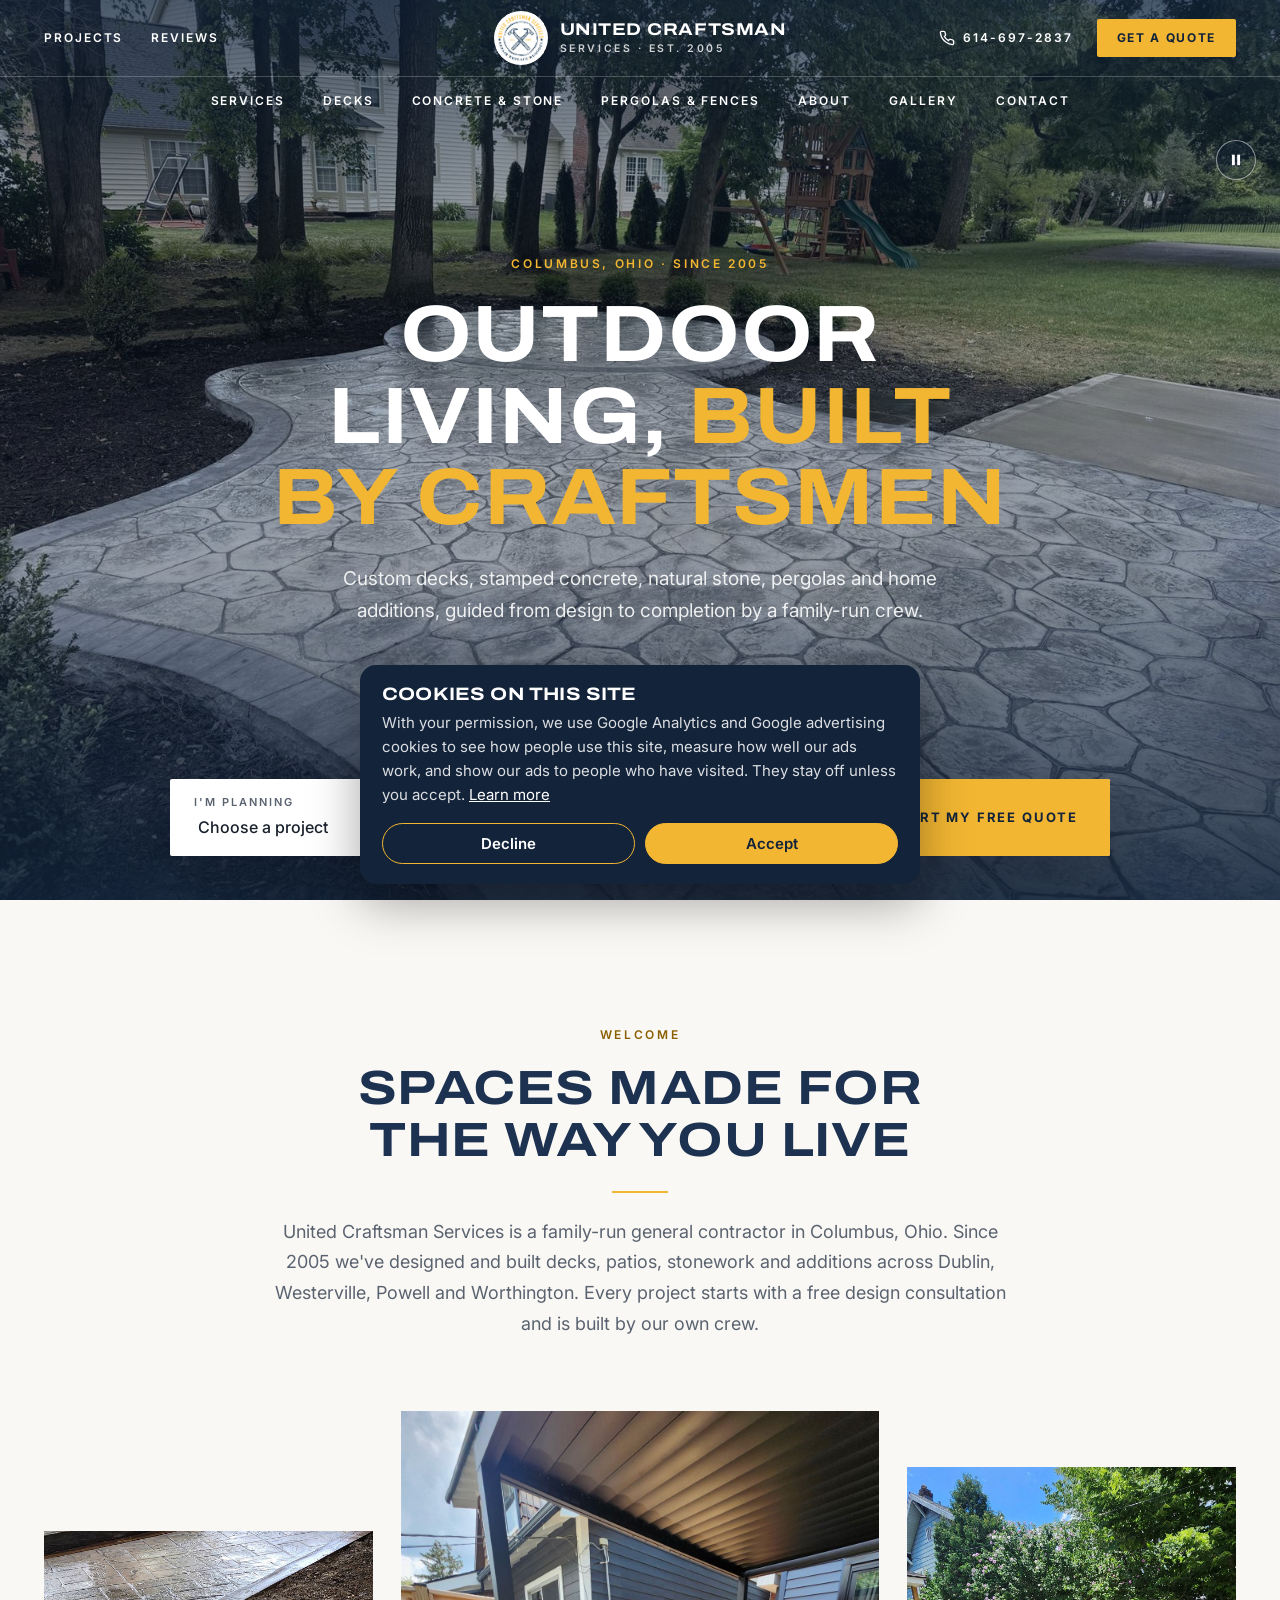
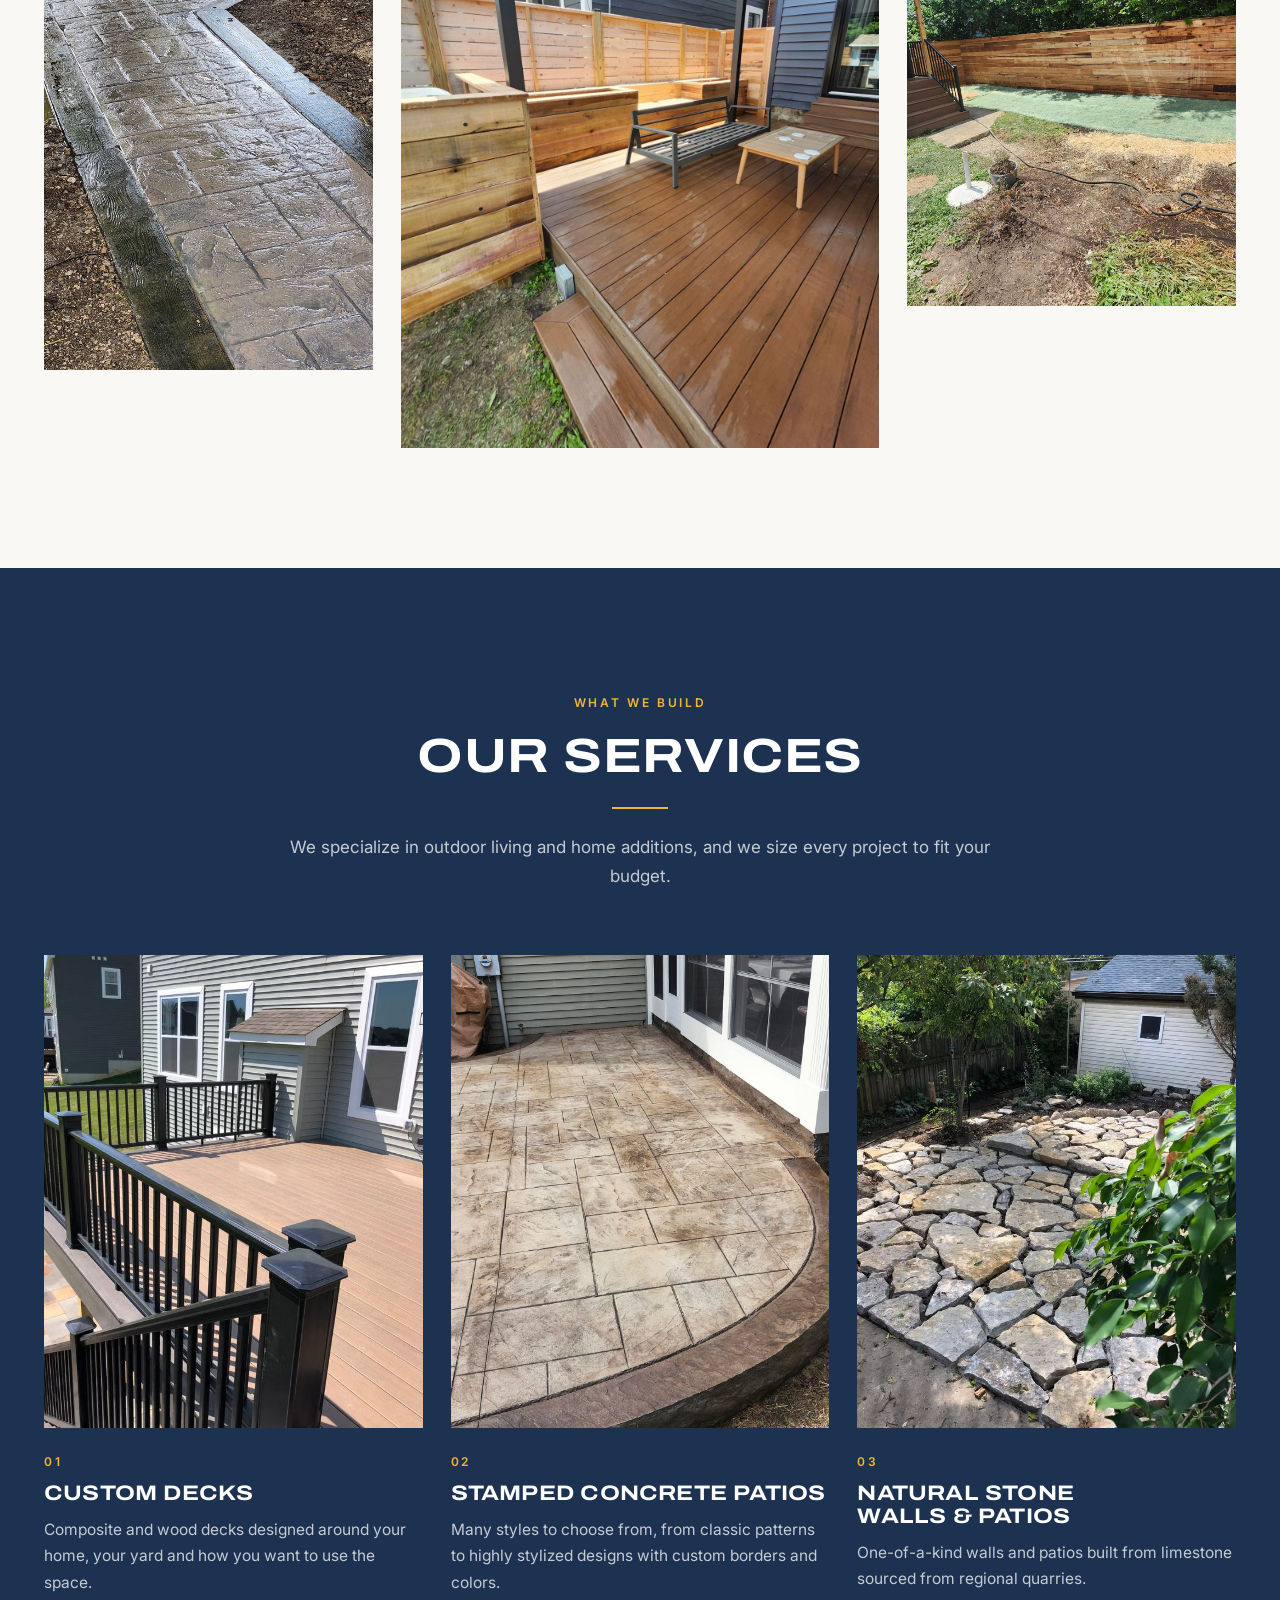
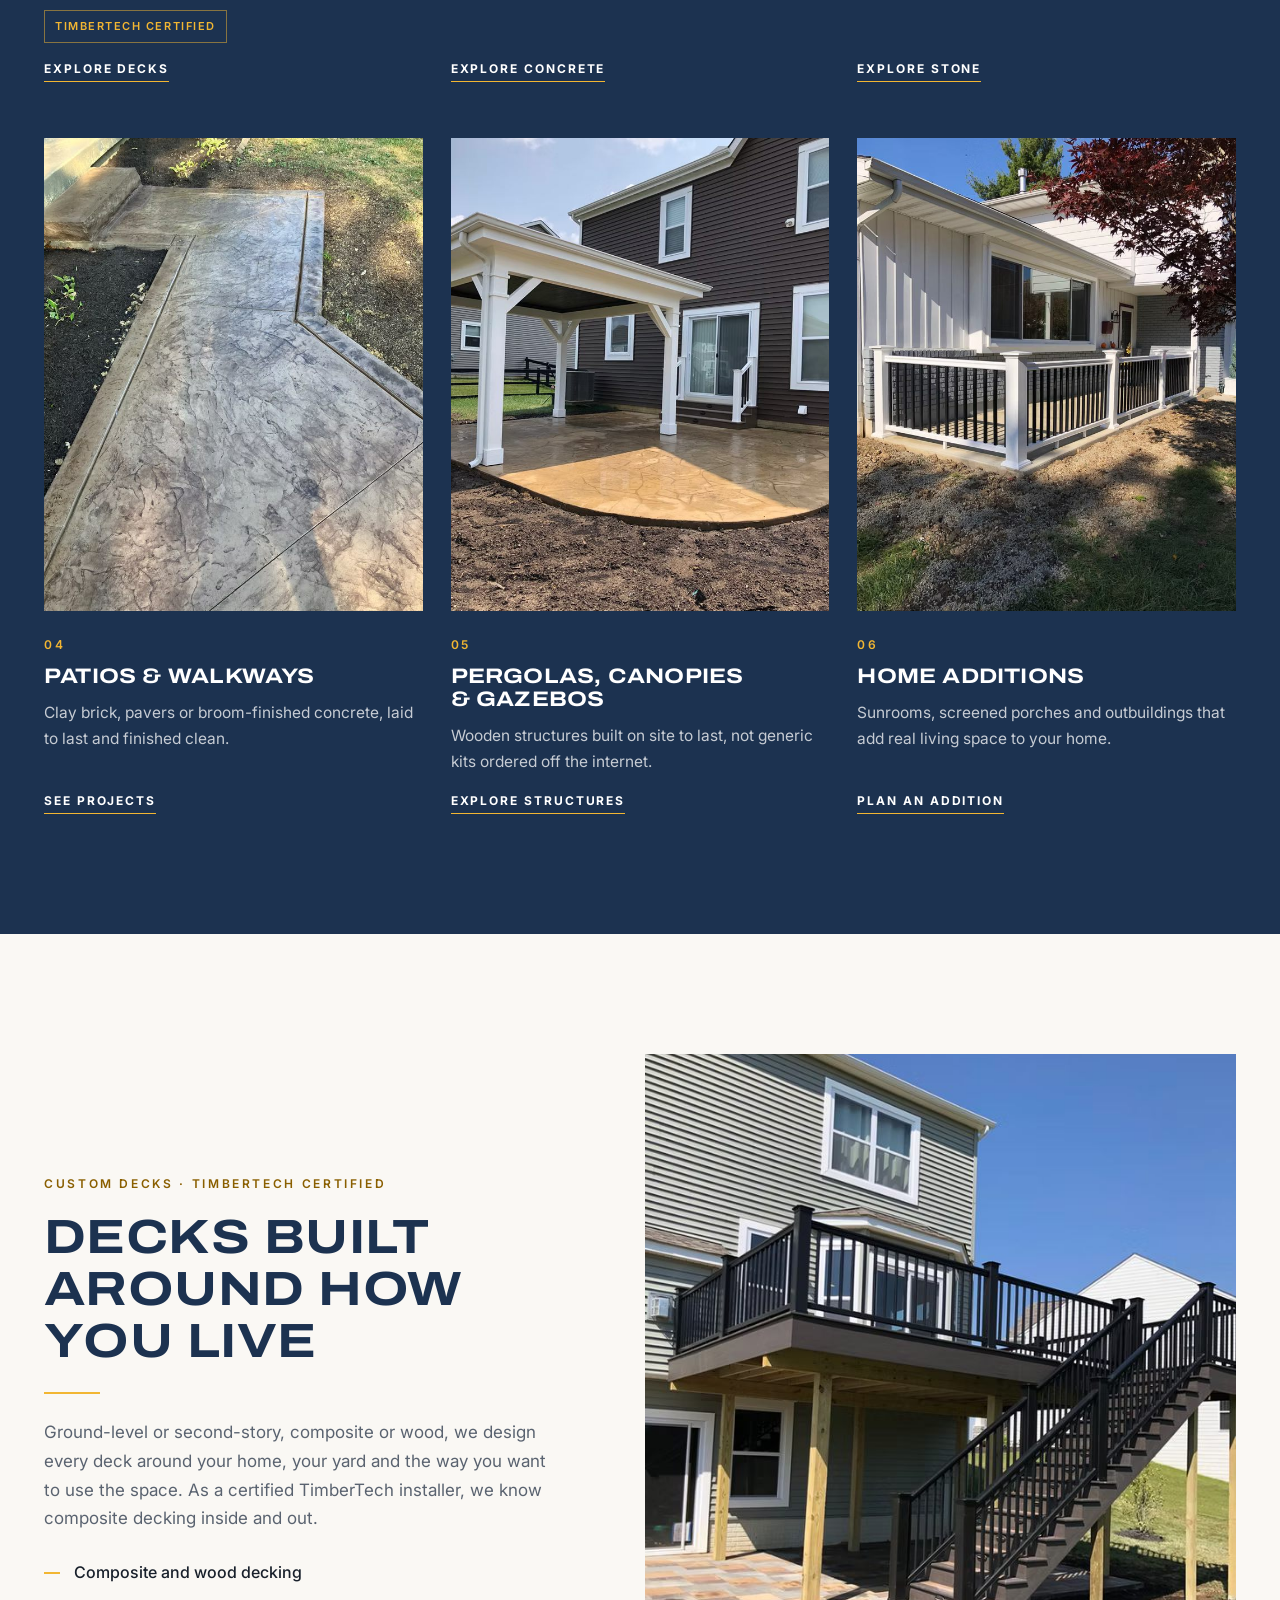
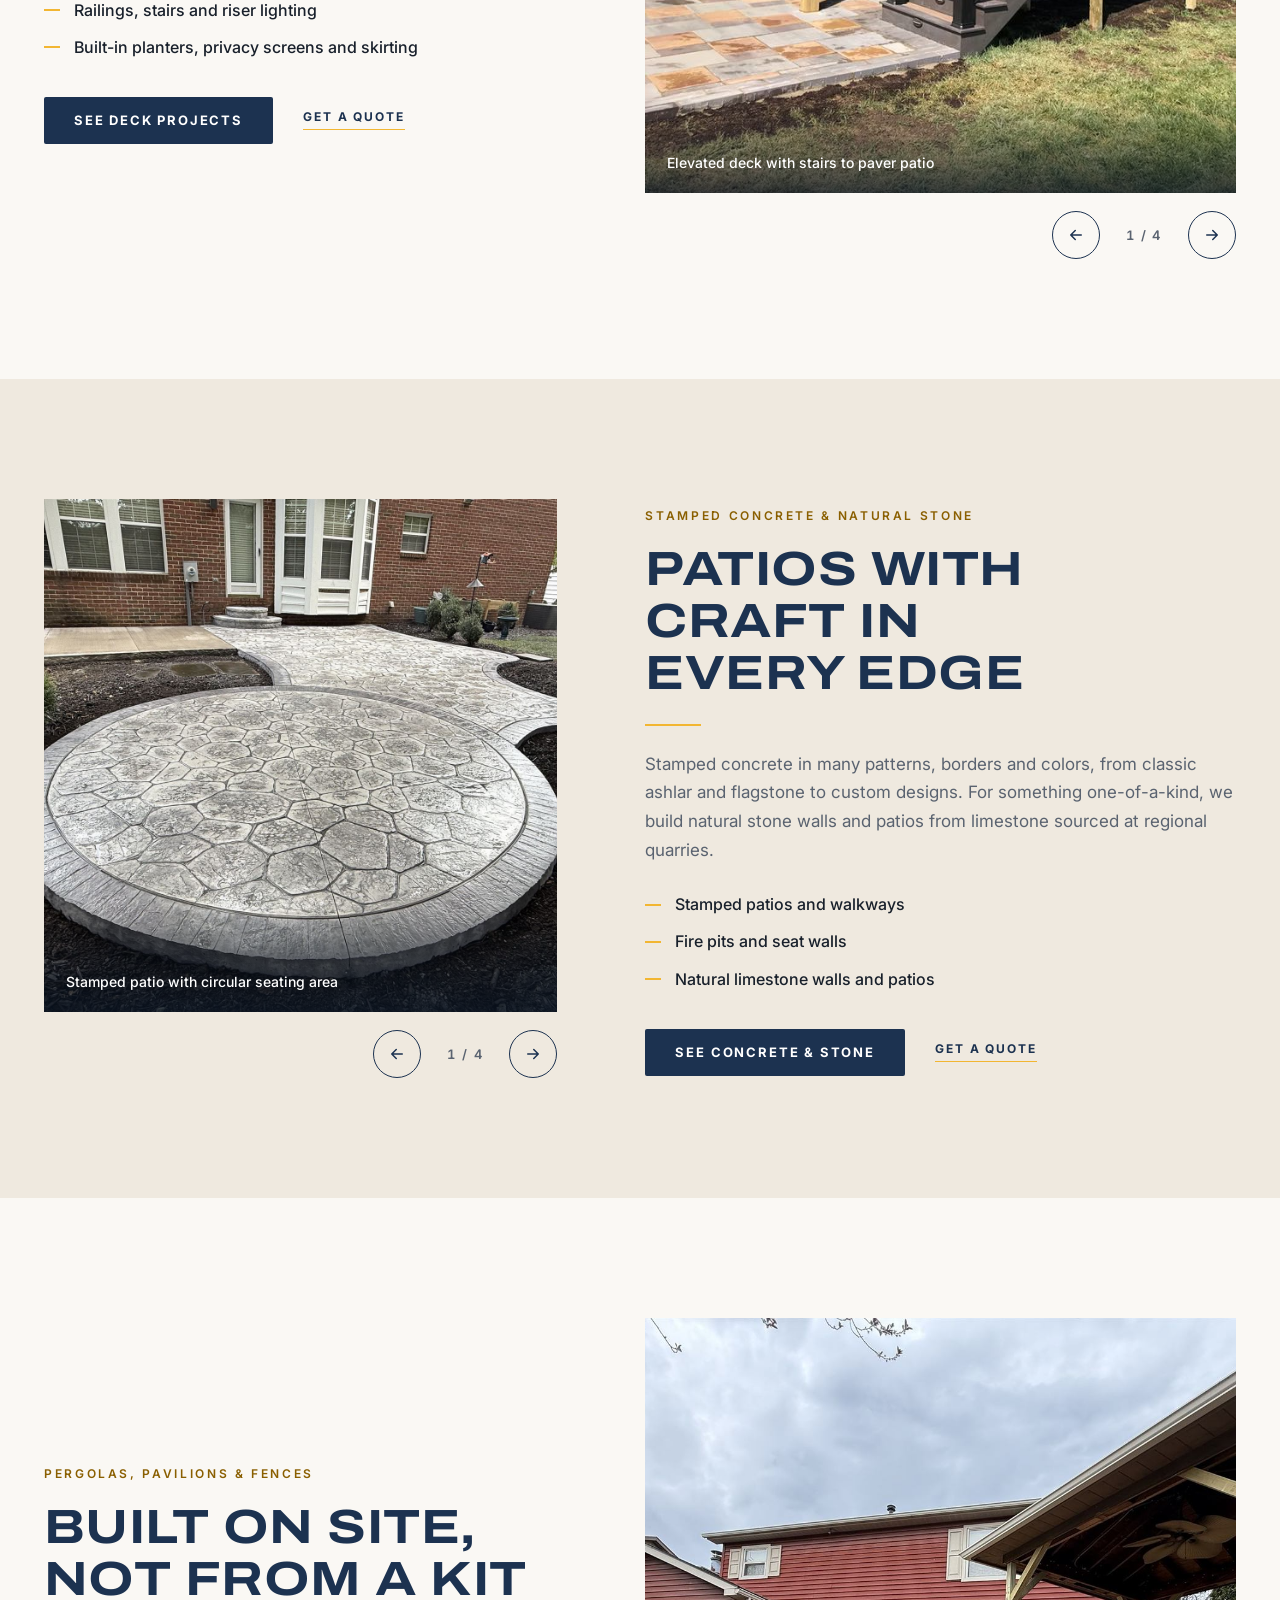
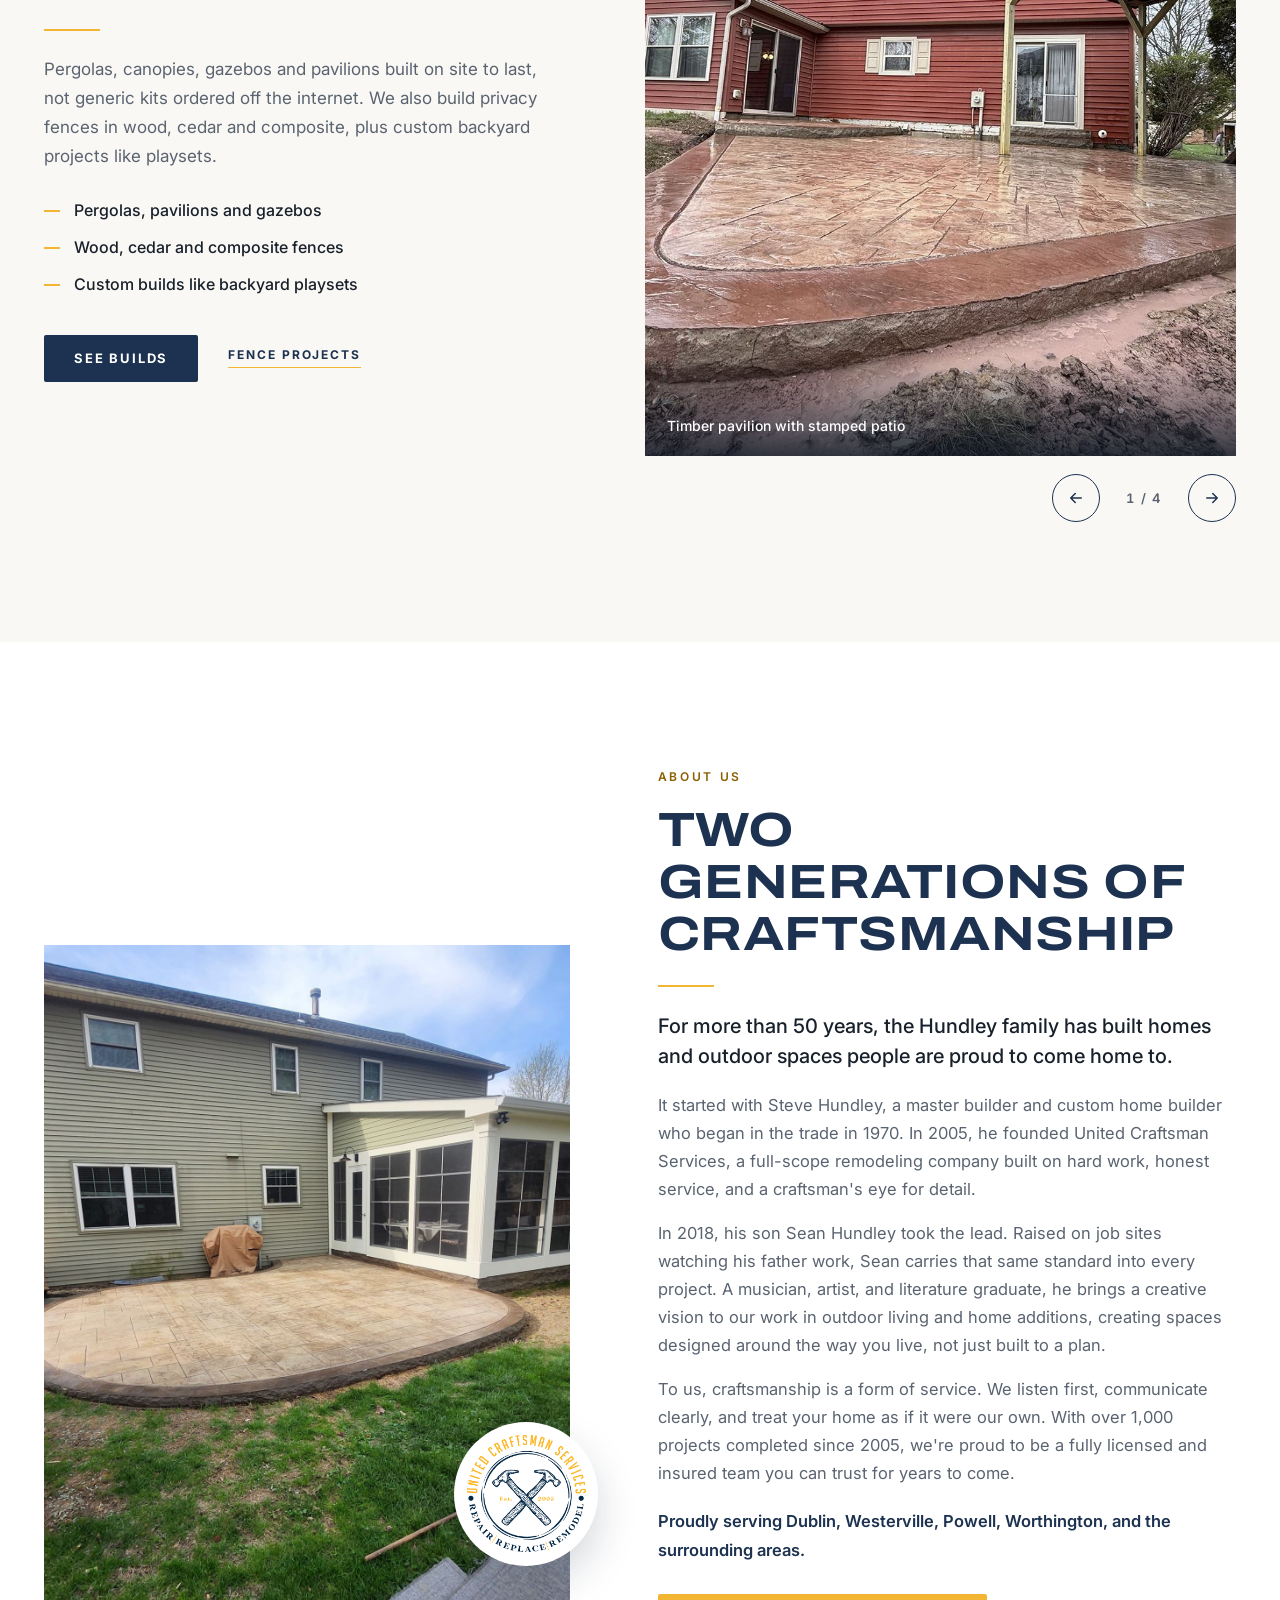
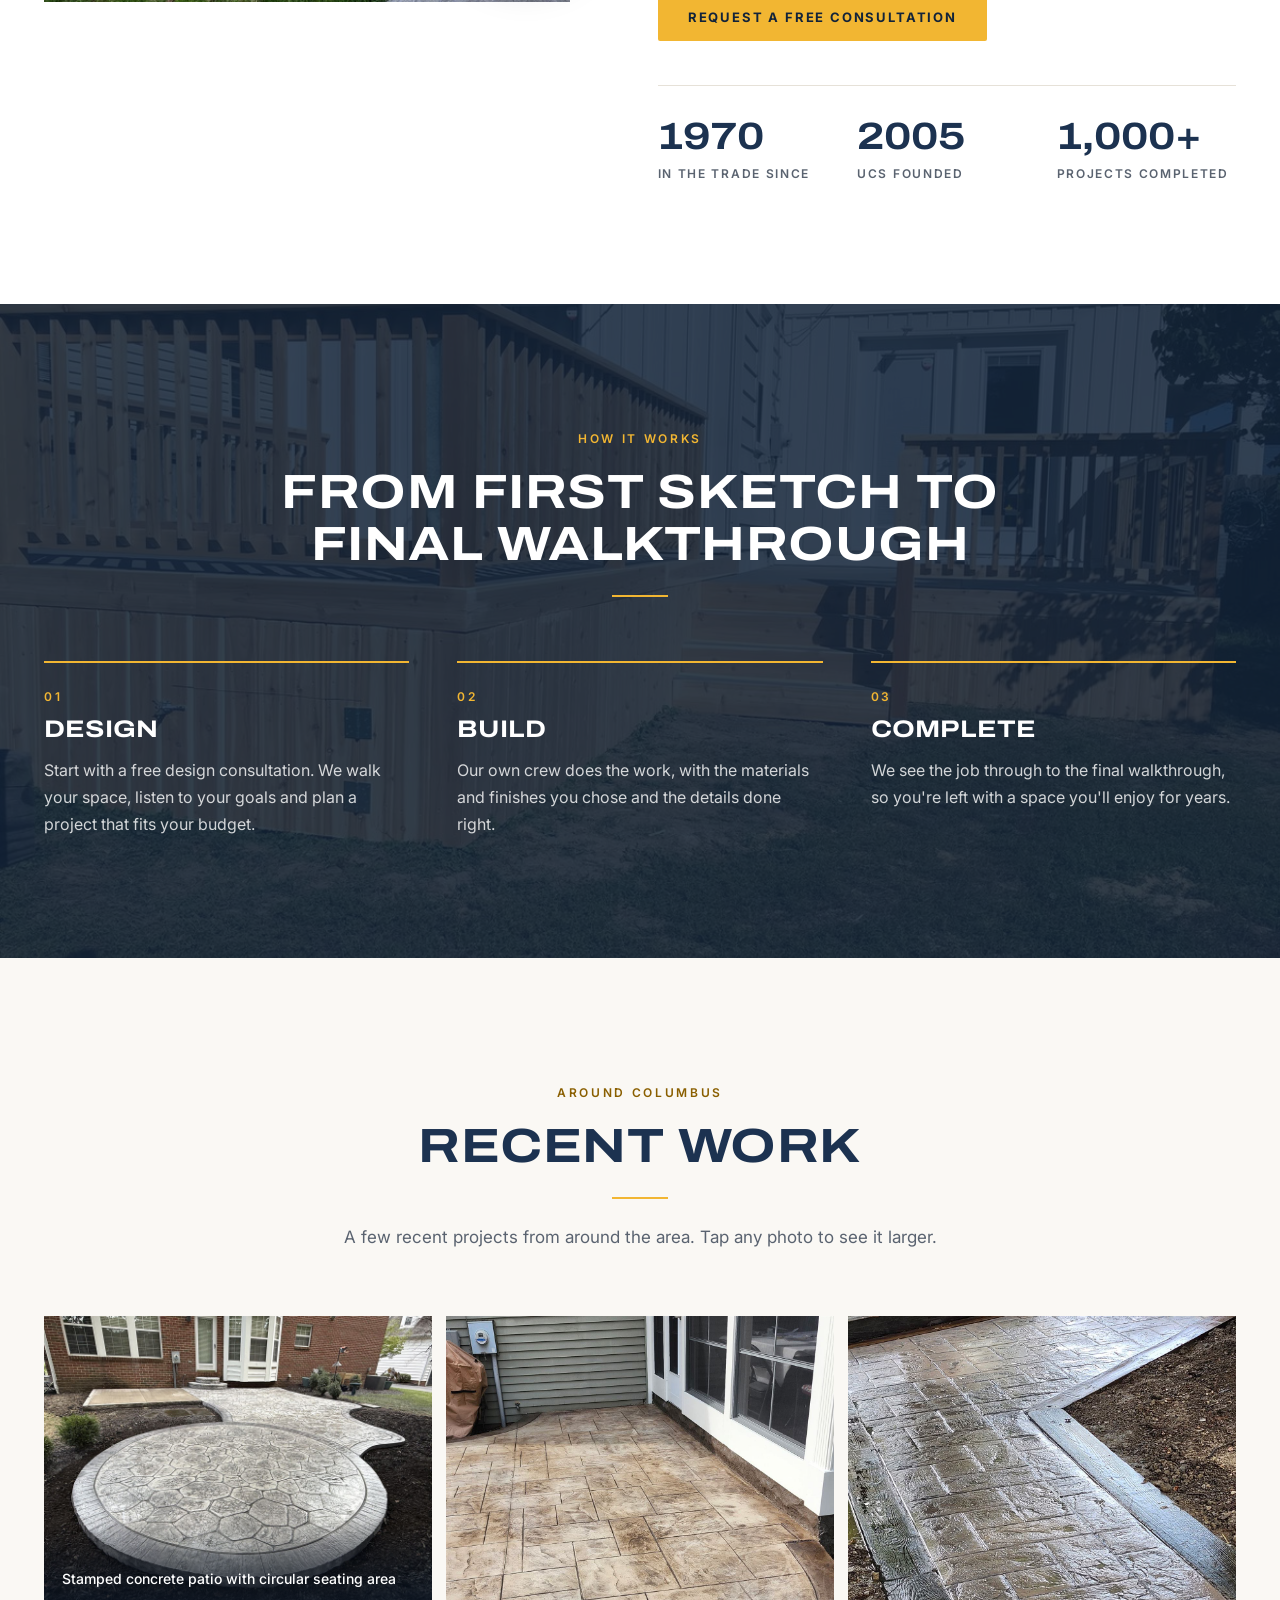
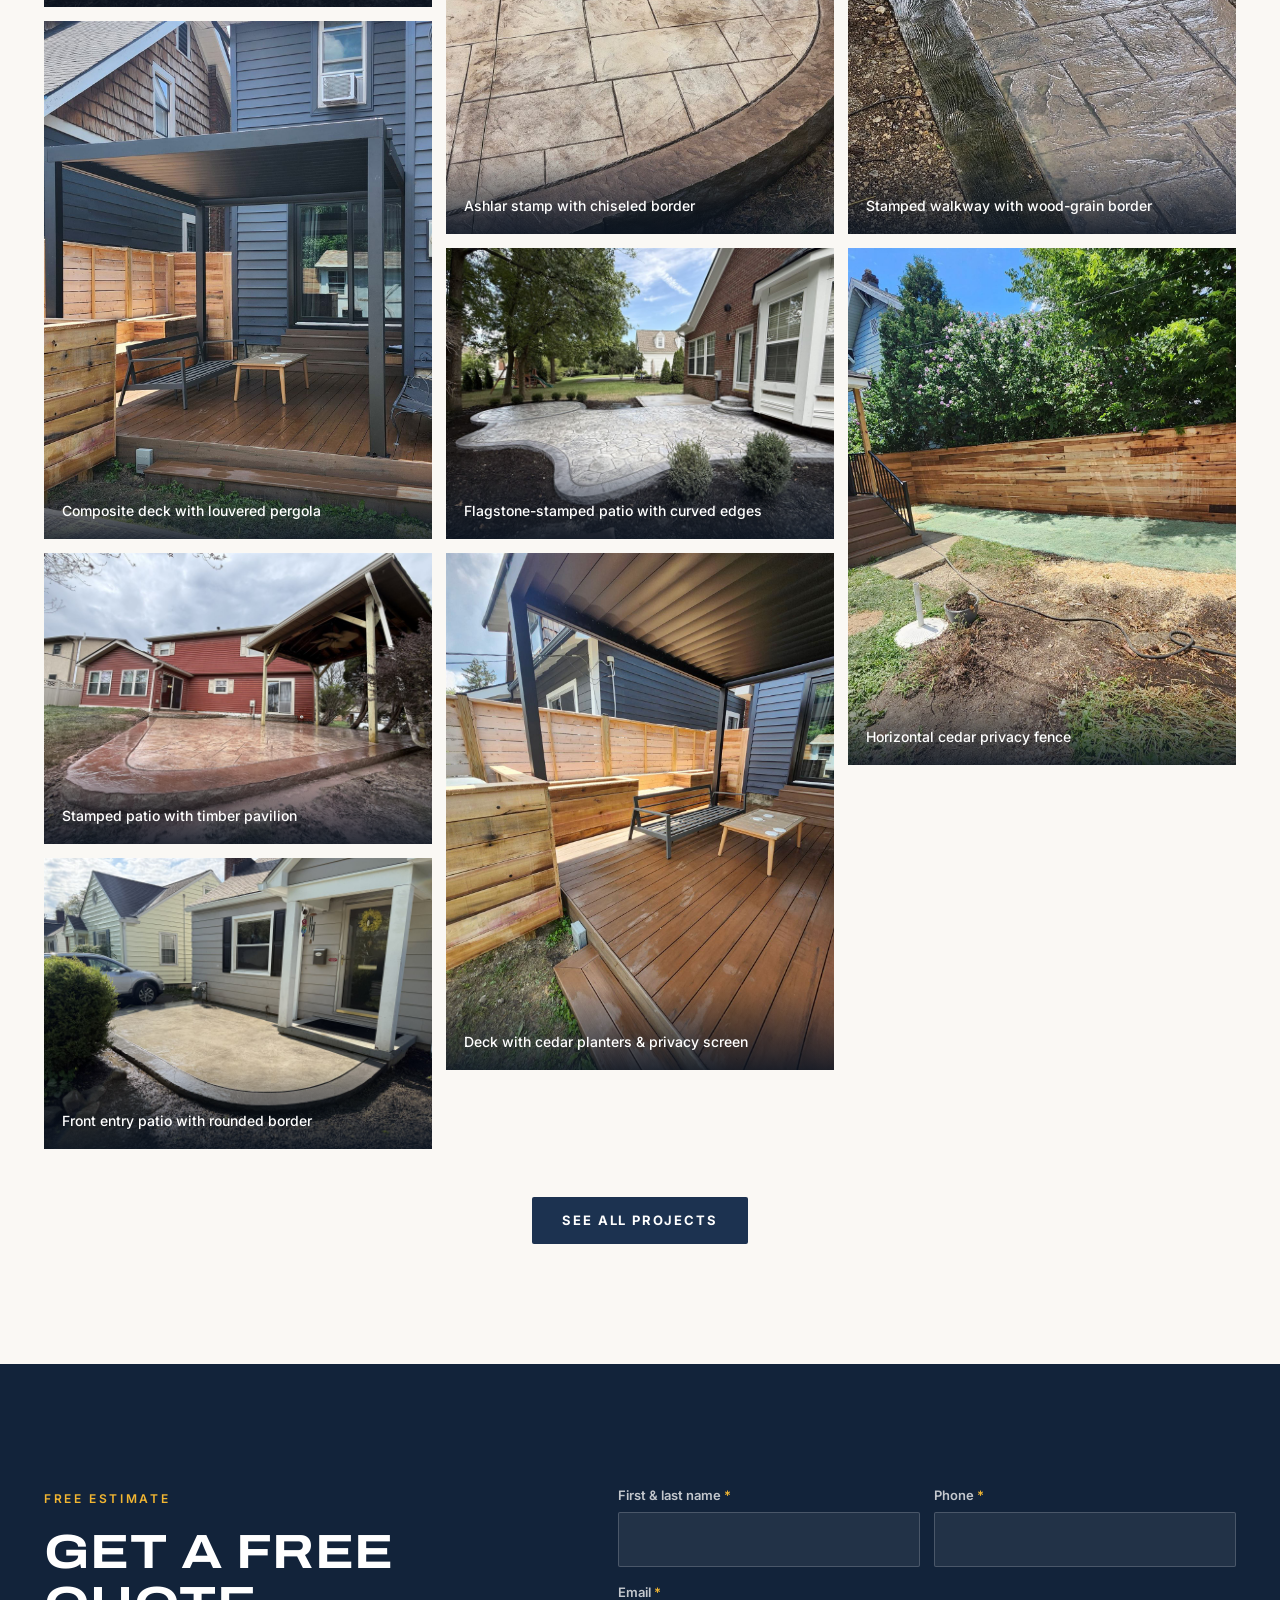
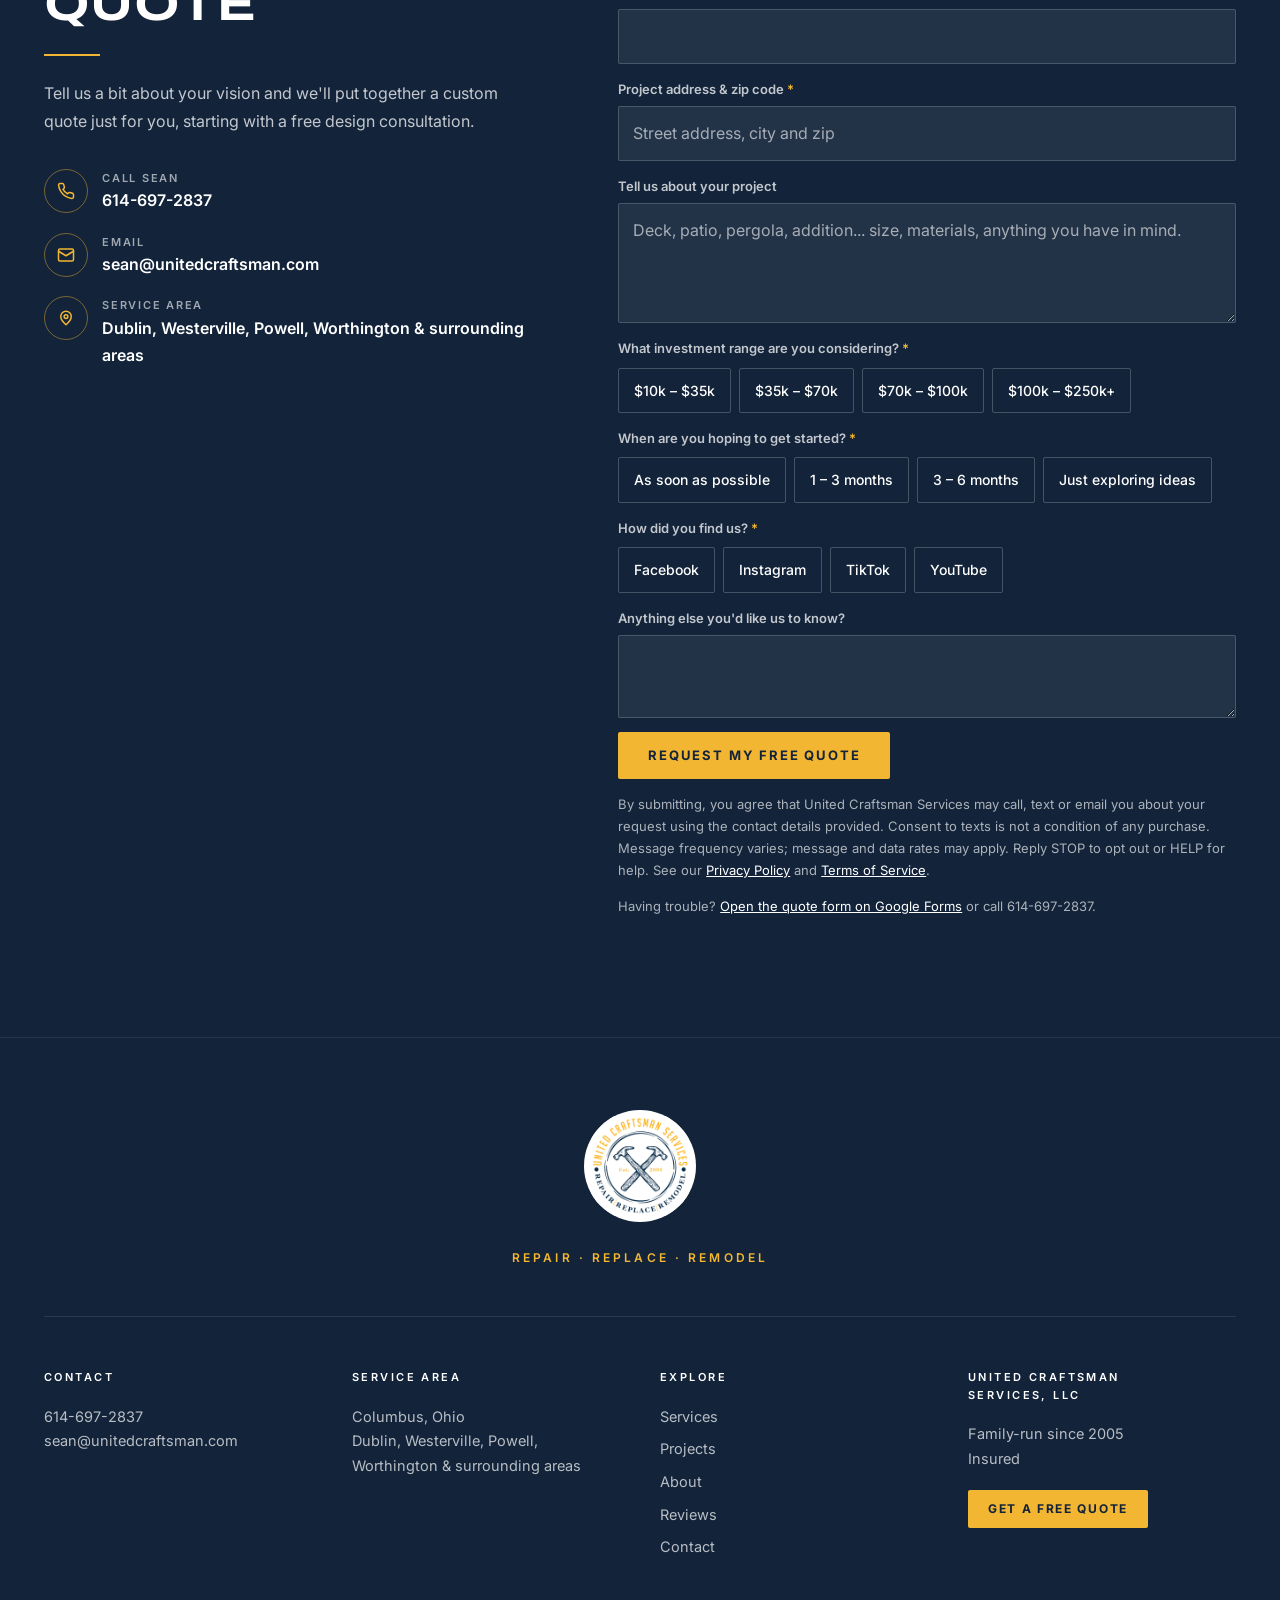
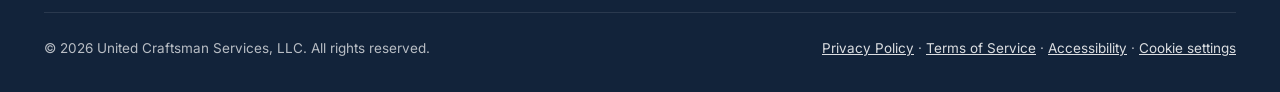
<file: index.html>
<!doctype html>
<html lang="en">
<head>
  <meta charset="utf-8">
  <meta name="viewport" content="width=device-width, initial-scale=1">
  <script>
    // The old GitHub Pages address sends visitors to the same page on unitedcraftsman.com.
    if (location.hostname === 'saintconsulting.github.io') location.replace('https://unitedcraftsman.com' + location.pathname.replace(/^\/ucs-website1/, '') + location.search + location.hash);
  </script>
  <title>United Craftsman Services</title>
  <meta name="description" content="United Craftsman Services: Columbus, Ohio general contractor since 2005. Custom decks, stamped concrete, natural stone, pergolas and home additions. Free design consultations and estimates.">
  <link rel="icon" href="images/logo.png">
  <!-- Link preview (texts, Facebook, email) and main address for search engines. Must be full addresses on the site's own domain. -->
  <meta property="og:type" content="website">
  <meta property="og:site_name" content="United Craftsman Services">
  <meta property="og:title" content="United Craftsman Services | Columbus, Ohio">
  <meta property="og:description" content="Custom decks, stamped concrete, natural stone, pergolas and home additions. Family-run since 2005. Free design consultations and estimates.">
  <link rel="canonical" href="https://unitedcraftsman.com/">
  <meta property="og:url" content="https://unitedcraftsman.com/">
  <meta property="og:image" content="https://unitedcraftsman.com/images/share-preview.jpg">
  <meta property="og:image:width" content="1200">
  <meta property="og:image:height" content="630">
  <meta property="og:image:alt" content="United Craftsman Services logo over a stamped concrete patio: custom decks, stamped concrete, natural stone and pergolas in Columbus, Ohio">
  <meta name="twitter:card" content="summary_large_image">
  <link rel="preconnect" href="https://fonts.googleapis.com">
  <link rel="preconnect" href="https://fonts.gstatic.com" crossorigin>
  <link href="https://fonts.googleapis.com/css2?family=Archivo:wdth,wght@112..125,500..800&family=Inter:wght@400;500;600;700&display=swap" rel="stylesheet">
  <script>document.documentElement.classList.add('js');</script>
  <style>
    :root {
      color-scheme: light;
      --navy: #1c3250;
      --navy-deep: #12233a;
      --gold: #f2b632;
      --gold-hover: #e0a31c;
      --gold-ink: #8a5f00; /* gold dark enough for small text on light backgrounds (AA contrast) */
      --bg: #faf8f4;
      --stone: #efe9df;
      --surface: #ffffff;
      --ink: #18202b;
      --muted: #5a6370;
      --line: #e6e1d8;
      --max: 1240px;
      --gutter: 24px;
      --display: Archivo, Inter, system-ui, sans-serif;
    }

    * { box-sizing: border-box; }
    [hidden] { display: none !important; } /* so "hidden" wins over rules like form { display: grid } */
    html { scroll-behavior: smooth; scroll-padding-top: 124px; }
    body {
      margin: 0;
      background: var(--bg);
      color: var(--ink);
      font-family: Inter, system-ui, -apple-system, "Segoe UI", sans-serif;
      font-size: 16px;
      line-height: 1.7;
      -webkit-font-smoothing: antialiased;
    }
    img { display: block; max-width: 100%; }
    a { color: inherit; }
    h1, h2, h3 {
      font-family: var(--display);
      font-stretch: 118%;
      font-weight: 700;
      text-transform: uppercase;
      letter-spacing: .01em;
      line-height: 1.08;
      margin: 0;
      text-wrap: balance;
    }
    h2 { font-size: clamp(28px, 4vw, 48px); }
    .wrap { max-width: var(--max); margin: 0 auto; padding: 0 var(--gutter); }
    .sr { position: absolute; width: 1px; height: 1px; overflow: hidden; clip: rect(0 0 0 0); white-space: nowrap; }
    .eyebrow {
      display: inline-block;
      font-size: 12px; font-weight: 600; letter-spacing: .22em; text-transform: uppercase;
      color: var(--gold-ink);
    }
    .rule { width: 56px; height: 2px; background: var(--gold); margin: 24px 0; }

    .btn {
      display: inline-flex; align-items: center; justify-content: center; gap: 10px;
      padding: 17px 30px; border: 0; border-radius: 2px;
      background: var(--gold); color: var(--navy-deep);
      font: 700 13px/1 Inter, sans-serif; letter-spacing: .14em; text-transform: uppercase;
      text-decoration: none; cursor: pointer;
      transition: background .2s, color .2s;
    }
    .btn:hover { background: var(--gold-hover); }
    .btn:focus-visible, a:focus-visible, button:focus-visible { outline: 3px solid var(--gold); outline-offset: 3px; }
    .btn svg { width: 16px; height: 16px; }
    .btn-dark { background: var(--navy); color: #fff; }
    .btn-dark:hover { background: var(--navy-deep); }
    .btn-sm { padding: 13px 20px; font-size: 12px; }
    .text-link {
      font: 700 12px/1 Inter, sans-serif; letter-spacing: .16em; text-transform: uppercase;
      color: var(--navy); text-decoration: none; padding-bottom: 6px; border-bottom: 1.5px solid var(--gold);
    }
    .text-link:hover { color: var(--gold-ink); }

    /* Header: transparent over the hero, solid white once you scroll */
    .site-header {
      position: fixed; top: 0; left: 0; right: 0; z-index: 30;
      background: var(--surface); color: var(--navy);
      box-shadow: 0 1px 0 var(--line), 0 10px 30px rgba(18,35,58,.08);
      transition: background .3s, color .3s, box-shadow .3s;
    }
    html.js .site-header:not(.is-solid) { background: transparent; color: #fff; box-shadow: none; }
    .topbar { display: grid; grid-template-columns: 1fr auto 1fr; align-items: center; gap: 16px; height: 76px; transition: height .3s; }
    .site-header.is-solid .topbar { height: 64px; }
    .util { display: flex; align-items: center; gap: 28px; }
    .util-right { justify-content: flex-end; gap: 24px; }
    .util a:not(.btn) {
      text-decoration: none; font-size: 12px; font-weight: 600; letter-spacing: .16em; text-transform: uppercase;
    }
    .util a:not(.btn):hover { color: var(--gold-ink); }
    html.js .site-header:not(.is-solid) .util a:not(.btn):hover { color: var(--gold); }
    .nav-phone { display: inline-flex; align-items: center; gap: 8px; }
    .nav-phone svg { width: 16px; height: 16px; }
    .m-quote, .menu-toggle { display: none; }
    .brand { display: flex; align-items: center; gap: 12px; text-decoration: none; }
    .brand-disc {
      width: 54px; height: 54px; flex: none; border-radius: 50%; padding: 3px;
      background: #fff; overflow: hidden; transition: width .3s, height .3s;
    }
    .site-header.is-solid .brand-disc { width: 46px; height: 46px; }
    .brand-disc img { width: 100%; height: 100%; object-fit: contain; }
    .brand-name {
      font-family: var(--display); font-stretch: 118%; font-weight: 700; text-transform: uppercase;
      font-size: 17px; line-height: 1; letter-spacing: .03em;
    }
    .brand-name small { display: block; font: 600 10.5px/1 Inter, sans-serif; letter-spacing: .24em; opacity: .8; margin-top: 6px; }
    .main-menu { border-top: 1px solid var(--line); transition: border-color .3s; }
    html.js .site-header:not(.is-solid) .main-menu { border-top-color: rgba(255,255,255,.22); }
    .main-menu .wrap { display: flex; justify-content: center; align-items: center; gap: 38px; height: 48px; }
    .main-menu a {
      position: relative; padding: 6px 0; text-decoration: none;
      font-size: 12px; font-weight: 600; letter-spacing: .16em; text-transform: uppercase;
    }
    .main-menu a::after {
      content: ""; position: absolute; left: 0; right: 0; bottom: 0; height: 2px;
      background: var(--gold); transform: scaleX(0); transition: transform .25s;
    }
    .main-menu a:hover::after { transform: scaleX(1); }
    .menu-toggle {
      width: 44px; height: 44px; place-items: center; border: 0; background: transparent; color: inherit; cursor: pointer; padding: 0;
    }
    .menu-toggle svg { width: 26px; height: 26px; }

    /* Slide-out menu (phones and tablets) */
    .menu-panel { position: fixed; inset: 0; z-index: 40; }
    .menu-scrim { position: absolute; inset: 0; background: rgba(8,15,26,.6); opacity: 0; transition: opacity .3s; }
    .menu-sheet {
      position: absolute; top: 0; right: 0; bottom: 0; width: min(400px, 88vw); overflow-y: auto;
      display: flex; flex-direction: column; padding: 16px 28px 32px;
      background: var(--navy-deep); color: #fff; transform: translateX(100%); transition: transform .3s ease;
    }
    .menu-panel.open .menu-scrim { opacity: 1; }
    .menu-panel.open .menu-sheet { transform: none; }
    .menu-close {
      align-self: flex-end; width: 44px; height: 44px; border-radius: 50%; border: 0; cursor: pointer;
      background: rgba(255,255,255,.1); color: #fff; font-size: 26px; line-height: 1;
    }
    .menu-sheet nav { margin-top: 16px; }
    .menu-sheet nav a {
      display: block; padding: 14px 0; border-bottom: 1px solid rgba(255,255,255,.12); text-decoration: none;
      font-family: var(--display); font-stretch: 118%; font-weight: 700; text-transform: uppercase; font-size: 22px; line-height: 1.2;
    }
    .menu-sheet nav a:hover { color: var(--gold); }
    .menu-contact { margin-top: auto; padding-top: 32px; display: grid; gap: 14px; }
    .menu-contact a:not(.btn) { color: rgba(255,255,255,.85); text-decoration: none; font-weight: 500; }

    /* Hero */
    .hero {
      position: relative; overflow: hidden; color: #fff; background: var(--navy-deep);
      display: flex; flex-direction: column;
      min-height: 640px; min-height: max(640px, 100vh); min-height: max(640px, 100svh);
      padding-top: 150px;
    }
    .hero-slides img {
      position: absolute; inset: 0; width: 100%; height: 100%; object-fit: cover;
      opacity: 0; transform: scale(1.06); transition: opacity 1.4s ease, transform 8s linear;
    }
    .hero-slides img.is-active { opacity: 1; transform: scale(1); }
    .hero::before {
      content: ""; position: absolute; inset: 0; z-index: 1;
      background: linear-gradient(180deg, rgba(18,35,58,.75) 0%, rgba(18,35,58,.3) 32%, rgba(18,35,58,.4) 62%, rgba(18,35,58,.88) 100%);
    }
    .hero-inner {
      position: relative; z-index: 2; flex: 1; width: 100%;
      display: flex; flex-direction: column; align-items: center; justify-content: center; text-align: center;
      padding-bottom: 48px;
    }
    .hero .eyebrow { color: var(--gold); }
    .hero h1 { font-size: clamp(30px, 6.6vw, 80px); font-stretch: 112%; max-width: 14ch; margin: 20px 0 0; line-height: 1.02; }
    .hero h1 em { font-style: normal; color: var(--gold); }
    .hero p { font-size: clamp(16px, 1.6vw, 19px); max-width: 52ch; margin: 24px 0 0; color: rgba(255,255,255,.88); }
    .hero-pause {
      position: absolute; z-index: 3; top: 140px; right: var(--gutter);
      width: 40px; height: 40px; border-radius: 50%; display: grid; place-items: center; cursor: pointer;
      border: 1.5px solid rgba(255,255,255,.5); background: rgba(18,35,58,.3); color: #fff; padding: 0;
    }
    .hero-pause svg { width: 14px; height: 14px; }
    .hero-pause .i-play, .hero-pause.paused .i-pause { display: none; }
    .hero-pause.paused .i-play { display: block; }

    /* Quick-start bar over the hero, like a booking bar */
    .quickquote {
      position: relative; z-index: 2; width: calc(100% - 2 * var(--gutter)); max-width: 940px; margin: 0 auto 44px;
      display: grid; grid-template-columns: 1.3fr 1fr auto; gap: 0;
      background: var(--surface); color: var(--ink); border-radius: 2px;
      box-shadow: 0 24px 60px rgba(8,15,26,.35);
    }
    .qq-field { padding: 14px 24px 12px; border-right: 1px solid var(--line); }
    .qq-field:focus-within { box-shadow: inset 0 -3px 0 var(--gold); }
    .qq-field label { display: block; font-size: 11px; font-weight: 600; letter-spacing: .18em; text-transform: uppercase; color: var(--muted); }
    .qq-field select, .qq-field input {
      width: 100%; border: 0; background: transparent; padding: 4px 0; outline: none;
      font: 500 16px/1.5 Inter, sans-serif; color: var(--ink);
    }
    .qq-field input::placeholder { color: #8a929c; }
    .quickquote .btn { border-radius: 0 2px 2px 0; padding-inline: 32px; }

    section { padding: 120px 0; }

    /* Intro */
    .intro { text-align: center; }
    .intro-text { max-width: 760px; margin: 0 auto; }
    .intro-text h2 { color: var(--navy); margin-top: 16px; }
    .intro-text .rule { margin-inline: auto; }
    .intro-text p { font-size: 18px; color: var(--muted); margin: 0; }
    .collage { display: grid; grid-template-columns: 1fr 1.45fr 1fr; gap: 28px; align-items: start; margin-top: 72px; }
    .collage figure { margin: 0; overflow: hidden; background: var(--stone); }
    .collage img { width: 100%; aspect-ratio: 3 / 4; object-fit: cover; }
    .collage .c-left { margin-top: 120px; }
    .collage .c-right { margin-top: 56px; }

    /* Section heads */
    .sec-head { max-width: 720px; margin: 0 auto 64px; text-align: center; }
    .sec-head h2 { margin-top: 16px; color: var(--navy); }
    .sec-head .rule { margin-inline: auto; }
    .sec-head p { margin: 0; color: var(--muted); font-size: 17px; }
    .dark .eyebrow { color: var(--gold); }
    .dark .sec-head h2 { color: #fff; }
    .dark .sec-head p { color: rgba(255,255,255,.75); }

    /* Services cards */
    .services-sec { background: var(--navy); color: #fff; }
    .cards { display: grid; grid-template-columns: repeat(3, 1fr); gap: 56px 28px; }
    .card { display: flex; flex-direction: column; }
    .card-img { overflow: hidden; aspect-ratio: 4 / 5; background: var(--navy-deep); }
    .card-img img { width: 100%; height: 100%; object-fit: cover; transition: transform .6s ease; }
    .card:hover .card-img img { transform: scale(1.05); }
    .card-body { padding-top: 24px; display: flex; flex-direction: column; flex: 1; align-items: flex-start; }
    .num { font-size: 12px; font-weight: 600; letter-spacing: .22em; color: var(--gold); }
    .card h3 { font-size: 21px; margin: 10px 0 12px; }
    .card p { margin: 0 0 20px; color: rgba(255,255,255,.75); font-size: 15.5px; }
    .card .text-link { color: #fff; margin-top: auto; }
    .card .text-link:hover { color: var(--gold); }
    .tag {
      display: inline-block; margin: -6px 0 20px; padding: 6px 10px;
      border: 1px solid rgba(242,182,50,.5); color: var(--gold);
      font-size: 11px; font-weight: 600; letter-spacing: .14em; text-transform: uppercase;
    }

    /* Feature splits with photo sliders */
    .feature.stone { background: var(--stone); }
    .feature-grid { display: grid; grid-template-columns: 1fr 1.15fr; gap: 88px; align-items: center; }
    .feature.reverse .feature-copy { order: 2; }
    .feature-copy h2 { color: var(--navy); margin-top: 16px; }
    .feature-copy p { color: var(--muted); font-size: 17px; margin: 0 0 16px; }
    .ticks { list-style: none; margin: 26px 0 36px; padding: 0; display: grid; gap: 10px; }
    .ticks li { display: flex; align-items: center; gap: 14px; font-weight: 500; color: var(--ink); }
    .ticks li::before { content: ""; width: 16px; height: 2px; background: var(--gold); flex: none; }
    .actions { display: flex; flex-wrap: wrap; align-items: center; gap: 18px 30px; }

    .slider-track {
      display: flex; overflow-x: auto; scroll-snap-type: x mandatory; scroll-behavior: smooth;
      scrollbar-width: none;
    }
    .slider-track::-webkit-scrollbar { display: none; }
    .slider-track:focus-visible { outline: 3px solid var(--gold); outline-offset: 3px; }
    .slider figure { flex: 0 0 100%; margin: 0; position: relative; scroll-snap-align: start; background: var(--navy-deep); }
    .slider img { width: 100%; aspect-ratio: var(--ratio, 1); object-fit: cover; }
    .slider figcaption {
      position: absolute; left: 0; right: 0; bottom: 0; padding: 56px 22px 18px;
      color: #fff; font-size: 14px; font-weight: 500;
      background: linear-gradient(0deg, rgba(10,20,34,.8), transparent);
    }
    .slider-ui { display: flex; align-items: center; justify-content: flex-end; gap: 14px; margin-top: 18px; }
    .slider-ui button {
      width: 48px; height: 48px; border-radius: 50%; display: grid; place-items: center; padding: 0; cursor: pointer;
      border: 1.5px solid var(--navy); background: transparent; color: var(--navy); transition: background .2s, color .2s;
    }
    .slider-ui button:hover { background: var(--navy); color: #fff; }
    .slider-ui svg { width: 18px; height: 18px; }
    .slider-count { min-width: 60px; text-align: center; font-size: 13px; font-weight: 600; letter-spacing: .14em; color: var(--muted); font-variant-numeric: tabular-nums; }

    /* About */
    .about { background: var(--surface); }
    .about-grid { display: grid; grid-template-columns: 1fr 1.1fr; gap: 88px; align-items: center; }
    .about-photo { position: relative; }
    .about-photo > img { aspect-ratio: 4 / 5; object-fit: cover; width: 100%; }
    .about-badge {
      position: absolute; right: -28px; bottom: 36px;
      background: var(--surface); border-radius: 50%; padding: 10px; overflow: hidden;
      box-shadow: 0 18px 40px rgba(18,35,58,.18);
    }
    .about-badge img { width: 124px; height: 124px; border-radius: 50%; }
    .about-copy h2 { color: var(--navy); margin-top: 16px; }
    .about-copy p { color: var(--muted); margin: 0 0 16px; font-size: 16.5px; }
    .about-copy .lead { color: var(--ink); font-size: 20px; line-height: 1.5; font-weight: 500; margin-bottom: 20px; }
    .about-copy .about-area { color: var(--navy); font-weight: 600; margin: 20px 0 30px; }
    .stats { display: grid; grid-template-columns: repeat(3, 1fr); gap: 20px; margin-top: 44px; padding-top: 32px; border-top: 1px solid var(--line); }
    .stats strong { display: block; font-family: var(--display); font-stretch: 118%; font-weight: 700; font-size: 38px; line-height: 1; color: var(--navy); }
    .stats span { display: block; margin-top: 8px; font-size: 12px; font-weight: 600; letter-spacing: .14em; text-transform: uppercase; color: var(--muted); }

    /* Process band over a photo */
    .process { position: relative; overflow: hidden; color: #fff; background: var(--navy-deep); }
    .process > img { position: absolute; inset: 0; width: 100%; height: 100%; object-fit: cover; }
    .process::before { content: ""; position: absolute; inset: 0; z-index: 1; background: rgba(18,35,58,.86); }
    .process .wrap { position: relative; z-index: 2; }
    .steps { display: grid; grid-template-columns: repeat(3, 1fr); gap: 48px; counter-reset: step; }
    .step { padding-top: 28px; border-top: 2px solid var(--gold); }
    .step h3 { font-size: 24px; margin-bottom: 14px; }
    .step h3::before { counter-increment: step; content: "0" counter(step); display: block; margin-bottom: 14px; font: 600 12px/1 Inter, sans-serif; letter-spacing: .22em; color: var(--gold); }
    .step p { margin: 0; color: rgba(255,255,255,.8); }

    /* Testimonials */
    .quotes { display: grid; grid-template-columns: repeat(auto-fit, minmax(280px, 1fr)); gap: 24px; }
    .quote-card {
      margin: 0; background: var(--surface); border: 1px solid var(--line);
      padding: 34px 30px; display: flex; flex-direction: column; gap: 20px;
    }
    .quote-card blockquote { margin: 0; font-size: 17px; line-height: 1.6; color: var(--ink); }
    .quote-card blockquote::before {
      content: "\201C"; display: block; height: 34px;
      font-family: Georgia, serif; font-size: 64px; line-height: 1; color: var(--gold);
    }
    .quote-card figcaption { margin-top: auto; padding-top: 18px; border-top: 1px solid var(--line); font-size: 14px; color: var(--muted); }
    .quote-card figcaption strong { display: block; color: var(--navy); font-size: 15px; }
    .center-cta { margin-top: 48px; text-align: center; }

    /* Photo gallery */
    .gallery { columns: 3 300px; column-gap: 14px; }
    .gallery figure {
      margin: 0 0 14px; break-inside: avoid; position: relative;
      overflow: hidden; cursor: zoom-in; background: var(--navy-deep);
    }
    .gallery img { width: 100%; height: auto; transition: transform .6s ease; }
    .gallery figure:hover img { transform: scale(1.04); }
    .gallery figcaption {
      position: absolute; left: 0; right: 0; bottom: 0;
      padding: 44px 18px 16px; color: #fff; font-size: 14px; font-weight: 500;
      background: linear-gradient(0deg, rgba(10,20,34,.85), transparent);
    }

    .lightbox {
      position: fixed; inset: 0; z-index: 50; display: none;
      align-items: center; justify-content: center; padding: 24px;
      background: rgba(8,15,26,.94);
    }
    .lightbox.open { display: flex; }
    .lightbox img { max-height: 84vh; width: auto; }
    .lightbox p { position: absolute; bottom: 20px; left: 0; right: 0; text-align: center; color: #fff; margin: 0; padding: 0 16px; }
    .lightbox button {
      position: absolute; top: 16px; right: 16px; width: 44px; height: 44px; border-radius: 50%;
      border: 0; background: rgba(255,255,255,.12); color: #fff; font-size: 24px; cursor: pointer;
    }

    /* Quote */
    .quote-sec { background: var(--navy-deep); color: #fff; position: relative; overflow: hidden; }
    .quote-grid { display: grid; grid-template-columns: 1fr 1.25fr; gap: 80px; }
    .quote-grid .eyebrow { color: var(--gold); }
    .quote-grid h2 { margin-top: 16px; }
    .quote-grid > div > p { color: rgba(255,255,255,.75); margin: 0 0 34px; }
    .contact-list { list-style: none; margin: 0; padding: 0; display: grid; gap: 18px; }
    .contact-list li { display: flex; gap: 14px; align-items: flex-start; }
    .contact-list .ico {
      width: 44px; height: 44px; border-radius: 50%; flex: none;
      display: grid; place-items: center; border: 1px solid rgba(242,182,50,.45); color: var(--gold);
    }
    .contact-list svg { width: 18px; height: 18px; }
    .contact-list small { display: block; color: rgba(255,255,255,.6); font-size: 11px; font-weight: 600; letter-spacing: .16em; text-transform: uppercase; }
    .contact-list a, .contact-list b { font-weight: 600; text-decoration: none; word-break: break-word; }
    .contact-list a:hover { color: var(--gold); }

    form { display: grid; grid-template-columns: 1fr 1fr; gap: 14px; position: relative; z-index: 1; }
    .field { display: flex; flex-direction: column; gap: 6px; }
    .field.full { grid-column: 1 / -1; }
    label { font-size: 13px; font-weight: 600; color: rgba(255,255,255,.75); }
    input, select, textarea {
      font: inherit; color: #fff; width: 100%;
      background: rgba(255,255,255,.07); border: 1px solid rgba(255,255,255,.18);
      border-radius: 2px; padding: 13px 14px;
    }
    input::placeholder, textarea::placeholder { color: rgba(255,255,255,.6); }
    select option { color: var(--ink); }
    input:focus, select:focus, textarea:focus { outline: none; border-color: var(--gold); background: rgba(255,255,255,.1); }
    textarea { resize: vertical; min-height: 120px; }
    #quote-form .btn { grid-column: 1 / -1; justify-self: start; }
    .req { color: var(--gold); }
    fieldset { grid-column: 1 / -1; border: 0; margin: 0; padding: 0; min-width: 0; }
    legend { font-size: 13px; font-weight: 600; color: rgba(255,255,255,.75); padding: 0; margin-bottom: 8px; }
    .chips { display: flex; flex-wrap: wrap; gap: 8px; }
    .chip { position: relative; }
    .chip input { position: absolute; opacity: 0; width: 1px; height: 1px; }
    .chip span {
      display: inline-block; padding: 10px 15px; border-radius: 2px; cursor: pointer;
      border: 1px solid rgba(255,255,255,.22); font-size: 14px; font-weight: 500; color: #fff;
      transition: background .15s, border-color .15s;
    }
    .chip span:hover { border-color: var(--gold); }
    .chip input:checked + span { background: var(--gold); border-color: var(--gold); color: var(--navy-deep); font-weight: 600; }
    .chip input:focus-visible + span { outline: 3px solid var(--gold); outline-offset: 2px; }
    [aria-invalid="true"], fieldset[aria-invalid="true"] .chip span { border-color: #ffd27a; }
    .form-note { grid-column: 1 / -1; margin: 0; font-size: 13px; color: rgba(255,255,255,.65); }
    .form-note a { color: #fff; }
    .form-error { grid-column: 1 / -1; color: #ffd27a; font-size: 14px; margin: 0; }
    .form-done { position: relative; z-index: 1; align-self: center; }
    .form-done h3 { font-size: 32px; color: var(--gold); margin-bottom: 14px; }
    .form-done p { color: rgba(255,255,255,.85); margin: 0 0 12px; }

    .skip {
      position: absolute; left: 16px; top: -60px; z-index: 60;
      background: var(--gold); color: var(--navy-deep); padding: 10px 16px; font-weight: 600;
    }
    .skip:focus { top: 12px; }

    /* Footer */
    footer { background: var(--navy-deep); color: rgba(255,255,255,.7); font-size: 14.5px; border-top: 1px solid rgba(255,255,255,.08); }
    .foot-top { padding: 72px 0 48px; text-align: center; border-bottom: 1px solid rgba(255,255,255,.1); }
    .foot-disc { display: inline-block; width: 112px; height: 112px; padding: 6px; border-radius: 50%; background: #fff; overflow: hidden; }
    .foot-disc img { width: 100%; height: 100%; object-fit: contain; }
    .foot-top p { margin: 18px 0 0; font-size: 12px; font-weight: 600; letter-spacing: .26em; text-transform: uppercase; color: var(--gold); }
    .foot-cols { display: grid; grid-template-columns: repeat(4, 1fr); gap: 40px; padding: 52px 0; }
    .foot-cols h3 { font: 600 11px/1.6 Inter, sans-serif; letter-spacing: .22em; color: #fff; margin-bottom: 18px; }
    .foot-cols p { margin: 0 0 18px; }
    .foot-cols a { text-decoration: none; }
    .foot-cols a:not(.btn):hover { color: var(--gold); }
    .foot-cols nav { display: grid; gap: 8px; }
    .copy { padding: 24px 0 32px; border-top: 1px solid rgba(255,255,255,.1); display: flex; flex-wrap: wrap; justify-content: space-between; gap: 8px 24px; font-size: 13.5px; }
    .copy a { color: rgba(255,255,255,.85); }
    .copy a:hover { color: var(--gold); }

    @media (prefers-reduced-motion: reduce) {
      html { scroll-behavior: auto; }
      .slider-track { scroll-behavior: auto; }
      *, *::before, *::after { transition: none !important; animation: none !important; }
    }

    @media (max-width: 1080px) {
      .main-menu .wrap { gap: 26px; }
    }
    @media (max-width: 980px) {
      html { scroll-padding-top: 80px; }
      .main-menu, .util-left a:not(.m-quote), .util-right .btn, .nav-phone span { display: none; }
      .m-quote { display: inline-flex; }
      .menu-toggle { display: grid; }
      .util-right { gap: 8px; }
      .nav-phone { width: 44px; height: 44px; justify-content: center; }
      .topbar, .site-header.is-solid .topbar { height: 68px; }
      .hero { padding-top: 110px; }
      .hero-pause { top: 84px; }
      .cards { grid-template-columns: 1fr 1fr; }
      .feature-grid, .about-grid { grid-template-columns: 1fr; gap: 48px; }
      .feature.reverse .feature-copy { order: 0; }
      .about-photo { max-width: 540px; }
      .about-badge { right: 16px; }
      .quote-grid { grid-template-columns: 1fr; gap: 48px; }
      .foot-cols { grid-template-columns: 1fr 1fr; }
    }
    @media (max-width: 820px) {
      section { padding: 80px 0; }
      .steps { grid-template-columns: 1fr; gap: 36px; }
      .collage { grid-template-columns: 1fr 1fr; gap: 14px; margin-top: 48px; }
      .collage .c-main { grid-column: 1 / -1; order: -1; }
      .collage .c-main img { aspect-ratio: 4 / 3; }
      .collage .c-left { margin-top: 0; }
      .collage .c-right { margin-top: 40px; }
      /* Service cards become a swipeable row */
      .cards {
        grid-template-columns: none; grid-auto-flow: column; grid-auto-columns: min(78%, 340px);
        overflow-x: auto; scroll-snap-type: x mandatory; scroll-padding-inline: var(--gutter);
        margin-inline: calc(-1 * var(--gutter)); padding: 0 var(--gutter) 14px;
      }
      .card { scroll-snap-align: start; }
      .quickquote { grid-template-columns: 1fr 1fr; }
      .quickquote .qq-field:nth-child(2) { border-right: 0; }
      .quickquote .btn { grid-column: 1 / -1; border-radius: 0 0 2px 2px; padding: 18px; }
    }
    @media (max-width: 560px) {
      :root { --gutter: 16px; }
      .brand-name { display: none; }
      .brand-disc, .site-header.is-solid .brand-disc { width: 48px; height: 48px; }
      .m-quote { padding: 12px 14px; letter-spacing: .1em; }
      .hero-inner { padding-bottom: 32px; }
      .quickquote { grid-template-columns: 1fr; margin-bottom: 24px; }
      .quickquote .qq-field { border-right: 0; border-bottom: 1px solid var(--line); }
      .stats { grid-template-columns: 1fr 1fr; }
      .stats strong { font-size: 32px; }
      form { grid-template-columns: 1fr; }
      .foot-cols { grid-template-columns: 1fr; gap: 32px; }
      .sec-head { margin-bottom: 44px; }
    }
  </style>
</head>
<body>
<a href="#main" class="skip">Skip to main content</a>

<header class="site-header" id="site-header">
  <div class="wrap topbar">
    <div class="util util-left">
      <a href="#quote" class="btn btn-sm m-quote">Get a Quote</a>
      <a href="projects.html">Projects</a>
      <a href="reviews.html">Reviews</a>
    </div>
    <a href="#main" class="brand" aria-label="United Craftsman Services home">
      <span class="brand-disc"><img src="images/logo.png" alt=""></span>
      <span class="brand-name">United Craftsman<small>Services · Est. 2005</small></span>
    </a>
    <div class="util util-right">
      <a href="tel:+16146972837" class="nav-phone" aria-label="Call 614-697-2837">
        <svg viewBox="0 0 24 24" fill="none" stroke="currentColor" stroke-width="2" stroke-linecap="round" stroke-linejoin="round"><path d="M22 16.9v3a2 2 0 0 1-2.2 2 19.8 19.8 0 0 1-8.6-3.1 19.5 19.5 0 0 1-6-6A19.8 19.8 0 0 1 2.1 4.2 2 2 0 0 1 4.1 2h3a2 2 0 0 1 2 1.7c.1.9.4 1.8.7 2.7a2 2 0 0 1-.5 2.1L8 9.8a16 16 0 0 0 6 6l1.3-1.3a2 2 0 0 1 2.1-.4c.9.3 1.8.6 2.7.7a2 2 0 0 1 1.7 2z"/></svg>
        <span>614-697-2837</span>
      </a>
      <a href="#quote" class="btn btn-sm">Get a Quote</a>
      <button type="button" class="menu-toggle" id="menu-toggle" aria-expanded="false" aria-controls="menu-panel">
        <svg viewBox="0 0 24 24" fill="none" stroke="currentColor" stroke-width="1.8" stroke-linecap="round"><path d="M3 7h18M3 12h18M3 17h18"/></svg>
        <span class="sr">Menu</span>
      </button>
    </div>
  </div>
  <nav class="main-menu" aria-label="Main">
    <div class="wrap">
      <a href="#services">Services</a>
      <a href="#decks">Decks</a>
      <a href="#concrete">Concrete &amp; Stone</a>
      <a href="#structures">Pergolas &amp; Fences</a>
      <a href="#about">About</a>
      <a href="#work">Gallery</a>
      <a href="#quote">Contact</a>
    </div>
  </nav>
</header>

<div class="menu-panel" id="menu-panel" hidden>
  <div class="menu-scrim" data-close></div>
  <div class="menu-sheet" role="dialog" aria-modal="true" aria-label="Menu">
    <button type="button" class="menu-close" data-close aria-label="Close menu">&times;</button>
    <nav aria-label="Mobile">
      <a href="#services">Services</a>
      <a href="#decks">Decks</a>
      <a href="#concrete">Concrete &amp; Stone</a>
      <a href="#structures">Pergolas &amp; Fences</a>
      <a href="#about">About</a>
      <a href="#work">Gallery</a>
      <a href="projects.html">All Projects</a>
      <a href="reviews.html">Reviews</a>
    </nav>
    <div class="menu-contact">
      <a href="tel:+16146972837">Call 614-697-2837</a>
      <a href="mailto:sean@unitedcraftsman.com">sean@unitedcraftsman.com</a>
      <a href="#quote" class="btn">Get a Free Quote</a>
    </div>
  </div>
</div>

<main id="main">
  <section class="hero" style="padding-bottom:0" aria-label="Welcome">
    <!-- Background slideshow: add or swap photos here -->
    <div class="hero-slides" id="hero-slides">
      <img class="is-active" src="images/flagstone-patio-hero.jpg" alt="" fetchpriority="high">
      <img src="images/patio-pavilion.jpg" alt="">
      <img src="images/fire-pit-patio-seat-wall.jpg" alt="">
      <img src="images/circle-patio.jpg" alt="">
    </div>
    <button type="button" class="hero-pause" id="hero-pause" aria-label="Pause slideshow">
      <svg class="i-pause" viewBox="0 0 24 24" fill="currentColor"><rect x="5" y="3" width="5" height="18"/><rect x="14" y="3" width="5" height="18"/></svg>
      <svg class="i-play" viewBox="0 0 24 24" fill="currentColor"><path d="M6 3l15 9-15 9z"/></svg>
    </button>
    <div class="wrap hero-inner">
      <span class="eyebrow">Columbus, Ohio · Since 2005</span>
      <h1>Outdoor living, <em>built by craftsmen</em></h1>
      <p>Custom decks, stamped concrete, natural stone, pergolas and home additions, guided from design to completion by a family-run crew.</p>
    </div>
    <form class="quickquote" id="quickquote" action="#quote" aria-label="Start a free quote">
      <div class="qq-field">
        <label for="qq-type">I'm planning</label>
        <select id="qq-type">
          <option value="">Choose a project</option>
          <option>Custom deck</option>
          <option>Stamped concrete patio</option>
          <option>Natural stone wall or patio</option>
          <option>Patio or walkway</option>
          <option>Pergola, pavilion or gazebo</option>
          <option>Fence</option>
          <option>Home addition</option>
          <option>Something else</option>
        </select>
      </div>
      <div class="qq-field">
        <label for="qq-zip">Project zip code</label>
        <input id="qq-zip" inputmode="numeric" autocomplete="postal-code" maxlength="10" placeholder="43017">
      </div>
      <button type="submit" class="btn">Start My Free Quote</button>
    </form>
  </section>

  <section class="intro">
    <div class="wrap">
      <div class="intro-text">
        <span class="eyebrow">Welcome</span>
        <h2>Spaces made for the way you live</h2>
        <div class="rule"></div>
        <p>United Craftsman Services is a family-run general contractor in Columbus, Ohio. Since 2005 we've designed and built decks, patios, stonework and additions across Dublin, Westerville, Powell and Worthington. Every project starts with a free design consultation and is built by our own crew.</p>
      </div>
      <div class="collage">
        <figure class="c-left"><img src="images/stamped-walkway.jpg" alt="Stamped concrete walkway with wood-grain stamped borders" loading="lazy"></figure>
        <figure class="c-main"><img src="images/deck-planters.jpg" alt="Composite deck with built-in cedar planters and horizontal privacy fence" loading="lazy"></figure>
        <figure class="c-right"><img src="images/cedar-fence.jpg" alt="Horizontal cedar privacy fence in a backyard" loading="lazy"></figure>
      </div>
    </div>
  </section>

  <section id="services" class="services-sec dark">
    <div class="wrap">
      <div class="sec-head">
        <span class="eyebrow">What we build</span>
        <h2>Our Services</h2>
        <div class="rule"></div>
        <p>We specialize in outdoor living and home additions, and we size every project to fit your budget.</p>
      </div>
      <div class="cards">
        <article class="card">
          <div class="card-img"><img src="images/composite-deck-black-railing.jpg" alt="Tan composite deck with black aluminum railings" loading="lazy"></div>
          <div class="card-body">
            <span class="num">01</span>
            <h3>Custom Decks</h3>
            <p>Composite and wood decks designed around your home, your yard and how you want to use the space.</p>
            <span class="tag">TimberTech Certified</span>
            <a href="#decks" class="text-link">Explore decks</a>
          </div>
        </article>
        <article class="card">
          <div class="card-img"><img src="images/stamped-ashlar-patio.jpg" alt="Close-up of ashlar-pattern stamped concrete with curved chiseled border" loading="lazy"></div>
          <div class="card-body">
            <span class="num">02</span>
            <h3>Stamped Concrete Patios</h3>
            <p>Many styles to choose from, from classic patterns to highly stylized designs with custom borders and colors.</p>
            <a href="#concrete" class="text-link">Explore concrete</a>
          </div>
        </article>
        <article class="card">
          <div class="card-img"><img src="images/natural-stone-patio.jpg" alt="Natural limestone flagstone patio laid in an irregular pattern in a shaded backyard" loading="lazy"></div>
          <div class="card-body">
            <span class="num">03</span>
            <h3>Natural Stone Walls &amp; Patios</h3>
            <p>One-of-a-kind walls and patios built from limestone sourced from regional quarries.</p>
            <a href="#concrete" class="text-link">Explore stone</a>
          </div>
        </article>
        <article class="card">
          <div class="card-img"><img src="images/stamped-concrete-walkway.jpg" alt="Slate-textured stamped concrete walkway with a darker border leading to front steps" loading="lazy"></div>
          <div class="card-body">
            <span class="num">04</span>
            <h3>Patios &amp; Walkways</h3>
            <p>Clay brick, pavers or broom-finished concrete, laid to last and finished clean.</p>
            <a href="projects.html#concrete" class="text-link">See projects</a>
          </div>
        </article>
        <article class="card">
          <div class="card-img"><img src="images/pavilion-stamped-patio.jpg" alt="White pavilion over a tan stamped concrete patio behind a brown house" loading="lazy"></div>
          <div class="card-body">
            <span class="num">05</span>
            <h3>Pergolas, Canopies &amp; Gazebos</h3>
            <p>Wooden structures built on site to last, not generic kits ordered off the internet.</p>
            <a href="#structures" class="text-link">Explore structures</a>
          </div>
        </article>
        <article class="card">
          <div class="card-img"><img src="images/porch-vinyl-railing.jpg" alt="White vinyl railing with black balusters around a front porch" loading="lazy"></div>
          <div class="card-body">
            <span class="num">06</span>
            <h3>Home Additions</h3>
            <p>Sunrooms, screened porches and outbuildings that add real living space to your home.</p>
            <a href="#quote" class="text-link">Plan an addition</a>
          </div>
        </article>
      </div>
    </div>
  </section>

  <section id="decks" class="feature">
    <div class="wrap feature-grid">
      <div class="feature-copy">
        <span class="eyebrow">Custom decks · TimberTech certified</span>
        <h2>Decks built around how you live</h2>
        <div class="rule"></div>
        <p>Ground-level or second-story, composite or wood, we design every deck around your home, your yard and the way you want to use the space. As a certified TimberTech installer, we know composite decking inside and out.</p>
        <ul class="ticks">
          <li>Composite and wood decking</li>
          <li>Railings, stairs and riser lighting</li>
          <li>Built-in planters, privacy screens and skirting</li>
        </ul>
        <div class="actions">
          <a href="projects.html#builds" class="btn btn-dark">See deck projects</a>
          <a href="#quote" class="text-link">Get a quote</a>
        </div>
      </div>
      <div class="slider" data-slider style="--ratio: 4 / 5">
        <div class="slider-track" tabindex="0" aria-label="Deck project photos, scroll sideways for more">
          <figure><img src="images/elevated-deck-stairs.jpg" alt="Second-story composite deck with black railings and stairs down to a paver patio" loading="lazy"><figcaption>Elevated deck with stairs to paver patio</figcaption></figure>
          <figure><img src="images/deck-pergola.jpg" alt="Composite deck under a black louvered pergola with cedar privacy fence" loading="lazy"><figcaption>Composite deck with louvered pergola</figcaption></figure>
          <figure><img src="images/deck-stairs-paver-patio.jpg" alt="Composite deck stairs with black railings and riser lights over a paver patio" loading="lazy"><figcaption>Deck stairs with riser lights</figcaption></figure>
          <figure><img src="images/elevated-deck-brown-railing.jpg" alt="Elevated brown deck with railings and stairs behind a two-story home" loading="lazy"><figcaption>Elevated deck with stairs</figcaption></figure>
        </div>
        <div class="slider-ui">
          <button type="button" data-prev aria-label="Previous photo"><svg viewBox="0 0 24 24" fill="none" stroke="currentColor" stroke-width="2" stroke-linecap="round" stroke-linejoin="round"><path d="M19 12H5M11 6l-6 6 6 6"/></svg></button>
          <span class="slider-count"></span>
          <button type="button" data-next aria-label="Next photo"><svg viewBox="0 0 24 24" fill="none" stroke="currentColor" stroke-width="2" stroke-linecap="round" stroke-linejoin="round"><path d="M5 12h14M13 6l6 6-6 6"/></svg></button>
        </div>
      </div>
    </div>
  </section>

  <section id="concrete" class="feature stone reverse">
    <div class="wrap feature-grid">
      <div class="feature-copy">
        <span class="eyebrow">Stamped concrete &amp; natural stone</span>
        <h2>Patios with craft in every edge</h2>
        <div class="rule"></div>
        <p>Stamped concrete in many patterns, borders and colors, from classic ashlar and flagstone to custom designs. For something one-of-a-kind, we build natural stone walls and patios from limestone sourced at regional quarries.</p>
        <ul class="ticks">
          <li>Stamped patios and walkways</li>
          <li>Fire pits and seat walls</li>
          <li>Natural limestone walls and patios</li>
        </ul>
        <div class="actions">
          <a href="projects.html#concrete" class="btn btn-dark">See concrete &amp; stone</a>
          <a href="#quote" class="text-link">Get a quote</a>
        </div>
      </div>
      <div class="slider" data-slider>
        <div class="slider-track" tabindex="0" aria-label="Concrete and stone project photos, scroll sideways for more">
          <figure><img src="images/circle-patio.jpg" alt="Circular flagstone-stamped concrete patio with chiseled border" loading="lazy"><figcaption>Stamped patio with circular seating area</figcaption></figure>
          <figure><img src="images/fire-pit-patio-seat-wall.jpg" alt="Flagstone-stamped concrete patio with a round stone fire pit and curved seat wall" loading="lazy"><figcaption>Fire-pit patio with stone seat wall</figcaption></figure>
          <figure><img src="images/flagstone-patio-curves.jpg" alt="Curving gray flagstone-stamped patio wrapping a brick home" loading="lazy"><figcaption>Flagstone-stamped patio with curved edges</figcaption></figure>
          <figure><img src="images/front-porch-patio.jpg" alt="Stamped concrete front patio with a rounded border leading to a covered porch" loading="lazy"><figcaption>Front entry patio with rounded border</figcaption></figure>
        </div>
        <div class="slider-ui">
          <button type="button" data-prev aria-label="Previous photo"><svg viewBox="0 0 24 24" fill="none" stroke="currentColor" stroke-width="2" stroke-linecap="round" stroke-linejoin="round"><path d="M19 12H5M11 6l-6 6 6 6"/></svg></button>
          <span class="slider-count"></span>
          <button type="button" data-next aria-label="Next photo"><svg viewBox="0 0 24 24" fill="none" stroke="currentColor" stroke-width="2" stroke-linecap="round" stroke-linejoin="round"><path d="M5 12h14M13 6l6 6-6 6"/></svg></button>
        </div>
      </div>
    </div>
  </section>

  <section id="structures" class="feature">
    <div class="wrap feature-grid">
      <div class="feature-copy">
        <span class="eyebrow">Pergolas, pavilions &amp; fences</span>
        <h2>Built on site, not from a kit</h2>
        <div class="rule"></div>
        <p>Pergolas, canopies, gazebos and pavilions built on site to last, not generic kits ordered off the internet. We also build privacy fences in wood, cedar and composite, plus custom backyard projects like playsets.</p>
        <ul class="ticks">
          <li>Pergolas, pavilions and gazebos</li>
          <li>Wood, cedar and composite fences</li>
          <li>Custom builds like backyard playsets</li>
        </ul>
        <div class="actions">
          <a href="projects.html#builds" class="btn btn-dark">See builds</a>
          <a href="projects.html#fences" class="text-link">Fence projects</a>
        </div>
      </div>
      <div class="slider" data-slider style="--ratio: 4 / 5">
        <div class="slider-track" tabindex="0" aria-label="Pergola, pavilion and fence project photos, scroll sideways for more">
          <figure><img src="images/patio-pavilion.jpg" alt="Red stamped concrete patio beside a timber-framed pavilion behind a red house" loading="lazy"><figcaption>Timber pavilion with stamped patio</figcaption></figure>
          <figure><img src="images/composite-fence-stamped-patio.avif" alt="Brown composite privacy fence around a gray stamped concrete patio with stone steps" loading="lazy"><figcaption>Composite privacy fence &amp; stamped patio</figcaption></figure>
          <figure><img src="images/wood-privacy-fence-gate.jpg" alt="New pressure-treated wood privacy fence with an arched gate beside a house" loading="lazy"><figcaption>Wood privacy fence with arched gate</figcaption></figure>
          <figure><img src="images/backyard-playground.jpg" alt="Custom wooden backyard playset with slides, swings, rings and a climbing wall" loading="lazy"><figcaption>Custom backyard playset</figcaption></figure>
        </div>
        <div class="slider-ui">
          <button type="button" data-prev aria-label="Previous photo"><svg viewBox="0 0 24 24" fill="none" stroke="currentColor" stroke-width="2" stroke-linecap="round" stroke-linejoin="round"><path d="M19 12H5M11 6l-6 6 6 6"/></svg></button>
          <span class="slider-count"></span>
          <button type="button" data-next aria-label="Next photo"><svg viewBox="0 0 24 24" fill="none" stroke="currentColor" stroke-width="2" stroke-linecap="round" stroke-linejoin="round"><path d="M5 12h14M13 6l6 6-6 6"/></svg></button>
        </div>
      </div>
    </div>
  </section>

  <section id="about" class="about">
    <div class="wrap about-grid">
      <div class="about-photo">
        <img src="images/patio-sunroom.jpg" alt="Stamped concrete patio built by United Craftsman Services" loading="lazy">
        <div class="about-badge"><img src="images/logo.png" alt="United Craftsman Services logo, Est. 2005"></div>
      </div>
      <!-- About text comes from the "about" section of content.js -->
      <div class="about-copy">
        <span class="eyebrow">About Us</span>
        <h2 id="about-heading"></h2>
        <div class="rule"></div>
        <p class="lead" id="about-intro"></p>
        <div id="about-body"></div>
        <p class="about-area" id="about-area"></p>
        <a href="#quote" class="btn" id="about-cta">Request a Free Consultation</a>
        <div class="stats" id="about-stats"></div>
      </div>
    </div>
  </section>

  <section class="process dark" aria-labelledby="process-heading">
    <img src="images/cedar-deck-skirting.jpg" alt="" loading="lazy">
    <div class="wrap">
      <div class="sec-head">
        <span class="eyebrow">How it works</span>
        <h2 id="process-heading">From first sketch to final walkthrough</h2>
        <div class="rule"></div>
      </div>
      <div class="steps">
        <div class="step">
          <h3>Design</h3>
          <p>Start with a free design consultation. We walk your space, listen to your goals and plan a project that fits your budget.</p>
        </div>
        <div class="step">
          <h3>Build</h3>
          <p>Our own crew does the work, with the materials and finishes you chose and the details done right.</p>
        </div>
        <div class="step">
          <h3>Complete</h3>
          <p>We see the job through to the final walkthrough, so you're left with a space you'll enjoy for years.</p>
        </div>
      </div>
    </div>
  </section>

  <!-- Hidden until content.js has at least one testimonial -->
  <section id="testimonials" class="testimonials" hidden>
    <div class="wrap">
      <div class="sec-head">
        <span class="eyebrow">Client stories</span>
        <h2>What Our Clients Say</h2>
        <div class="rule"></div>
      </div>
      <div class="quotes" id="testimonial-list"></div>
      <div class="center-cta"><a href="reviews.html" class="btn btn-dark">See all reviews</a></div>
    </div>
  </section>

  <section id="work" class="work">
    <div class="wrap">
      <div class="sec-head">
        <span class="eyebrow">Around Columbus</span>
        <h2>Recent Work</h2>
        <div class="rule"></div>
        <p>A few recent projects from around the area. Tap any photo to see it larger.</p>
      </div>
      <!-- Photos come from the "gallery" list in content.js -->
      <div class="gallery" id="gallery"></div>
      <div class="center-cta"><a href="projects.html" class="btn btn-dark">See all projects</a></div>
    </div>
  </section>

  <section id="quote" class="quote-sec">
    <div class="wrap">
      <div class="quote-grid">
        <div>
          <span class="eyebrow">Free estimate</span>
          <h2>Get a Free Quote</h2>
          <div class="rule"></div>
          <p>Tell us a bit about your vision and we'll put together a custom quote just for you, starting with a free design consultation.</p>
          <ul class="contact-list">
            <li>
              <span class="ico"><svg viewBox="0 0 24 24" fill="none" stroke="currentColor" stroke-width="2" stroke-linecap="round" stroke-linejoin="round"><path d="M22 16.9v3a2 2 0 0 1-2.2 2 19.8 19.8 0 0 1-8.6-3.1 19.5 19.5 0 0 1-6-6A19.8 19.8 0 0 1 2.1 4.2 2 2 0 0 1 4.1 2h3a2 2 0 0 1 2 1.7c.1.9.4 1.8.7 2.7a2 2 0 0 1-.5 2.1L8 9.8a16 16 0 0 0 6 6l1.3-1.3a2 2 0 0 1 2.1-.4c.9.3 1.8.6 2.7.7a2 2 0 0 1 1.7 2z"/></svg></span>
              <div><small>Call Sean</small><a href="tel:+16146972837">614-697-2837</a></div>
            </li>
            <li>
              <span class="ico"><svg viewBox="0 0 24 24" fill="none" stroke="currentColor" stroke-width="2" stroke-linecap="round" stroke-linejoin="round"><rect x="2" y="4" width="20" height="16" rx="2"/><path d="m22 7-10 6L2 7"/></svg></span>
              <div><small>Email</small><a href="mailto:sean@unitedcraftsman.com">sean@unitedcraftsman.com</a></div>
            </li>
            <li>
              <span class="ico"><svg viewBox="0 0 24 24" fill="none" stroke="currentColor" stroke-width="2" stroke-linecap="round" stroke-linejoin="round"><path d="M12 21s-7-6.1-7-11a7 7 0 0 1 14 0c0 4.9-7 11-7 11z"/><circle cx="12" cy="10" r="2.5"/></svg></span>
              <div><small>Service area</small><b>Dublin, Westerville, Powell, Worthington &amp; surrounding areas</b></div>
            </li>
          </ul>
        </div>

        <!-- Submissions post straight into the UCS Google Form; responses show up in Google Forms / Sheets.
             Field names (entry.N) come from that form. If a question is edited in Google Forms, re-check its ID.
             Radio values must match the Google Form's option text exactly. -->
        <form id="quote-form" action="https://docs.google.com/forms/d/e/1FAIpQLSdpSa2aGKTRSybBDp3UG1MBOt3BsbGJJ1DQNCNykqY2st59xQ/formResponse" method="POST" target="gform-sink" novalidate>
          <!-- Google's own form sends these with every submission -->
          <input type="hidden" name="fvv" value="1">
          <input type="hidden" name="pageHistory" value="0">
          <div class="field">
            <label for="q-name">First &amp; last name <span class="req" aria-hidden="true">*</span></label>
            <input id="q-name" name="entry.765487275" autocomplete="name" required>
          </div>
          <div class="field">
            <label for="q-phone">Phone <span class="req" aria-hidden="true">*</span></label>
            <input id="q-phone" name="entry.1772975875" type="tel" autocomplete="tel" required>
          </div>
          <div class="field full">
            <label for="q-email">Email <span class="req" aria-hidden="true">*</span></label>
            <input id="q-email" name="entry.220455606" type="email" autocomplete="email" required>
          </div>
          <div class="field full">
            <label for="q-address">Project address &amp; zip code <span class="req" aria-hidden="true">*</span></label>
            <input id="q-address" name="entry.573555482" autocomplete="street-address" placeholder="Street address, city and zip" required>
          </div>
          <div class="field full">
            <label for="q-project">Tell us about your project</label>
            <textarea id="q-project" name="entry.887793065" placeholder="Deck, patio, pergola, addition... size, materials, anything you have in mind."></textarea>
          </div>
          <fieldset id="q-budget">
            <legend>What investment range are you considering? <span class="req" aria-hidden="true">*</span></legend>
            <div class="chips">
              <label class="chip"><input type="radio" name="entry.1782140299" value="$10,000 - $35,000"><span>$10k – $35k</span></label>
              <label class="chip"><input type="radio" name="entry.1782140299" value="$35,000 - $70,000"><span>$35k – $70k</span></label>
              <label class="chip"><input type="radio" name="entry.1782140299" value="$70,000 - $100,000"><span>$70k – $100k</span></label>
              <label class="chip"><input type="radio" name="entry.1782140299" value="$100,000 - $250,000+"><span>$100k – $250k+</span></label>
            </div>
          </fieldset>
          <fieldset id="q-timeline">
            <legend>When are you hoping to get started? <span class="req" aria-hidden="true">*</span></legend>
            <div class="chips">
              <label class="chip"><input type="radio" name="entry.635897677" value="As soon as possible"><span>As soon as possible</span></label>
              <label class="chip"><input type="radio" name="entry.635897677" value="1 - 3 months"><span>1 – 3 months</span></label>
              <label class="chip"><input type="radio" name="entry.635897677" value="3 - 6 months"><span>3 – 6 months</span></label>
              <label class="chip"><input type="radio" name="entry.635897677" value="Just exploring Ideas for now"><span>Just exploring ideas</span></label>
            </div>
          </fieldset>
          <fieldset id="q-source">
            <legend>How did you find us? <span class="req" aria-hidden="true">*</span></legend>
            <div class="chips">
              <label class="chip"><input type="radio" name="entry.1422920333" value="Facebook"><span>Facebook</span></label>
              <label class="chip"><input type="radio" name="entry.1422920333" value="Instagram"><span>Instagram</span></label>
              <label class="chip"><input type="radio" name="entry.1422920333" value="Tiktok"><span>TikTok</span></label>
              <label class="chip"><input type="radio" name="entry.1422920333" value="Youtube"><span>YouTube</span></label>
            </div>
          </fieldset>
          <div class="field full">
            <label for="q-extra">Anything else you'd like us to know?</label>
            <textarea id="q-extra" name="entry.563898945" style="min-height:80px"></textarea>
          </div>
          <p class="form-error" id="form-error" role="alert" hidden></p>
          <button type="submit" class="btn">Request My Free Quote</button>
          <p class="form-note">By submitting, you agree that United Craftsman Services may call, text or email you about your request using the contact details provided. Consent to texts is not a condition of any purchase. Message frequency varies; message and data rates may apply. Reply STOP to opt out or HELP for help. See our <a href="privacy.html">Privacy Policy</a> and <a href="terms.html#sms">Terms of Service</a>.</p>
          <p class="form-note">Having trouble? <a href="https://forms.gle/m5pQG25VTLtiMMTM7" target="_blank" rel="noopener">Open the quote form on Google Forms</a> or call 614-697-2837.</p>
        </form>
        <div class="form-done" id="form-done" hidden tabindex="-1">
          <h3>Thanks for reaching out!</h3>
          <p>We've got your project details. A member of our team will contact you within 24–48 hours to talk through your vision and set up a free estimate.</p>
          <p>Need us sooner? Call Sean at <a href="tel:+16146972837" style="color:#fff;font-weight:600">614-697-2837</a>.</p>
        </div>
        <iframe name="gform-sink" id="gform-sink" title="Quote form submission" hidden></iframe>
      </div>
    </div>
  </section>
</main>

<footer>
  <div class="wrap">
    <div class="foot-top">
      <span class="foot-disc"><img src="images/logo.png" alt="United Craftsman Services, Est. 2005"></span>
      <p>Repair · Replace · Remodel</p>
    </div>
    <div class="foot-cols">
      <div>
        <h3>Contact</h3>
        <p><a href="tel:+16146972837">614-697-2837</a><br><a href="mailto:sean@unitedcraftsman.com">sean@unitedcraftsman.com</a></p>
      </div>
      <div>
        <h3>Service area</h3>
        <p>Columbus, Ohio<br>Dublin, Westerville, Powell, Worthington &amp; surrounding areas</p>
      </div>
      <div>
        <h3>Explore</h3>
        <nav aria-label="Footer">
          <a href="#services">Services</a>
          <a href="projects.html">Projects</a>
          <a href="#about">About</a>
          <a href="reviews.html">Reviews</a>
          <a href="#quote">Contact</a>
        </nav>
      </div>
      <div>
        <h3>United Craftsman Services, LLC</h3>
        <p>Family-run since 2005<br>Insured</p>
        <a href="#quote" class="btn btn-sm">Get a Free Quote</a>
      </div>
    </div>
    <div class="copy">
      <span>&copy; <span id="year"></span> United Craftsman Services, LLC. All rights reserved.</span>
      <span class="legal-links"><a href="privacy.html">Privacy Policy</a> · <a href="terms.html">Terms of Service</a> · <a href="accessibility.html">Accessibility</a><span data-cookie-settings hidden> · <a href="#">Cookie settings</a></span></span>
    </div>
  </div>
</footer>

<div class="lightbox" id="lightbox" role="dialog" aria-modal="true" aria-label="Project photo">
  <button type="button" aria-label="Close">&times;</button>
  <img alt="">
  <p></p>
</div>

<script src="site.js" defer></script>
<script src="content.js"></script>
<script>
  document.getElementById('year').textContent = new Date().getFullYear();
  const reduceMotion = window.matchMedia('(prefers-reduced-motion: reduce)').matches;

  // Header turns solid once the page scrolls past the top of the hero.
  const header = document.getElementById('site-header');
  function onScroll() { header.classList.toggle('is-solid', window.scrollY > 40); }
  window.addEventListener('scroll', onScroll, { passive: true });
  onScroll();

  // Slide-out menu for phones and tablets
  (function () {
    const toggle = document.getElementById('menu-toggle');
    const panel = document.getElementById('menu-panel');
    const sheet = panel.querySelector('.menu-sheet');
    function openMenu() {
      panel.hidden = false;
      requestAnimationFrame(function () { panel.classList.add('open'); });
      toggle.setAttribute('aria-expanded', 'true');
      document.body.style.overflow = 'hidden';
      panel.querySelector('.menu-close').focus();
    }
    function closeMenu(restoreFocus) {
      if (panel.hidden) return;
      panel.classList.remove('open');
      toggle.setAttribute('aria-expanded', 'false');
      document.body.style.overflow = '';
      setTimeout(function () { panel.hidden = true; }, reduceMotion ? 0 : 300);
      if (restoreFocus) toggle.focus();
    }
    toggle.addEventListener('click', openMenu);
    panel.addEventListener('click', function (e) {
      if (e.target.closest('[data-close]')) closeMenu(true);
      else if (e.target.closest('a')) closeMenu(false);
    });
    panel.addEventListener('keydown', function (e) {
      if (e.key === 'Escape') { closeMenu(true); return; }
      if (e.key !== 'Tab') return;
      // Keep keyboard focus inside the open menu
      const items = sheet.querySelectorAll('a, button');
      const first = items[0], last = items[items.length - 1];
      if (e.shiftKey && document.activeElement === first) { e.preventDefault(); last.focus(); }
      else if (!e.shiftKey && document.activeElement === last) { e.preventDefault(); first.focus(); }
    });
  })();

  // Hero background slideshow (stays on the first photo for visitors who prefer reduced motion)
  (function () {
    const slides = document.querySelectorAll('#hero-slides img');
    const btn = document.getElementById('hero-pause');
    let i = 0, timer = null;
    if (slides.length < 2) { btn.hidden = true; return; }
    function next() {
      slides[i].classList.remove('is-active');
      i = (i + 1) % slides.length;
      slides[i].classList.add('is-active');
    }
    function play() {
      timer = setInterval(next, 6000);
      btn.classList.remove('paused');
      btn.setAttribute('aria-label', 'Pause slideshow');
    }
    function stop() {
      clearInterval(timer);
      timer = null;
      btn.classList.add('paused');
      btn.setAttribute('aria-label', 'Play slideshow');
    }
    btn.addEventListener('click', function () { timer ? stop() : play(); });
    reduceMotion ? stop() : play();
  })();

  // Quick-start bar: carry the project type and zip code into the full quote form.
  document.getElementById('quickquote').addEventListener('submit', function (e) {
    e.preventDefault();
    const type = document.getElementById('qq-type').value;
    const zip = document.getElementById('qq-zip').value.trim();
    const addr = document.getElementById('q-address');
    const project = document.getElementById('q-project');
    if (zip && !addr.value.trim()) addr.value = zip;
    if (type && !project.value.trim()) project.value = type + ': ';
    document.getElementById('quote').scrollIntoView();
    document.getElementById('q-name').focus({ preventScroll: true });
  });

  // Photo sliders in the feature sections
  document.querySelectorAll('[data-slider]').forEach(function (s) {
    const track = s.querySelector('.slider-track');
    const total = track.children.length;
    const count = s.querySelector('.slider-count');
    function current() { return Math.round(track.scrollLeft / track.clientWidth); }
    function update() { count.textContent = (current() + 1) + ' / ' + total; }
    function go(n) { track.scrollTo({ left: ((n + total) % total) * track.clientWidth }); }
    s.querySelector('[data-prev]').addEventListener('click', function () { go(current() - 1); });
    s.querySelector('[data-next]').addEventListener('click', function () { go(current() + 1); });
    track.addEventListener('scroll', function () { requestAnimationFrame(update); }, { passive: true });
    update();
  });

  // Fill the About, testimonial and gallery sections from content.js.
  // Everything is inserted as plain text, so content.js can't break the page's HTML.
  (function () {
    const c = window.UCS_CONTENT || {};
    function el(tag, cls, text) {
      const n = document.createElement(tag);
      if (cls) n.className = cls;
      if (text != null) n.textContent = text;
      return n;
    }

    const a = c.about || {};
    document.getElementById('about-heading').textContent = a.heading || '';
    document.getElementById('about-intro').textContent = a.intro || '';
    document.getElementById('about-area').textContent = a.serviceArea || '';
    if (a.buttonText) document.getElementById('about-cta').textContent = a.buttonText;
    const body = document.getElementById('about-body');
    (a.paragraphs || []).forEach(function (p) { body.appendChild(el('p', null, p)); });
    const stats = document.getElementById('about-stats');
    (a.stats || []).forEach(function (s) {
      const d = el('div');
      d.appendChild(el('strong', null, s.number));
      d.appendChild(el('span', null, s.label));
      stats.appendChild(d);
    });

    // Homepage shows the 3 newest; reviews.html shows them all.
    const quotes = (c.testimonials || []).filter(function (t) { return t && t.quote; }).slice(0, 3);
    if (quotes.length) {
      const list = document.getElementById('testimonial-list');
      quotes.forEach(function (t) {
        const fig = el('figure', 'quote-card');
        fig.appendChild(el('blockquote', null, t.quote));
        const cap = el('figcaption');
        cap.appendChild(el('strong', null, t.name || 'UCS client'));
        cap.appendChild(document.createTextNode([t.project, t.location].filter(Boolean).join(' · ')));
        fig.appendChild(cap);
        list.appendChild(fig);
      });
      document.getElementById('testimonials').hidden = false;
    }

    const gallery = document.getElementById('gallery');
    (c.gallery || []).forEach(function (g) {
      if (!g || !g.file) return;
      const fig = el('figure');
      const img = el('img');
      img.src = 'images/' + g.file;
      img.alt = g.alt || g.caption || 'Project by United Craftsman Services';
      img.loading = 'lazy';
      fig.appendChild(img);
      fig.appendChild(el('figcaption', null, g.caption || ''));
      gallery.appendChild(fig);
    });
  })();

  // Scroll without the smooth animation (used for page-load positioning).
  function jumpTo(fn) {
    const root = document.documentElement;
    root.style.scrollBehavior = 'auto';
    fn();
    root.style.scrollBehavior = '';
  }

  // Visitors arriving from outside the site (a shared link, a text, a search result) start at the top,
  // even if the link ends in a section like #work or #quote. Links from the site's own pages
  // (e.g. "Get a Quote" on projects.html) still go to their section. Reload and Back keep the browser's spot.
  (function () {
    const nav = (performance.getEntriesByType && performance.getEntriesByType('navigation')[0]) || {};
    if (nav.type && nav.type !== 'navigate') return;
    let fromSite = false;
    try { fromSite = !!document.referrer && new URL(document.referrer).origin === location.origin; } catch (e) {}
    let target = null;
    try { target = location.hash.length > 1 && document.getElementById(decodeURIComponent(location.hash.slice(1))); } catch (e) {}
    const keep = fromSite && target;
    if (location.hash && !keep) history.replaceState(null, '', location.pathname + location.search);

    // Stop adjusting once the visitor starts scrolling on their own.
    let touched = false;
    ['wheel', 'touchstart', 'keydown', 'mousedown'].forEach(function (t) {
      window.addEventListener(t, function () { touched = true; }, { once: true, passive: true });
    });
    function settle() {
      if (touched) return;
      jumpTo(function () { keep ? target.scrollIntoView() : window.scrollTo(0, 0); });
    }
    settle();
    window.addEventListener('load', settle);
  })();

  // Keep the address bar clean when someone taps a menu link, so a copied link opens at the top.
  window.addEventListener('hashchange', function () {
    history.replaceState(null, '', location.pathname + location.search);
  });

  // Gallery lightbox
  const lb = document.getElementById('lightbox');
  const lbImg = lb.querySelector('img');
  const lbCap = lb.querySelector('p');
  let lastFocus = null;
  document.querySelectorAll('.gallery figure').forEach(function (fig) {
    const caption = fig.querySelector('figcaption').textContent;
    fig.tabIndex = 0;
    fig.setAttribute('role', 'button');
    fig.setAttribute('aria-label', 'View larger photo: ' + caption);
    function open() {
      const img = fig.querySelector('img');
      lastFocus = fig;
      lbImg.src = img.src;
      lbImg.alt = img.alt;
      lbCap.textContent = caption;
      lb.classList.add('open');
      lb.querySelector('button').focus();
    }
    fig.addEventListener('click', open);
    fig.addEventListener('keydown', function (e) { if (e.key === 'Enter' || e.key === ' ') { e.preventDefault(); open(); } });
  });
  function closeLb() {
    if (!lb.classList.contains('open')) return;
    lb.classList.remove('open');
    if (lastFocus) lastFocus.focus();
  }
  lb.addEventListener('click', function (e) { if (e.target !== lbImg) closeLb(); });
  document.addEventListener('keydown', function (e) { if (e.key === 'Escape') closeLb(); });

  // Quote form: the browser posts it to Google Forms in the hidden iframe, so the visitor stays on the page.
  // Google's response can't be read cross-site, so we validate here first and confirm once the iframe loads.
  const form = document.getElementById('quote-form');
  const err = document.getElementById('form-error');
  const sink = document.getElementById('gform-sink');
  let submitted = false;

  // Each request also goes to GoHighLevel through the Vercel function in api/ghl-lead.js.
  // It runs alongside the Google Form post and never blocks or changes it.
  // Pages served by Vercel call their own /api route; the GitHub Pages copy calls the Vercel address.
  const GHL_ENDPOINT = location.hostname.endsWith('github.io')
    ? 'https://ucs-website1.vercel.app/api/ghl-lead'
    : '/api/ghl-lead';
  function sendToGhl() {
    function val(id) { return document.getElementById(id).value.trim(); }
    function picked(name) { return (form.querySelector('input[name="' + name + '"]:checked') || {}).value || ''; }
    const lead = {
      name: val('q-name'),
      phone: val('q-phone'),
      email: val('q-email'),
      address: val('q-address'),
      project: val('q-project'),
      budget: picked('entry.1782140299'),
      timeline: picked('entry.635897677'),
      foundUs: picked('entry.1422920333'),
      extra: val('q-extra')
    };
    try {
      // Sent as text/plain so the browser skips the CORS preflight; the function parses the JSON.
      fetch(GHL_ENDPOINT, {
        method: 'POST',
        mode: 'cors',
        keepalive: true,
        headers: { 'Content-Type': 'text/plain;charset=UTF-8' },
        body: JSON.stringify(lead)
      }).catch(function () {});
    } catch (e) {}
  }

  form.addEventListener('submit', function (e) {
    const missing = [];
    let firstBad = null;
    function check(ok, el, label) {
      el.setAttribute('aria-invalid', ok ? 'false' : 'true');
      if (!ok) { missing.push(label); firstBad = firstBad || el; }
    }
    function picked(name) { return !!form.querySelector('input[name="' + name + '"]:checked'); }
    const name = document.getElementById('q-name');
    const phone = document.getElementById('q-phone');
    const email = document.getElementById('q-email');
    const addr = document.getElementById('q-address');
    check(name.value.trim() !== '', name, 'your name');
    check(phone.value.replace(/\D/g, '').length >= 10, phone, 'a phone number with area code');
    check(/^[^\s@]+@[^\s@]+\.[^\s@]+$/.test(email.value.trim()), email, 'a valid email address');
    check(addr.value.trim() !== '', addr, 'the project address and zip code');
    check(picked('entry.1782140299'), document.getElementById('q-budget'), 'an investment range');
    check(picked('entry.635897677'), document.getElementById('q-timeline'), 'when you want to start');
    check(picked('entry.1422920333'), document.getElementById('q-source'), 'how you found us');

    if (missing.length) {
      e.preventDefault();
      err.textContent = 'Please add ' + missing.join(', ') + '.';
      err.hidden = false;
      (firstBad.matches('fieldset') ? firstBad.querySelector('input') : firstBad).focus();
      return;
    }
    err.hidden = true;
    sendToGhl();
    submitted = true;
    form.querySelector('button[type="submit"]').disabled = true;
  });

  sink.addEventListener('load', function () {
    if (!submitted) return;
    // Conversion: no names or contact details are sent to analytics.
    window.ucsTrack && window.ucsTrack('generate_lead', {
      form_name: 'quote',
      budget_range: (form.querySelector('input[name="entry.1782140299"]:checked') || {}).value,
      start_timeline: (form.querySelector('input[name="entry.635897677"]:checked') || {}).value
    });
    form.hidden = true;
    const done = document.getElementById('form-done');
    done.hidden = false;
    done.focus();
  });
</script>
<script src="https://widgets.leadconnectorhq.com/loader.js" data-resources-url="https://widgets.leadconnectorhq.com/chat-widget/loader.js" data-widget-id="6af0c9473a2deede2afa7ef4"></script>
</body>
</html>
</file>
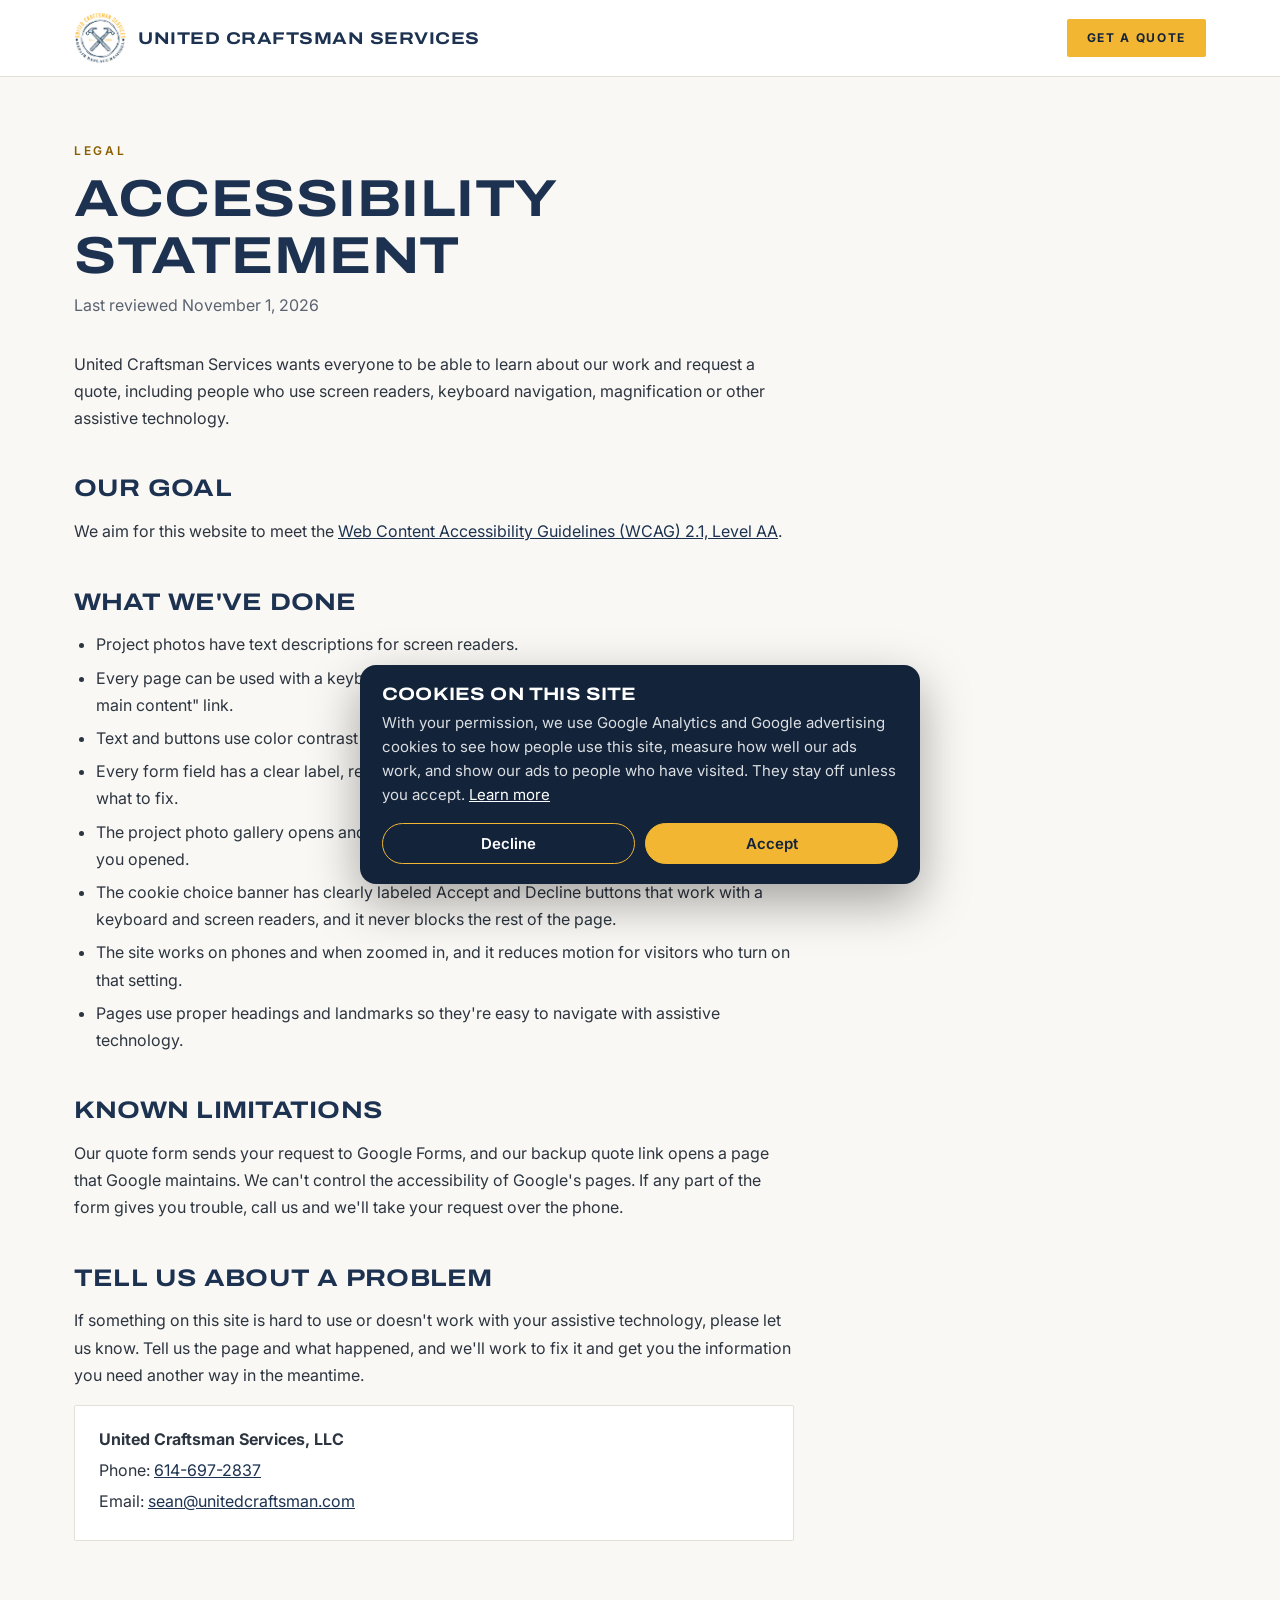
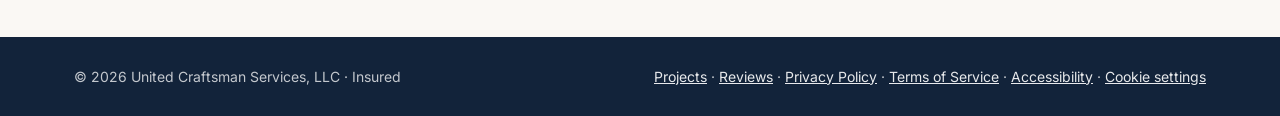
<file: accessibility.html>
<!doctype html>
<html lang="en">
<head>
  <meta charset="utf-8">
  <meta name="viewport" content="width=device-width, initial-scale=1">
  <script>
    // The old GitHub Pages address sends visitors to the same page on unitedcraftsman.com.
    if (location.hostname === 'saintconsulting.github.io') location.replace('https://unitedcraftsman.com' + location.pathname.replace(/^\/ucs-website1/, '') + location.search + location.hash);
  </script>
  <title>Accessibility | United Craftsman Services</title>
  <meta name="description" content="Our commitment to making the United Craftsman Services website usable for everyone.">
  <link rel="icon" href="images/logo.png">
  <link rel="preconnect" href="https://fonts.googleapis.com">
  <link rel="preconnect" href="https://fonts.gstatic.com" crossorigin>
  <link href="https://fonts.googleapis.com/css2?family=Archivo:wdth,wght@112..125,500..800&family=Inter:wght@400;500;600;700&display=swap" rel="stylesheet">
  <link rel="stylesheet" href="legal.css">
  <script src="site.js" defer></script>
</head>
<body>
<a href="#main" class="skip">Skip to main content</a>

<header>
  <div class="wrap nav">
    <a href="index.html" class="brand" aria-label="United Craftsman Services home">
      <img src="images/logo.png" alt="">
      <span>United Craftsman Services</span>
    </a>
    <a href="index.html#quote" class="btn">Get a Quote</a>
  </div>
</header>

<main id="main">
  <div class="wrap">
    <article>
      <div class="eyebrow">Legal</div>
      <h1>Accessibility Statement</h1>
      <p class="updated">Last reviewed November 1, 2026</p>

      <p>United Craftsman Services wants everyone to be able to learn about our work and request a quote, including people who use screen readers, keyboard navigation, magnification or other assistive technology.</p>

      <h2>Our goal</h2>
      <p>We aim for this website to meet the <a href="https://www.w3.org/TR/WCAG21/" target="_blank" rel="noopener">Web Content Accessibility Guidelines (WCAG) 2.1, Level AA</a>.</p>

      <h2>What we've done</h2>
      <ul>
        <li>Project photos have text descriptions for screen readers.</li>
        <li>Every page can be used with a keyboard alone, with a visible focus outline and a "Skip to main content" link.</li>
        <li>Text and buttons use color contrast that meets WCAG AA.</li>
        <li>Every form field has a clear label, required fields are marked, and error messages explain what to fix.</li>
        <li>The project photo gallery opens and closes with the keyboard, and focus returns to the photo you opened.</li>
        <li>The cookie choice banner has clearly labeled Accept and Decline buttons that work with a keyboard and screen readers, and it never blocks the rest of the page.</li>
        <li>The site works on phones and when zoomed in, and it reduces motion for visitors who turn on that setting.</li>
        <li>Pages use proper headings and landmarks so they're easy to navigate with assistive technology.</li>
      </ul>

      <h2>Known limitations</h2>
      <p>Our quote form sends your request to Google Forms, and our backup quote link opens a page that Google maintains. We can't control the accessibility of Google's pages. If any part of the form gives you trouble, call us and we'll take your request over the phone.</p>

      <h2>Tell us about a problem</h2>
      <p>If something on this site is hard to use or doesn't work with your assistive technology, please let us know. Tell us the page and what happened, and we'll work to fix it and get you the information you need another way in the meantime.</p>
      <div class="contact-card">
        <p><strong>United Craftsman Services, LLC</strong></p>
        <p>Phone: <a href="tel:+16146972837">614-697-2837</a></p>
        <p>Email: <a href="mailto:sean@unitedcraftsman.com">sean@unitedcraftsman.com</a></p>
      </div>
    </article>
  </div>
</main>

<footer>
  <div class="wrap">
    <span>&copy; 2026 United Craftsman Services, LLC · Insured</span>
    <span><a href="projects.html">Projects</a> · <a href="reviews.html">Reviews</a> · <a href="privacy.html">Privacy Policy</a> · <a href="terms.html">Terms of Service</a> · <a href="accessibility.html" aria-current="page">Accessibility</a><span data-cookie-settings hidden> · <a href="#">Cookie settings</a></span></span>
  </div>
</footer>
<script src="https://widgets.leadconnectorhq.com/loader.js" data-resources-url="https://widgets.leadconnectorhq.com/chat-widget/loader.js" data-widget-id="6af0c9473a2deede2afa7ef4"></script>
</body>
</html>
</file>
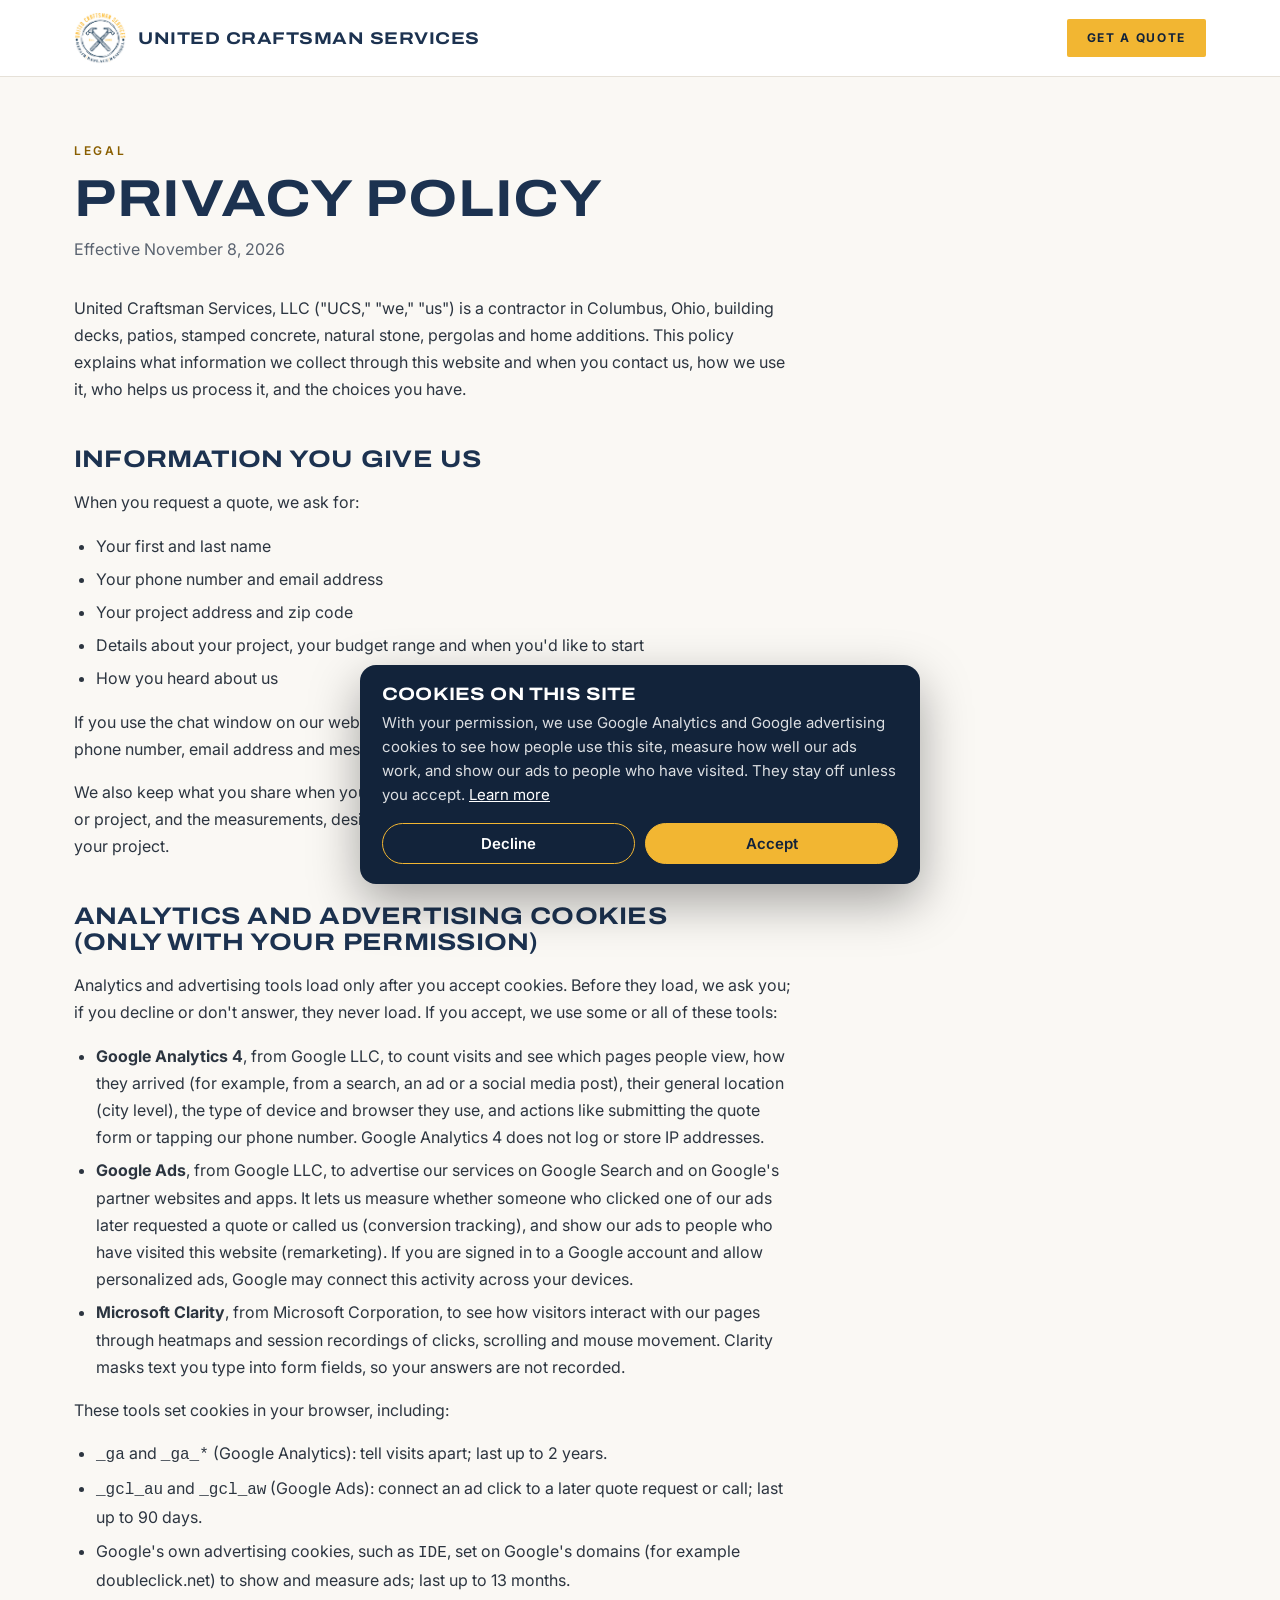
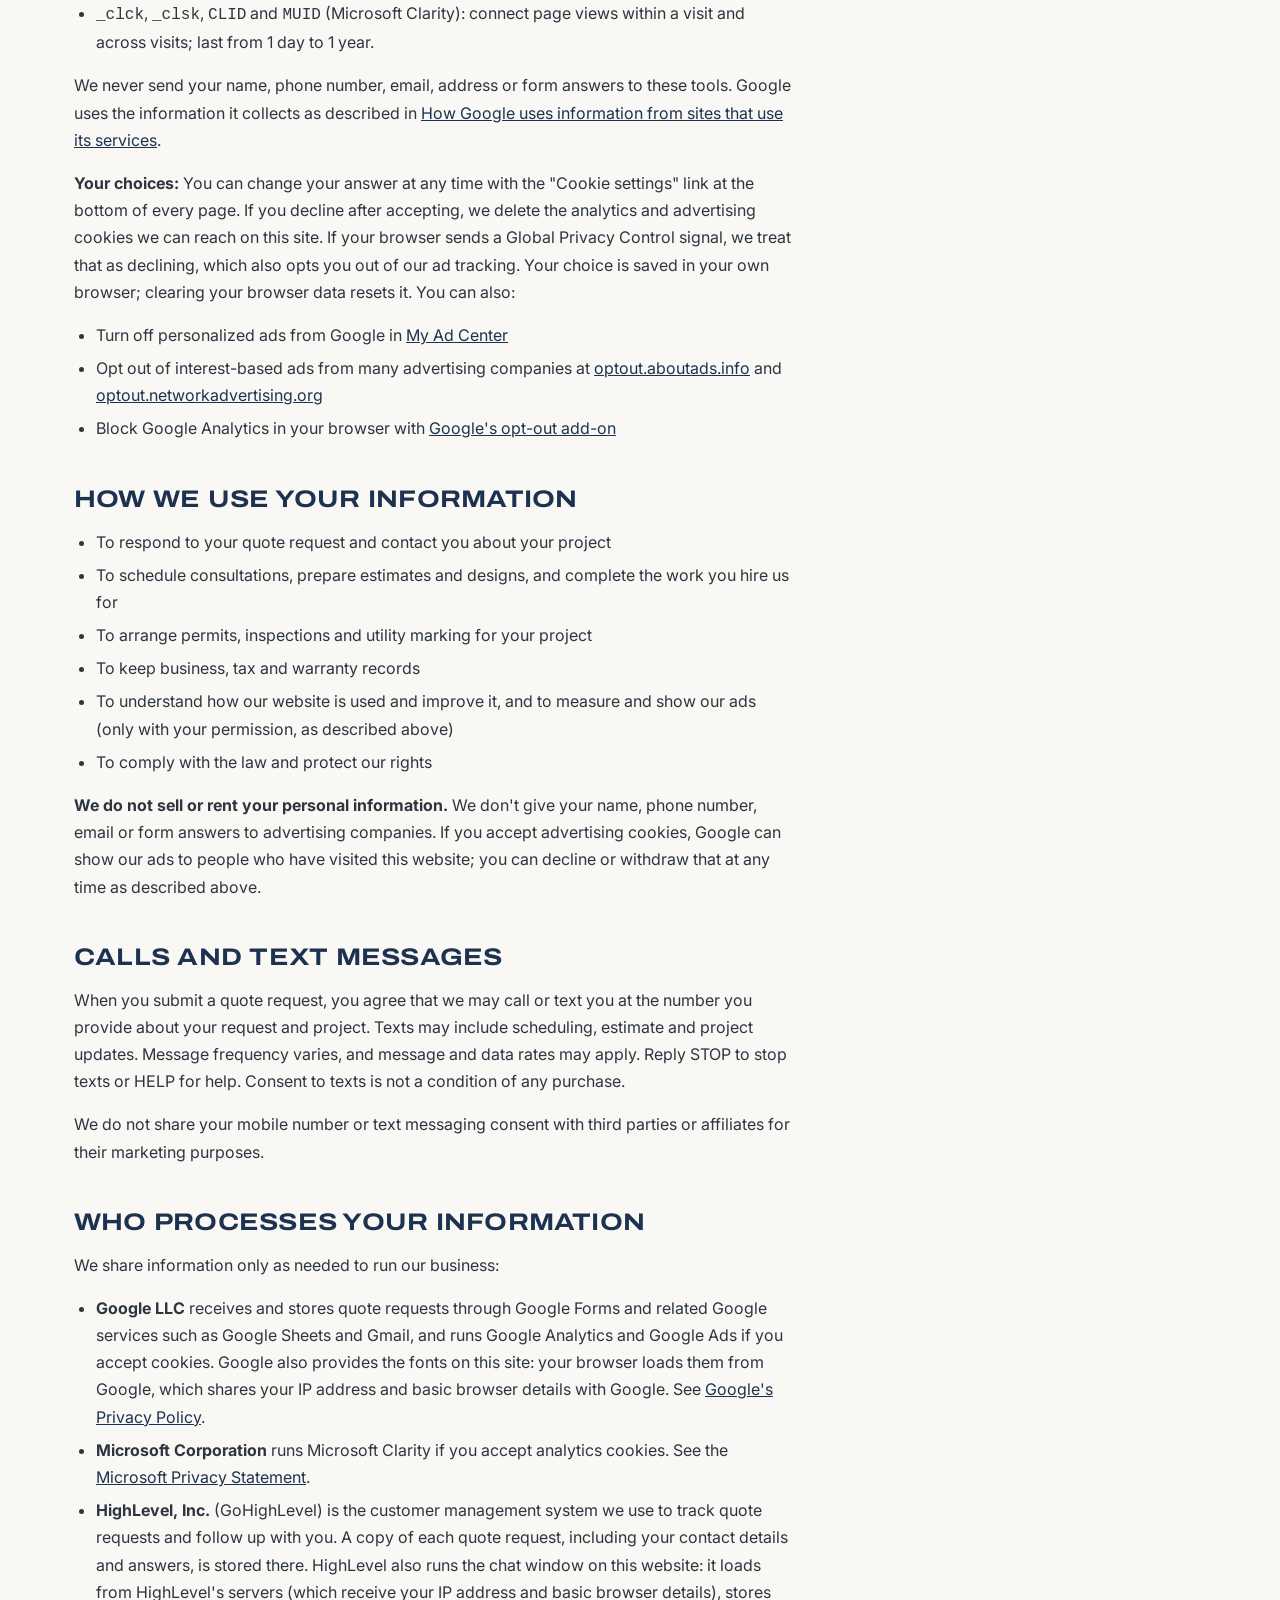
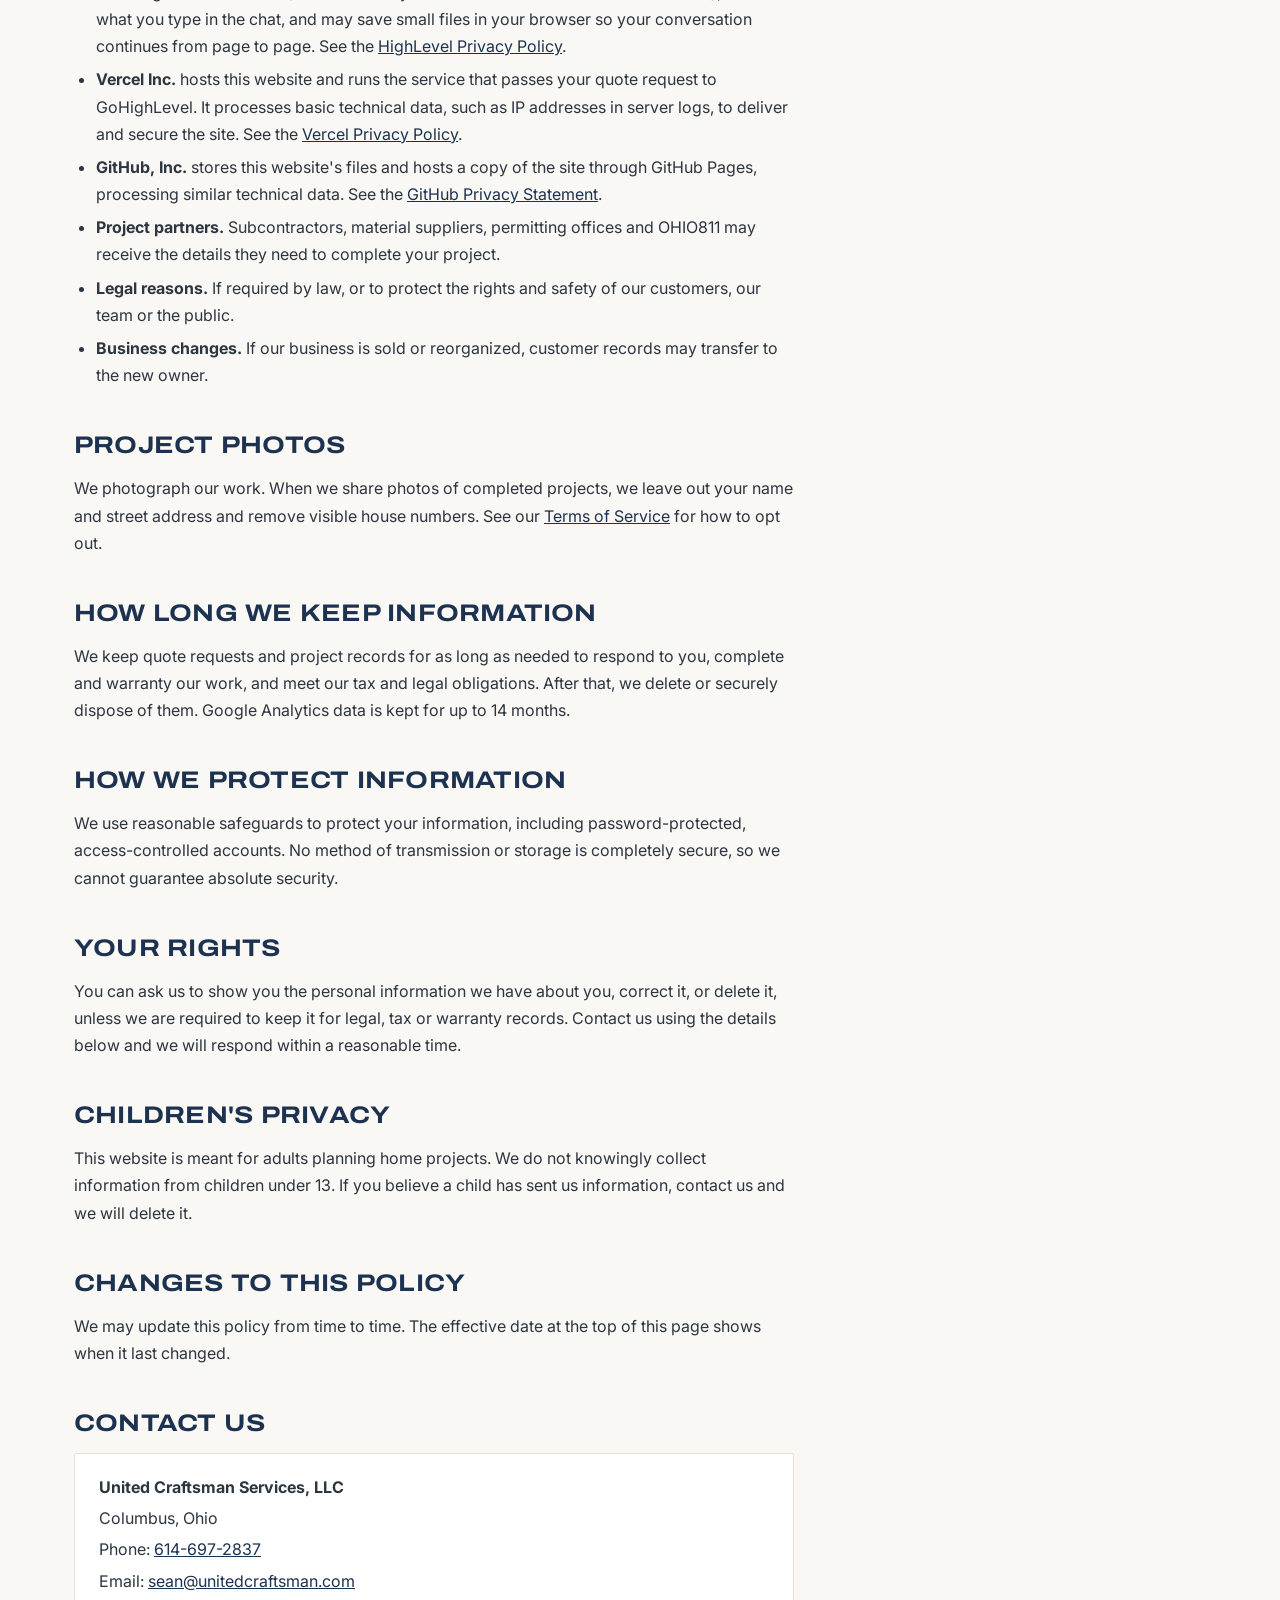
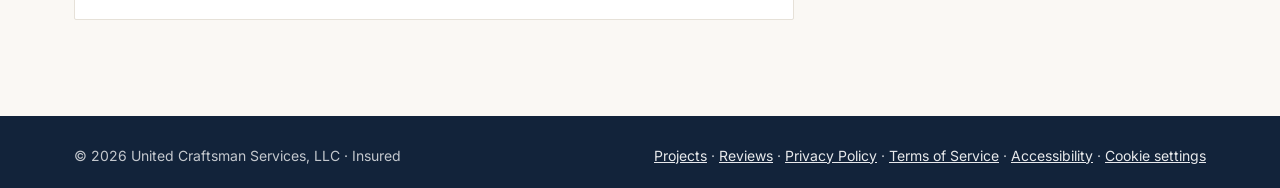
<file: privacy.html>
<!doctype html>
<html lang="en">
<head>
  <meta charset="utf-8">
  <meta name="viewport" content="width=device-width, initial-scale=1">
  <script>
    // The old GitHub Pages address sends visitors to the same page on unitedcraftsman.com.
    if (location.hostname === 'saintconsulting.github.io') location.replace('https://unitedcraftsman.com' + location.pathname.replace(/^\/ucs-website1/, '') + location.search + location.hash);
  </script>
  <title>Privacy Policy | United Craftsman Services</title>
  <meta name="description" content="How United Craftsman Services collects, uses and protects the information you share with us.">
  <link rel="icon" href="images/logo.png">
  <link rel="preconnect" href="https://fonts.googleapis.com">
  <link rel="preconnect" href="https://fonts.gstatic.com" crossorigin>
  <link href="https://fonts.googleapis.com/css2?family=Archivo:wdth,wght@112..125,500..800&family=Inter:wght@400;500;600;700&display=swap" rel="stylesheet">
  <link rel="stylesheet" href="legal.css">
  <script src="site.js" defer></script>
</head>
<body>
<a href="#main" class="skip">Skip to main content</a>

<header>
  <div class="wrap nav">
    <a href="index.html" class="brand" aria-label="United Craftsman Services home">
      <img src="images/logo.png" alt="">
      <span>United Craftsman Services</span>
    </a>
    <a href="index.html#quote" class="btn">Get a Quote</a>
  </div>
</header>

<main id="main">
  <div class="wrap">
    <article>
      <div class="eyebrow">Legal</div>
      <h1>Privacy Policy</h1>
      <p class="updated">Effective November 8, 2026</p>

      <p>United Craftsman Services, LLC ("UCS," "we," "us") is a contractor in Columbus, Ohio, building decks, patios, stamped concrete, natural stone, pergolas and home additions. This policy explains what information we collect through this website and when you contact us, how we use it, who helps us process it, and the choices you have.</p>

      <h2>Information you give us</h2>
      <p>When you request a quote, we ask for:</p>
      <ul>
        <li>Your first and last name</li>
        <li>Your phone number and email address</li>
        <li>Your project address and zip code</li>
        <li>Details about your project, your budget range and when you'd like to start</li>
        <li>How you heard about us</li>
      </ul>
      <p>If you use the chat window on our website, we collect what you type into it, such as your name, phone number, email address and messages.</p>
      <p>We also keep what you share when you call, text or email us, including photos of your property or project, and the measurements, designs and notes we create while estimating and building your project.</p>

      <h2 id="analytics">Analytics and advertising cookies (only with your permission)</h2>
      <p>Analytics and advertising tools load only after you accept cookies. Before they load, we ask you; if you decline or don't answer, they never load. If you accept, we use some or all of these tools:</p>
      <ul>
        <li><strong>Google Analytics 4</strong>, from Google LLC, to count visits and see which pages people view, how they arrived (for example, from a search, an ad or a social media post), their general location (city level), the type of device and browser they use, and actions like submitting the quote form or tapping our phone number. Google Analytics 4 does not log or store IP addresses.</li>
        <li><strong>Google Ads</strong>, from Google LLC, to advertise our services on Google Search and on Google's partner websites and apps. It lets us measure whether someone who clicked one of our ads later requested a quote or called us (conversion tracking), and show our ads to people who have visited this website (remarketing). If you are signed in to a Google account and allow personalized ads, Google may connect this activity across your devices.</li>
        <li><strong>Microsoft Clarity</strong>, from Microsoft Corporation, to see how visitors interact with our pages through heatmaps and session recordings of clicks, scrolling and mouse movement. Clarity masks text you type into form fields, so your answers are not recorded.</li>
      </ul>
      <p>These tools set cookies in your browser, including:</p>
      <ul>
        <li><code>_ga</code> and <code>_ga_*</code> (Google Analytics): tell visits apart; last up to 2 years.</li>
        <li><code>_gcl_au</code> and <code>_gcl_aw</code> (Google Ads): connect an ad click to a later quote request or call; last up to 90 days.</li>
        <li>Google's own advertising cookies, such as <code>IDE</code>, set on Google's domains (for example doubleclick.net) to show and measure ads; last up to 13 months.</li>
        <li><code>_clck</code>, <code>_clsk</code>, <code>CLID</code> and <code>MUID</code> (Microsoft Clarity): connect page views within a visit and across visits; last from 1 day to 1 year.</li>
      </ul>
      <p>We never send your name, phone number, email, address or form answers to these tools. Google uses the information it collects as described in <a href="https://policies.google.com/technologies/partner-sites" target="_blank" rel="noopener">How Google uses information from sites that use its services</a>.</p>
      <p><strong>Your choices:</strong> You can change your answer at any time with the "Cookie settings" link at the bottom of every page. If you decline after accepting, we delete the analytics and advertising cookies we can reach on this site. If your browser sends a Global Privacy Control signal, we treat that as declining, which also opts you out of our ad tracking. Your choice is saved in your own browser; clearing your browser data resets it. You can also:</p>
      <ul>
        <li>Turn off personalized ads from Google in <a href="https://myadcenter.google.com/" target="_blank" rel="noopener">My Ad Center</a></li>
        <li>Opt out of interest-based ads from many advertising companies at <a href="https://optout.aboutads.info/" target="_blank" rel="noopener">optout.aboutads.info</a> and <a href="https://optout.networkadvertising.org/" target="_blank" rel="noopener">optout.networkadvertising.org</a></li>
        <li>Block Google Analytics in your browser with <a href="https://tools.google.com/dlpage/gaoptout" target="_blank" rel="noopener">Google's opt-out add-on</a></li>
      </ul>

      <h2>How we use your information</h2>
      <ul>
        <li>To respond to your quote request and contact you about your project</li>
        <li>To schedule consultations, prepare estimates and designs, and complete the work you hire us for</li>
        <li>To arrange permits, inspections and utility marking for your project</li>
        <li>To keep business, tax and warranty records</li>
        <li>To understand how our website is used and improve it, and to measure and show our ads (only with your permission, as described above)</li>
        <li>To comply with the law and protect our rights</li>
      </ul>
      <p><strong>We do not sell or rent your personal information.</strong> We don't give your name, phone number, email or form answers to advertising companies. If you accept advertising cookies, Google can show our ads to people who have visited this website; you can decline or withdraw that at any time as described above.</p>

      <h2 id="sms">Calls and text messages</h2>
      <p>When you submit a quote request, you agree that we may call or text you at the number you provide about your request and project. Texts may include scheduling, estimate and project updates. Message frequency varies, and message and data rates may apply. Reply STOP to stop texts or HELP for help. Consent to texts is not a condition of any purchase.</p>
      <p>We do not share your mobile number or text messaging consent with third parties or affiliates for their marketing purposes.</p>

      <h2>Who processes your information</h2>
      <p>We share information only as needed to run our business:</p>
      <ul>
        <li><strong>Google LLC</strong> receives and stores quote requests through Google Forms and related Google services such as Google Sheets and Gmail, and runs Google Analytics and Google Ads if you accept cookies. Google also provides the fonts on this site: your browser loads them from Google, which shares your IP address and basic browser details with Google. See <a href="https://policies.google.com/privacy" target="_blank" rel="noopener">Google's Privacy Policy</a>.</li>
        <li><strong>Microsoft Corporation</strong> runs Microsoft Clarity if you accept analytics cookies. See the <a href="https://privacy.microsoft.com/privacystatement" target="_blank" rel="noopener">Microsoft Privacy Statement</a>.</li>
        <li><strong>HighLevel, Inc.</strong> (GoHighLevel) is the customer management system we use to track quote requests and follow up with you. A copy of each quote request, including your contact details and answers, is stored there. HighLevel also runs the chat window on this website: it loads from HighLevel's servers (which receive your IP address and basic browser details), stores what you type in the chat, and may save small files in your browser so your conversation continues from page to page. See the <a href="https://www.gohighlevel.com/privacy-policy" target="_blank" rel="noopener">HighLevel Privacy Policy</a>.</li>
        <li><strong>Vercel Inc.</strong> hosts this website and runs the service that passes your quote request to GoHighLevel. It processes basic technical data, such as IP addresses in server logs, to deliver and secure the site. See the <a href="https://vercel.com/legal/privacy-policy" target="_blank" rel="noopener">Vercel Privacy Policy</a>.</li>
        <li><strong>GitHub, Inc.</strong> stores this website's files and hosts a copy of the site through GitHub Pages, processing similar technical data. See the <a href="https://docs.github.com/en/site-policy/privacy-policies/github-general-privacy-statement" target="_blank" rel="noopener">GitHub Privacy Statement</a>.</li>
        <li><strong>Project partners.</strong> Subcontractors, material suppliers, permitting offices and OHIO811 may receive the details they need to complete your project.</li>
        <li><strong>Legal reasons.</strong> If required by law, or to protect the rights and safety of our customers, our team or the public.</li>
        <li><strong>Business changes.</strong> If our business is sold or reorganized, customer records may transfer to the new owner.</li>
      </ul>

      <h2>Project photos</h2>
      <p>We photograph our work. When we share photos of completed projects, we leave out your name and street address and remove visible house numbers. See our <a href="terms.html#photos">Terms of Service</a> for how to opt out.</p>

      <h2>How long we keep information</h2>
      <p>We keep quote requests and project records for as long as needed to respond to you, complete and warranty our work, and meet our tax and legal obligations. After that, we delete or securely dispose of them. Google Analytics data is kept for up to 14 months.</p>

      <h2>How we protect information</h2>
      <p>We use reasonable safeguards to protect your information, including password-protected, access-controlled accounts. No method of transmission or storage is completely secure, so we cannot guarantee absolute security.</p>

      <h2>Your rights</h2>
      <p>You can ask us to show you the personal information we have about you, correct it, or delete it, unless we are required to keep it for legal, tax or warranty records. Contact us using the details below and we will respond within a reasonable time.</p>

      <h2>Children's privacy</h2>
      <p>This website is meant for adults planning home projects. We do not knowingly collect information from children under 13. If you believe a child has sent us information, contact us and we will delete it.</p>

      <h2>Changes to this policy</h2>
      <p>We may update this policy from time to time. The effective date at the top of this page shows when it last changed.</p>

      <h2>Contact us</h2>
      <div class="contact-card">
        <p><strong>United Craftsman Services, LLC</strong></p>
        <p>Columbus, Ohio</p>
        <p>Phone: <a href="tel:+16146972837">614-697-2837</a></p>
        <p>Email: <a href="mailto:sean@unitedcraftsman.com">sean@unitedcraftsman.com</a></p>
      </div>
    </article>
  </div>
</main>

<footer>
  <div class="wrap">
    <span>&copy; 2026 United Craftsman Services, LLC · Insured</span>
    <span><a href="projects.html">Projects</a> · <a href="reviews.html">Reviews</a> · <a href="privacy.html" aria-current="page">Privacy Policy</a> · <a href="terms.html">Terms of Service</a> · <a href="accessibility.html">Accessibility</a><span data-cookie-settings hidden> · <a href="#">Cookie settings</a></span></span>
  </div>
</footer>
<script src="https://widgets.leadconnectorhq.com/loader.js" data-resources-url="https://widgets.leadconnectorhq.com/chat-widget/loader.js" data-widget-id="6af0c9473a2deede2afa7ef4"></script>
</body>
</html>
</file>
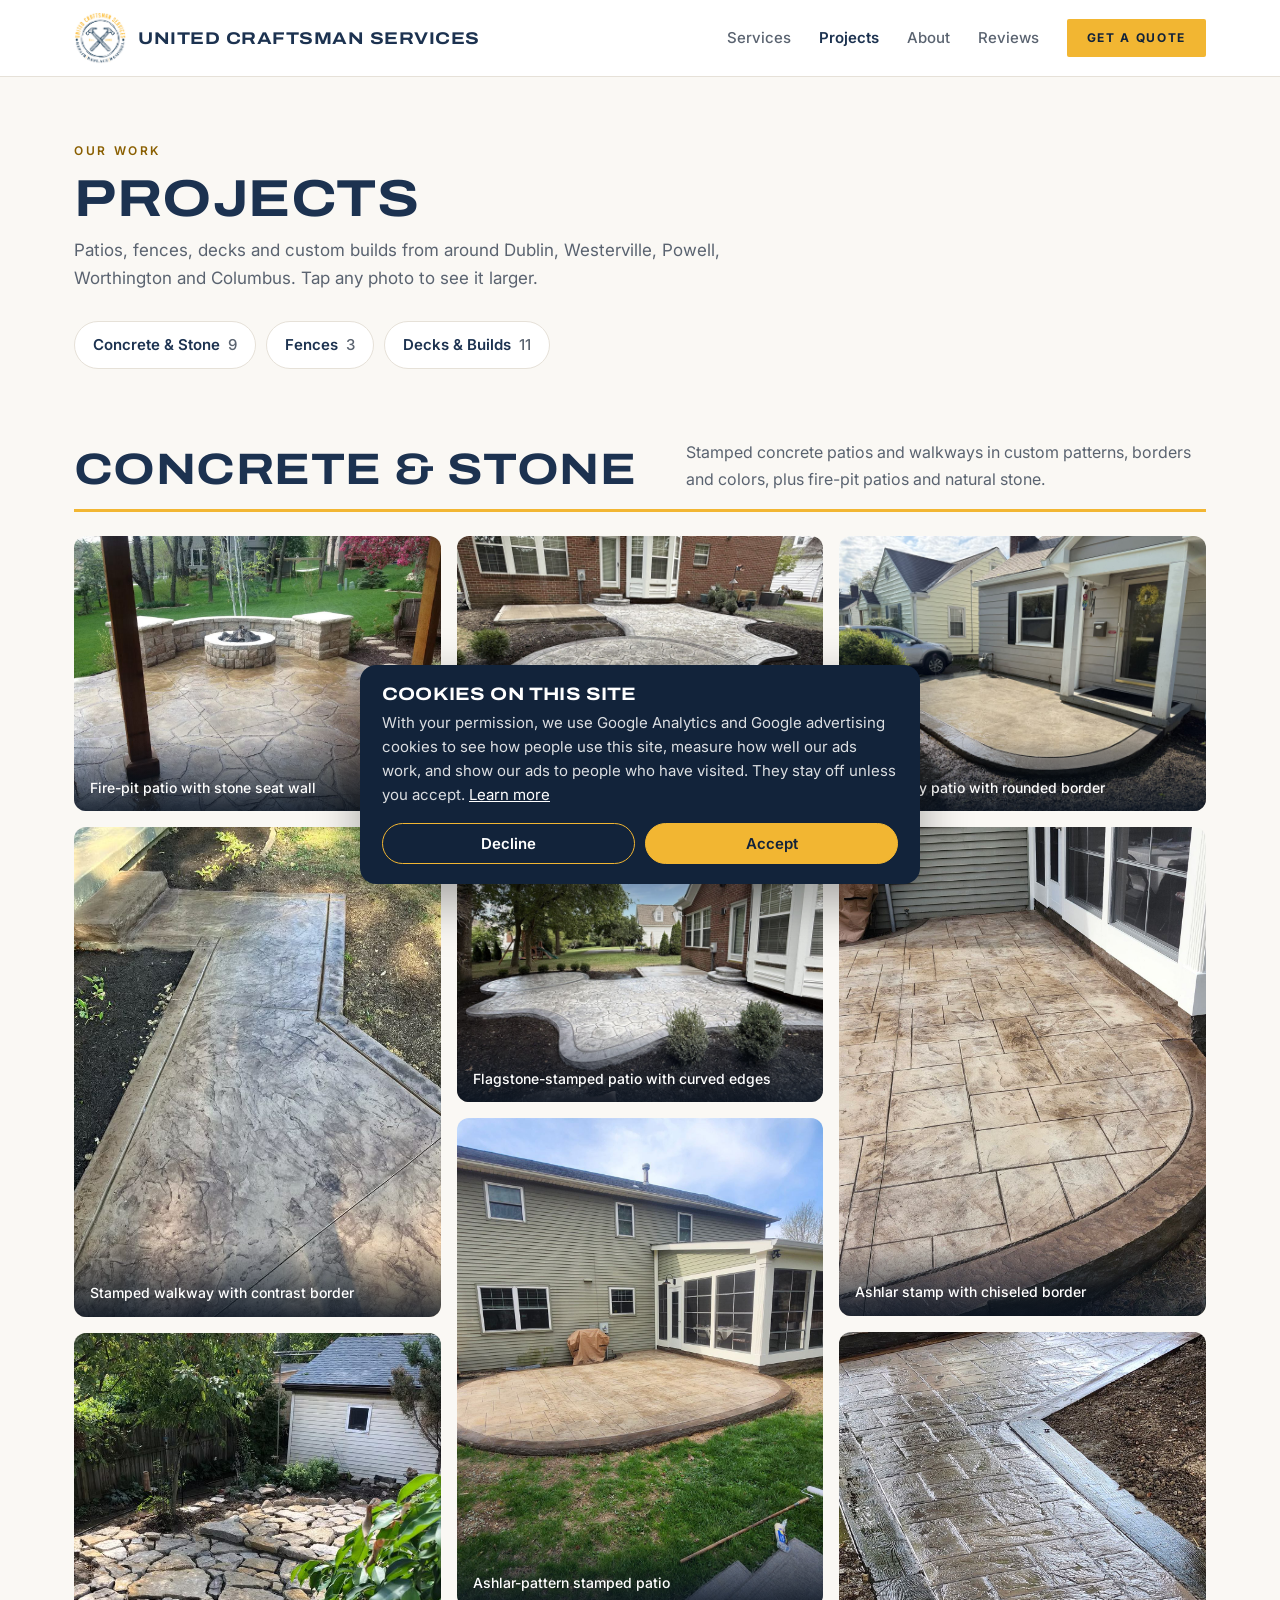
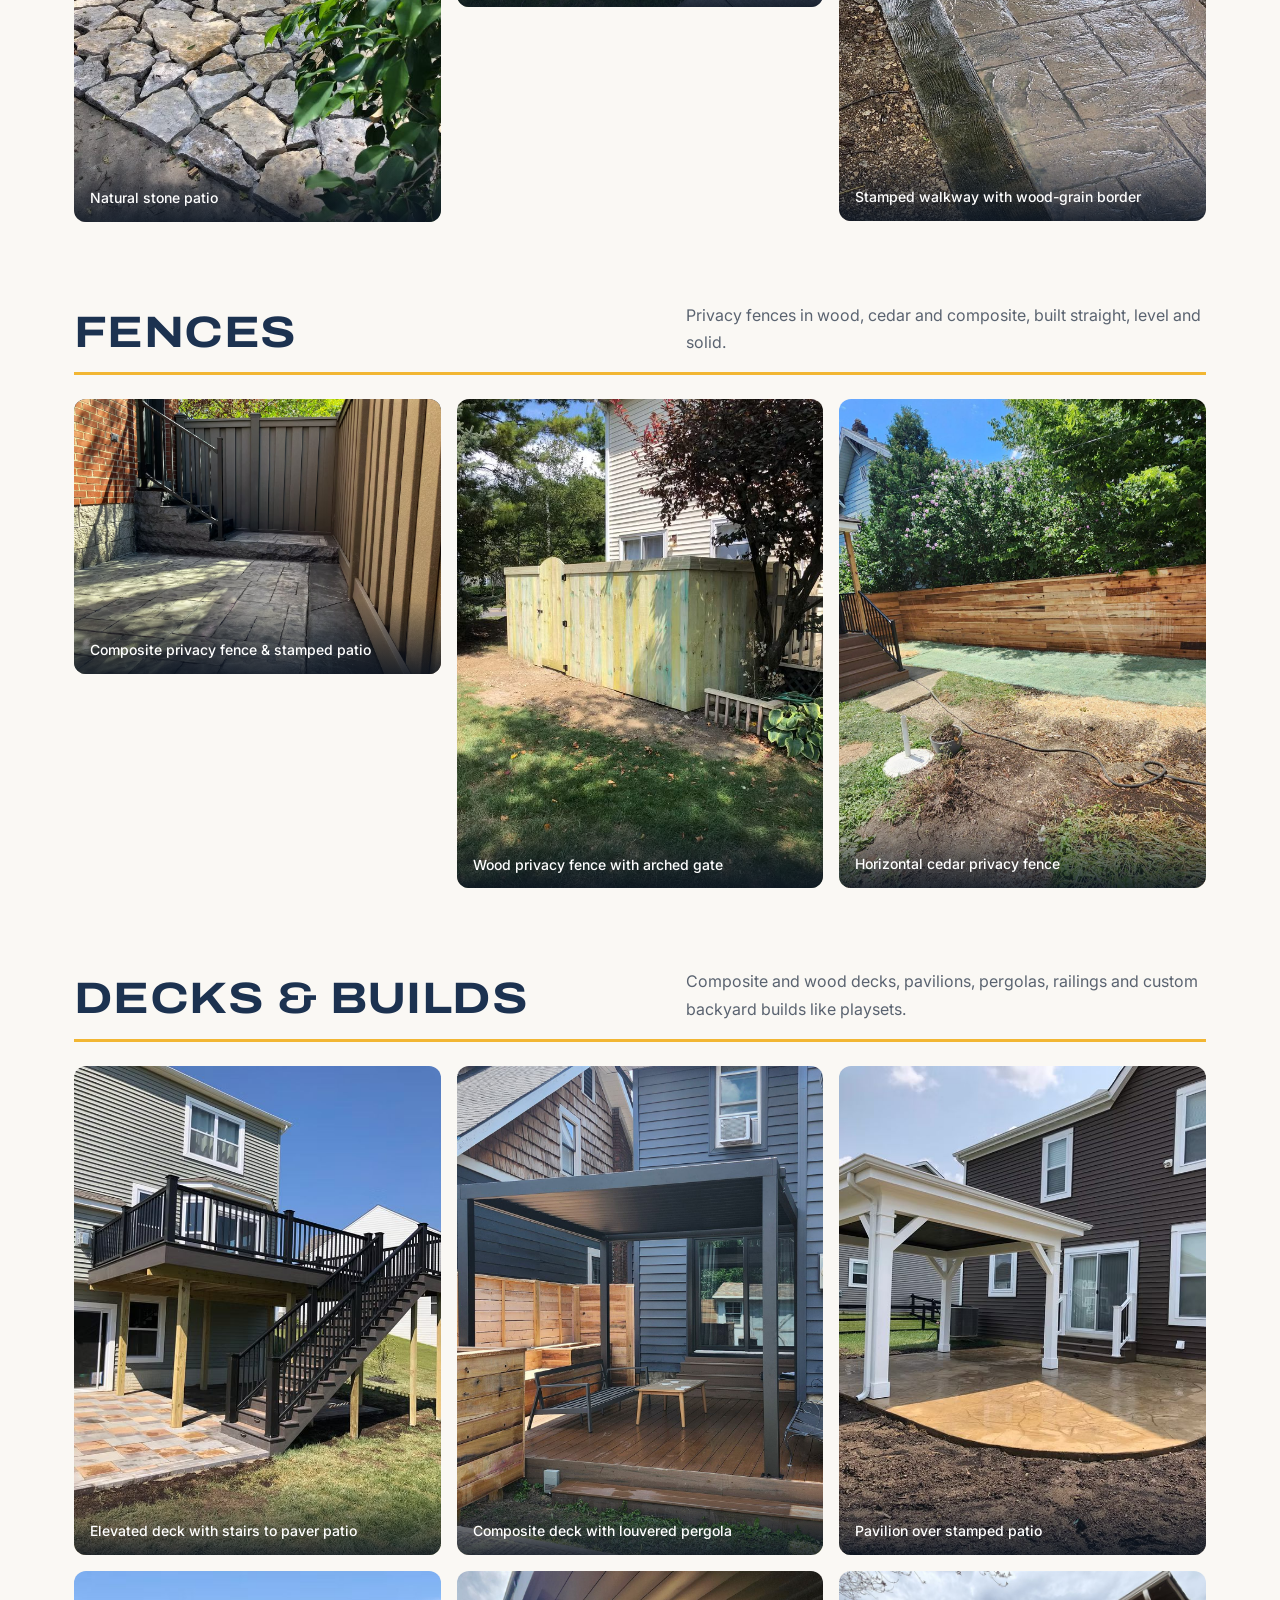
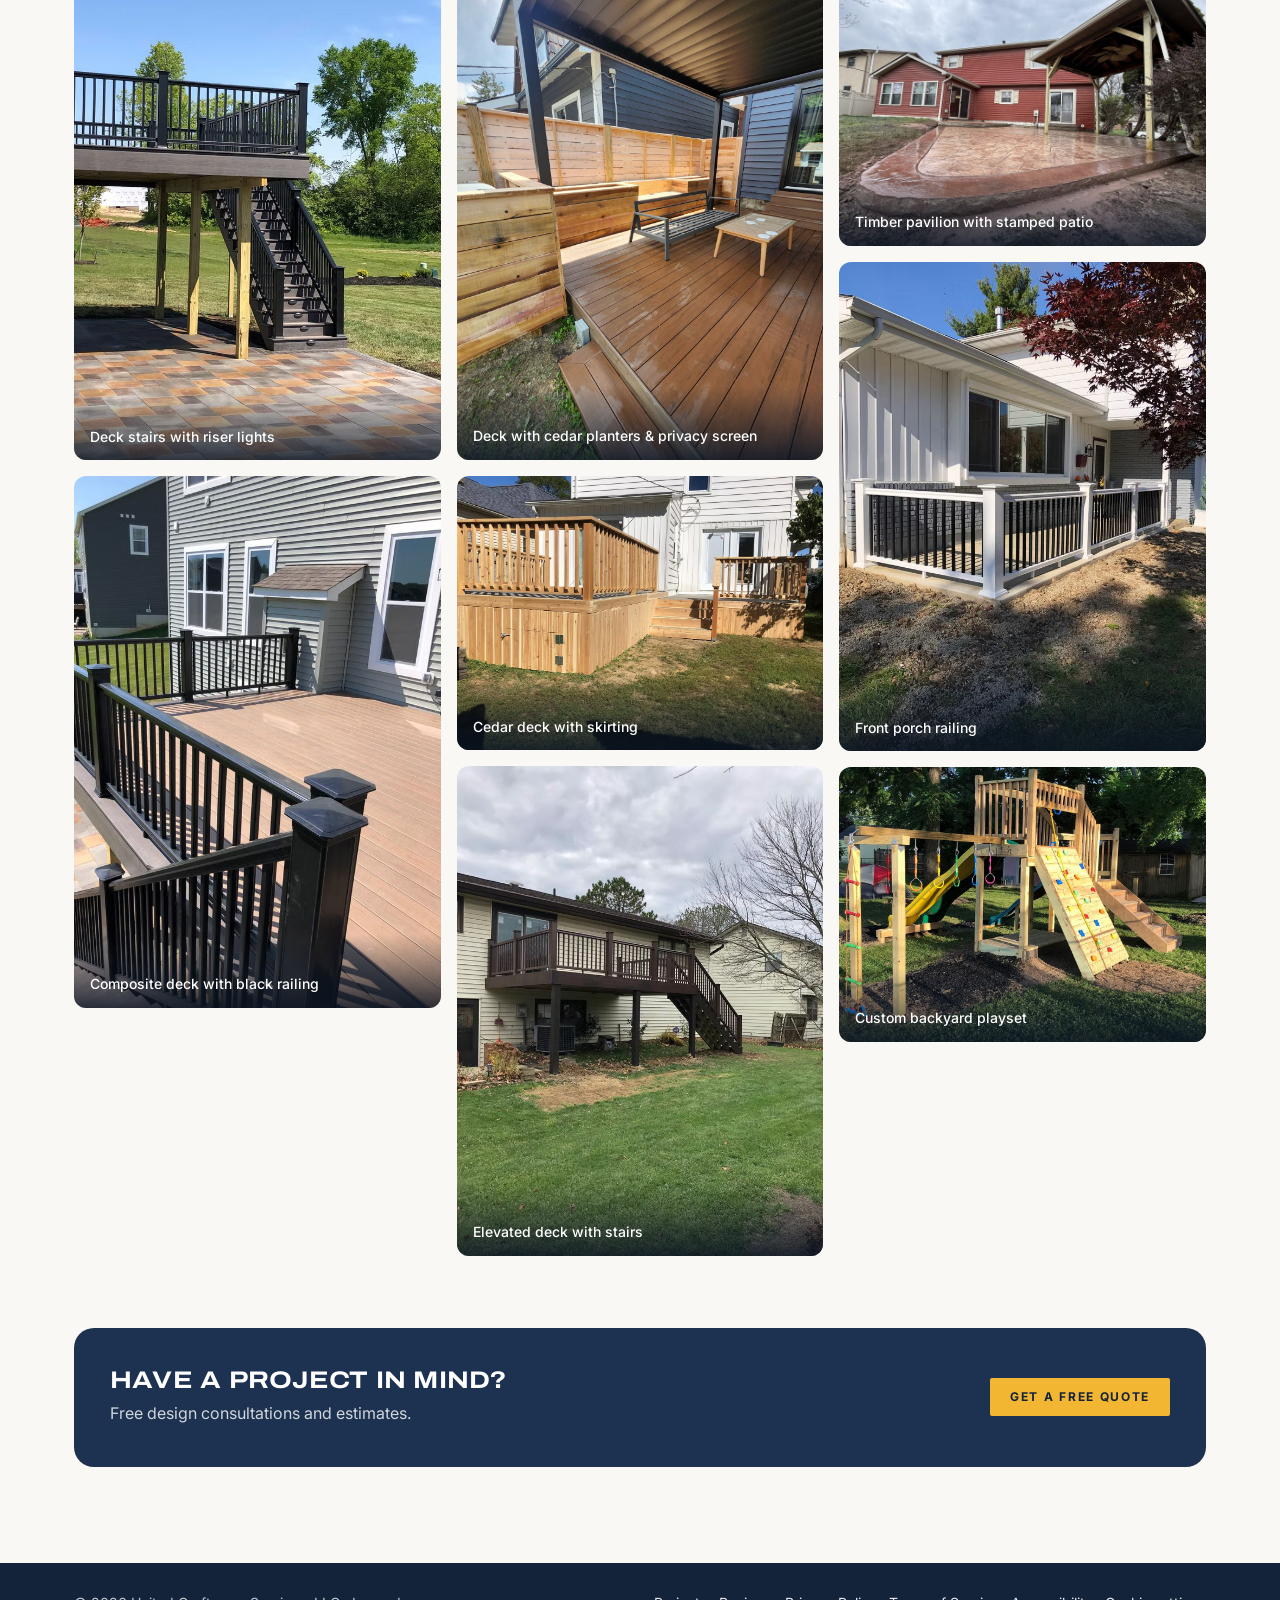
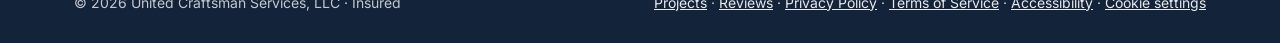
<file: projects.html>
<!doctype html>
<html lang="en">
<head>
  <meta charset="utf-8">
  <meta name="viewport" content="width=device-width, initial-scale=1">
  <script>
    // The old GitHub Pages address sends visitors to the same page on unitedcraftsman.com.
    if (location.hostname === 'saintconsulting.github.io') location.replace('https://unitedcraftsman.com' + location.pathname.replace(/^\/ucs-website1/, '') + location.search + location.hash);
  </script>
  <title>Projects | United Craftsman Services</title>
  <meta name="description" content="Stamped concrete patios, natural stone, fences, decks, pavilions and custom builds by United Craftsman Services in Dublin, Westerville, Powell, Worthington and the Columbus area.">
  <link rel="icon" href="images/logo.png">
  <!-- Link preview and main address for search engines. Must be full addresses on the site's own domain. -->
  <meta property="og:type" content="website">
  <meta property="og:site_name" content="United Craftsman Services">
  <meta property="og:title" content="Projects | United Craftsman Services">
  <meta property="og:description" content="Stamped concrete patios, natural stone, fences, decks, pavilions and custom builds around Columbus, Ohio.">
  <link rel="canonical" href="https://unitedcraftsman.com/projects.html">
  <meta property="og:url" content="https://unitedcraftsman.com/projects.html">
  <meta property="og:image" content="https://unitedcraftsman.com/images/share-preview.jpg">
  <meta property="og:image:width" content="1200">
  <meta property="og:image:height" content="630">
  <meta property="og:image:alt" content="United Craftsman Services logo over a stamped concrete patio: custom decks, stamped concrete, natural stone and pergolas in Columbus, Ohio">
  <meta name="twitter:card" content="summary_large_image">
  <link rel="preconnect" href="https://fonts.googleapis.com">
  <link rel="preconnect" href="https://fonts.gstatic.com" crossorigin>
  <link href="https://fonts.googleapis.com/css2?family=Archivo:wdth,wght@112..125,500..800&family=Inter:wght@400;500;600;700&display=swap" rel="stylesheet">
  <link rel="stylesheet" href="legal.css">
  <style>
    html { scroll-behavior: smooth; scroll-padding-top: 24px; }
    .nav-links { display: flex; align-items: center; gap: 28px; }
    .nav-links a:not(.btn) { text-decoration: none; font-weight: 500; color: var(--muted); font-size: 15px; }
    .nav-links a:not(.btn):hover, .nav-links a[aria-current] { color: var(--navy); }
    .nav-links a[aria-current] { font-weight: 600; }

    .page-head { max-width: 680px; margin-bottom: 28px; }
    .page-head p { margin: 0; color: var(--muted); font-size: 17px; }

    .jump { display: flex; flex-wrap: wrap; gap: 10px; margin: 0 0 56px; padding: 0; list-style: none; }
    .jump a {
      display: inline-flex; align-items: center; gap: 8px; padding: 10px 18px; border-radius: 999px;
      background: var(--surface); border: 1.5px solid var(--line); color: var(--navy);
      font-weight: 600; font-size: 15px; text-decoration: none;
    }
    .jump a:hover { border-color: var(--navy); }
    .jump span { color: var(--muted); font-weight: 500; }

    .category { padding-top: 8px; margin-bottom: 72px; }
    .category-head { display: flex; flex-wrap: wrap; align-items: flex-end; justify-content: space-between; gap: 8px 32px; margin-bottom: 24px; padding-bottom: 16px; border-bottom: 3px solid var(--gold); }
    .category-head h2 { margin: 0; font-size: clamp(32px, 4.5vw, 44px); }
    .category-head p { margin: 0; color: var(--muted); max-width: 52ch; }

    .gallery { columns: 3 280px; column-gap: 16px; }
    .gallery figure {
      margin: 0 0 16px; break-inside: avoid; position: relative;
      border-radius: 12px; overflow: hidden; cursor: zoom-in; background: var(--navy-deep);
    }
    .gallery figure:focus-visible { outline: 3px solid var(--gold); outline-offset: 3px; }
    .gallery img { display: block; width: 100%; height: auto; transition: transform .5s ease; }
    .gallery figure:hover img { transform: scale(1.04); }
    .gallery figcaption {
      position: absolute; left: 0; right: 0; bottom: 0; padding: 40px 16px 14px;
      color: #fff; font-size: 14px; font-weight: 500; line-height: 1.4;
      background: linear-gradient(0deg, rgba(10,20,34,.85), transparent);
    }

    .lightbox {
      position: fixed; inset: 0; z-index: 50; display: none;
      align-items: center; justify-content: center; padding: 24px;
      background: rgba(8,15,26,.94);
    }
    .lightbox.open { display: flex; }
    .lightbox img { max-height: 84vh; max-width: 100%; width: auto; border-radius: 10px; }
    .lightbox p { position: absolute; bottom: 20px; left: 0; right: 0; text-align: center; color: #fff; margin: 0; padding: 0 16px; }
    .lightbox button {
      position: absolute; top: 16px; right: 16px; width: 44px; height: 44px; border-radius: 50%;
      border: 0; background: rgba(255,255,255,.12); color: #fff; font-size: 24px; cursor: pointer;
    }
    .lightbox button:focus-visible { outline: 3px solid var(--gold); outline-offset: 3px; }

    .cta {
      padding: 40px 36px; border-radius: 20px; background: var(--navy); color: #fff;
      display: flex; flex-wrap: wrap; align-items: center; justify-content: space-between; gap: 20px;
    }
    .cta h2 { color: #fff; margin: 0 0 6px; }
    .cta p { color: rgba(255,255,255,.8); margin: 0; }

    @media (prefers-reduced-motion: reduce) {
      html { scroll-behavior: auto; }
      .gallery img { transition: none; }
      .gallery figure:hover img { transform: none; }
    }
    @media (max-width: 720px) {
      .nav-links a:not(.btn) { display: none; }
      .cta { padding: 32px 22px; }
    }
  </style>
  <script src="site.js" defer></script>
</head>
<body>
<a href="#main" class="skip">Skip to main content</a>

<header>
  <div class="wrap nav">
    <a href="index.html" class="brand" aria-label="United Craftsman Services home">
      <img src="images/logo.png" alt="">
      <span>United Craftsman Services</span>
    </a>
    <nav class="nav-links" aria-label="Main">
      <a href="index.html#services">Services</a>
      <a href="projects.html" aria-current="page">Projects</a>
      <a href="index.html#about">About</a>
      <a href="reviews.html">Reviews</a>
      <a href="index.html#quote" class="btn">Get a Quote</a>
    </nav>
  </div>
</header>

<main id="main">
  <div class="wrap">
    <div class="page-head">
      <div class="eyebrow">Our work</div>
      <h1>Projects</h1>
      <p>Patios, fences, decks and custom builds from around Dublin, Westerville, Powell, Worthington and Columbus. Tap any photo to see it larger.</p>
    </div>

    <!-- Section links and photos come from the "projects" list in content.js -->
    <ul class="jump" id="jump" aria-label="Jump to a project type"></ul>
    <div id="categories"></div>

    <div class="cta">
      <div>
        <h2>Have a project in mind?</h2>
        <p>Free design consultations and estimates.</p>
      </div>
      <a href="index.html#quote" class="btn">Get a Free Quote</a>
    </div>
  </div>
</main>

<footer>
  <div class="wrap">
    <span>&copy; 2026 United Craftsman Services, LLC · Insured</span>
    <span><a href="projects.html" aria-current="page">Projects</a> · <a href="reviews.html">Reviews</a> · <a href="privacy.html">Privacy Policy</a> · <a href="terms.html">Terms of Service</a> · <a href="accessibility.html">Accessibility</a><span data-cookie-settings hidden> · <a href="#">Cookie settings</a></span></span>
  </div>
</footer>

<div class="lightbox" id="lightbox" role="dialog" aria-modal="true" aria-label="Project photo">
  <button type="button" aria-label="Close">&times;</button>
  <img alt="">
  <p></p>
</div>

<script src="content.js"></script>
<script>
  // Build the page from content.js. Everything is inserted as plain text.
  (function () {
    const c = window.UCS_CONTENT || {};
    function el(tag, cls, text) {
      const n = document.createElement(tag);
      if (cls) n.className = cls;
      if (text != null) n.textContent = text;
      return n;
    }

    const jump = document.getElementById('jump');
    const wrap = document.getElementById('categories');
    (c.projects || []).forEach(function (cat) {
      const photos = (cat.photos || []).filter(function (p) { return p && p.file; });
      if (!cat.id || !photos.length) return;

      const li = el('li');
      const a = el('a', null, cat.title);
      a.href = '#' + cat.id;
      a.appendChild(el('span', null, String(photos.length)));
      a.setAttribute('aria-label', cat.title + ', ' + photos.length + ' photos');
      li.appendChild(a);
      jump.appendChild(li);

      const sec = el('section', 'category');
      sec.id = cat.id;
      sec.setAttribute('aria-labelledby', cat.id + '-title');
      const head = el('div', 'category-head');
      const h2 = el('h2', null, cat.title);
      h2.id = cat.id + '-title';
      head.appendChild(h2);
      if (cat.intro) head.appendChild(el('p', null, cat.intro));
      sec.appendChild(head);

      const gal = el('div', 'gallery');
      photos.forEach(function (p) {
        const fig = el('figure');
        const img = el('img');
        img.src = 'images/' + p.file;
        img.alt = p.alt || p.caption || 'Project by United Craftsman Services';
        img.loading = 'lazy';
        fig.appendChild(img);
        fig.appendChild(el('figcaption', null, p.caption || ''));
        gal.appendChild(fig);
      });
      sec.appendChild(gal);
      wrap.appendChild(sec);
    });

    // Lightbox
    const lb = document.getElementById('lightbox');
    const lbImg = lb.querySelector('img');
    const lbCap = lb.querySelector('p');
    let lastFocus = null;
    document.querySelectorAll('.gallery figure').forEach(function (fig) {
      const caption = fig.querySelector('figcaption').textContent;
      fig.tabIndex = 0;
      fig.setAttribute('role', 'button');
      fig.setAttribute('aria-label', 'View larger photo: ' + caption);
      function open() {
        const img = fig.querySelector('img');
        lastFocus = fig;
        lbImg.src = img.src;
        lbImg.alt = img.alt;
        lbCap.textContent = caption;
        lb.classList.add('open');
        lb.querySelector('button').focus();
      }
      fig.addEventListener('click', open);
      fig.addEventListener('keydown', function (e) { if (e.key === 'Enter' || e.key === ' ') { e.preventDefault(); open(); } });
    });
    function closeLb() {
      if (!lb.classList.contains('open')) return;
      lb.classList.remove('open');
      if (lastFocus) lastFocus.focus();
    }
    lb.addEventListener('click', function (e) { if (e.target !== lbImg) closeLb(); });
    document.addEventListener('keydown', function (e) { if (e.key === 'Escape') closeLb(); });
  })();
</script>
<script src="https://widgets.leadconnectorhq.com/loader.js" data-resources-url="https://widgets.leadconnectorhq.com/chat-widget/loader.js" data-widget-id="6af0c9473a2deede2afa7ef4"></script>
</body>
</html>
</file>
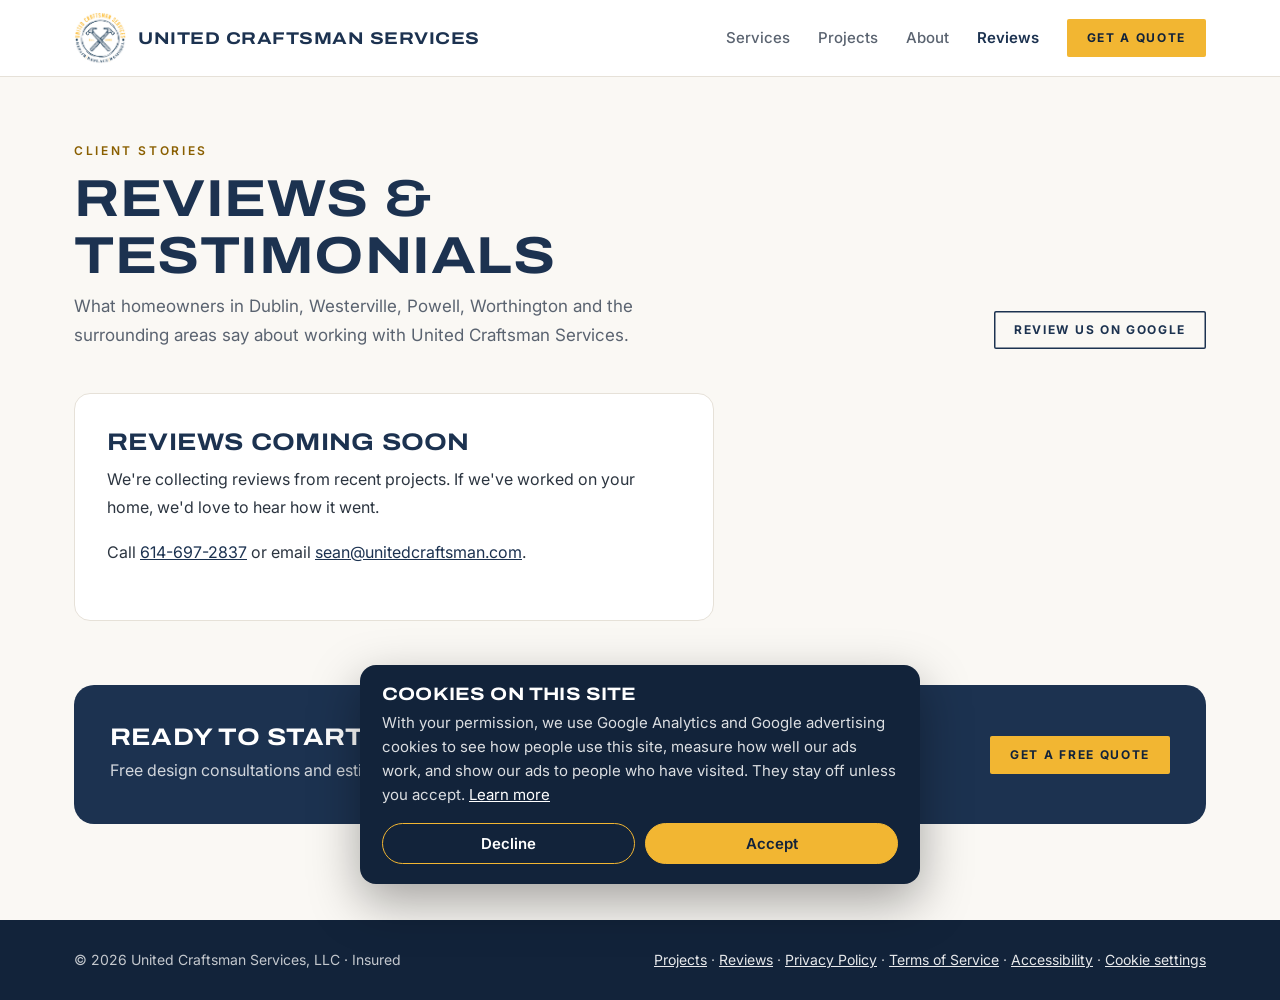
<file: reviews.html>
<!doctype html>
<html lang="en">
<head>
  <meta charset="utf-8">
  <meta name="viewport" content="width=device-width, initial-scale=1">
  <script>
    // The old GitHub Pages address sends visitors to the same page on unitedcraftsman.com.
    if (location.hostname === 'saintconsulting.github.io') location.replace('https://unitedcraftsman.com' + location.pathname.replace(/^\/ucs-website1/, '') + location.search + location.hash);
  </script>
  <title>Reviews | United Craftsman Services</title>
  <meta name="description" content="Reviews and testimonials from United Craftsman Services clients in Dublin, Westerville, Powell, Worthington and the Columbus area.">
  <link rel="icon" href="images/logo.png">
  <!-- Link preview and main address for search engines. Must be full addresses on the site's own domain. -->
  <meta property="og:type" content="website">
  <meta property="og:site_name" content="United Craftsman Services">
  <meta property="og:title" content="Reviews | United Craftsman Services">
  <meta property="og:description" content="Reviews and testimonials from United Craftsman Services clients around Columbus, Ohio.">
  <link rel="canonical" href="https://unitedcraftsman.com/reviews.html">
  <meta property="og:url" content="https://unitedcraftsman.com/reviews.html">
  <meta property="og:image" content="https://unitedcraftsman.com/images/share-preview.jpg">
  <meta property="og:image:width" content="1200">
  <meta property="og:image:height" content="630">
  <meta property="og:image:alt" content="United Craftsman Services logo over a stamped concrete patio: custom decks, stamped concrete, natural stone and pergolas in Columbus, Ohio">
  <meta name="twitter:card" content="summary_large_image">
  <link rel="preconnect" href="https://fonts.googleapis.com">
  <link rel="preconnect" href="https://fonts.gstatic.com" crossorigin>
  <link href="https://fonts.googleapis.com/css2?family=Archivo:wdth,wght@112..125,500..800&family=Inter:wght@400;500;600;700&display=swap" rel="stylesheet">
  <link rel="stylesheet" href="legal.css">
  <style>
    .nav-links { display: flex; align-items: center; gap: 28px; }
    .nav-links a:not(.btn) { text-decoration: none; font-weight: 500; color: var(--muted); font-size: 15px; }
    .nav-links a:not(.btn):hover, .nav-links a[aria-current] { color: var(--navy); }
    .nav-links a[aria-current] { font-weight: 600; }

    .page-head { display: flex; flex-wrap: wrap; align-items: flex-end; justify-content: space-between; gap: 20px 40px; margin-bottom: 44px; }
    .page-head > div { max-width: 640px; }
    .page-head p { margin: 0; color: var(--muted); font-size: 17px; }
    .review-actions { display: flex; flex-wrap: wrap; gap: 10px; }
    .btn-outline { background: transparent; color: var(--navy); box-shadow: inset 0 0 0 1.5px var(--navy); }
    .btn-outline:hover { background: var(--navy); color: #fff; }

    .quotes { display: grid; grid-template-columns: repeat(auto-fill, minmax(300px, 1fr)); gap: 20px; }
    .quote-card {
      margin: 0; background: var(--surface); border: 1px solid var(--line); border-radius: 16px;
      padding: 30px 28px; display: flex; flex-direction: column; gap: 16px;
    }
    .stars { color: var(--gold-ink); font-size: 18px; letter-spacing: 2px; line-height: 1; }
    .quote-card blockquote { margin: 0; font-size: 17px; line-height: 1.6; color: var(--ink); }
    .quote-card figcaption { margin-top: auto; padding-top: 16px; border-top: 1px solid var(--line); font-size: 14px; color: var(--muted); }
    .quote-card figcaption strong { display: block; color: var(--navy); font-size: 15px; }

    .empty {
      max-width: 640px; padding: 36px 32px; background: var(--surface);
      border: 1px solid var(--line); border-radius: 16px;
    }
    .empty h2 { margin-top: 0; }
    .empty p { margin: 0 0 18px; }

    .cta {
      margin-top: 64px; padding: 40px 36px; border-radius: 20px; background: var(--navy); color: #fff;
      display: flex; flex-wrap: wrap; align-items: center; justify-content: space-between; gap: 20px;
    }
    .cta h2 { color: #fff; margin: 0 0 6px; }
    .cta p { color: rgba(255,255,255,.8); margin: 0; }

    @media (max-width: 720px) {
      .nav-links a:not(.btn) { display: none; }
      .quotes { grid-template-columns: 1fr; }
      .cta { padding: 32px 22px; }
    }
  </style>
  <script src="site.js" defer></script>
</head>
<body>
<a href="#main" class="skip">Skip to main content</a>

<header>
  <div class="wrap nav">
    <a href="index.html" class="brand" aria-label="United Craftsman Services home">
      <img src="images/logo.png" alt="">
      <span>United Craftsman Services</span>
    </a>
    <nav class="nav-links" aria-label="Main">
      <a href="index.html#services">Services</a>
      <a href="projects.html">Projects</a>
      <a href="index.html#about">About</a>
      <a href="reviews.html" aria-current="page">Reviews</a>
      <a href="index.html#quote" class="btn">Get a Quote</a>
    </nav>
  </div>
</header>

<main id="main">
  <div class="wrap">
    <div class="page-head">
      <div>
        <div class="eyebrow">Client stories</div>
        <h1>Reviews &amp; Testimonials</h1>
        <p>What homeowners in Dublin, Westerville, Powell, Worthington and the surrounding areas say about working with United Craftsman Services.</p>
      </div>
      <div class="review-actions" id="review-actions"></div>
    </div>

    <!-- Reviews come from the "testimonials" list in content.js -->
    <div class="quotes" id="review-list"></div>

    <div class="empty" id="review-empty" hidden>
      <h2>Reviews coming soon</h2>
      <p>We're collecting reviews from recent projects. If we've worked on your home, we'd love to hear how it went.</p>
      <p>Call <a href="tel:+16146972837">614-697-2837</a> or email <a href="mailto:sean@unitedcraftsman.com?subject=My%20UCS%20review">sean@unitedcraftsman.com</a>.</p>
    </div>

    <div class="cta">
      <div>
        <h2>Ready to start your project?</h2>
        <p>Free design consultations and estimates.</p>
      </div>
      <a href="index.html#quote" class="btn">Get a Free Quote</a>
    </div>
  </div>
</main>

<footer>
  <div class="wrap">
    <span>&copy; 2026 United Craftsman Services, LLC · Insured</span>
    <span><a href="projects.html">Projects</a> · <a href="reviews.html" aria-current="page">Reviews</a> · <a href="privacy.html">Privacy Policy</a> · <a href="terms.html">Terms of Service</a> · <a href="accessibility.html">Accessibility</a><span data-cookie-settings hidden> · <a href="#">Cookie settings</a></span></span>
  </div>
</footer>

<script src="content.js"></script>
<script>
  // Fill the page from content.js. Everything is inserted as plain text.
  (function () {
    const c = window.UCS_CONTENT || {};
    function el(tag, cls, text) {
      const n = document.createElement(tag);
      if (cls) n.className = cls;
      if (text != null) n.textContent = text;
      return n;
    }

    const links = c.reviewLinks || {};
    const actions = document.getElementById('review-actions');
    [['google', 'Review us on Google'], ['facebook', 'Review us on Facebook']].forEach(function (pair) {
      const url = (links[pair[0]] || '').trim();
      if (!/^https:\/\//.test(url)) return;
      const a = el('a', 'btn btn-outline', pair[1]);
      a.href = url;
      a.target = '_blank';
      a.rel = 'noopener';
      actions.appendChild(a);
    });

    const reviews = (c.testimonials || []).filter(function (t) { return t && t.quote; });
    const list = document.getElementById('review-list');
    reviews.forEach(function (t) {
      const fig = el('figure', 'quote-card');
      const n = Math.round(Number(t.stars));
      if (n >= 1 && n <= 5) {
        const s = el('div', 'stars', '★★★★★'.slice(0, n) + '☆☆☆☆☆'.slice(0, 5 - n));
        s.setAttribute('role', 'img');
        s.setAttribute('aria-label', n + ' out of 5 stars');
        fig.appendChild(s);
      }
      fig.appendChild(el('blockquote', null, t.quote));
      const cap = el('figcaption');
      cap.appendChild(el('strong', null, t.name || 'UCS client'));
      const details = [t.project, t.location].filter(Boolean).join(' · ');
      cap.appendChild(document.createTextNode(details + (t.source ? (details ? ' · ' : '') + 'via ' + t.source : '')));
      fig.appendChild(cap);
      list.appendChild(fig);
    });
    document.getElementById('review-empty').hidden = reviews.length > 0;
  })();
</script>
<script src="https://widgets.leadconnectorhq.com/loader.js" data-resources-url="https://widgets.leadconnectorhq.com/chat-widget/loader.js" data-widget-id="6af0c9473a2deede2afa7ef4"></script>
</body>
</html>
</file>
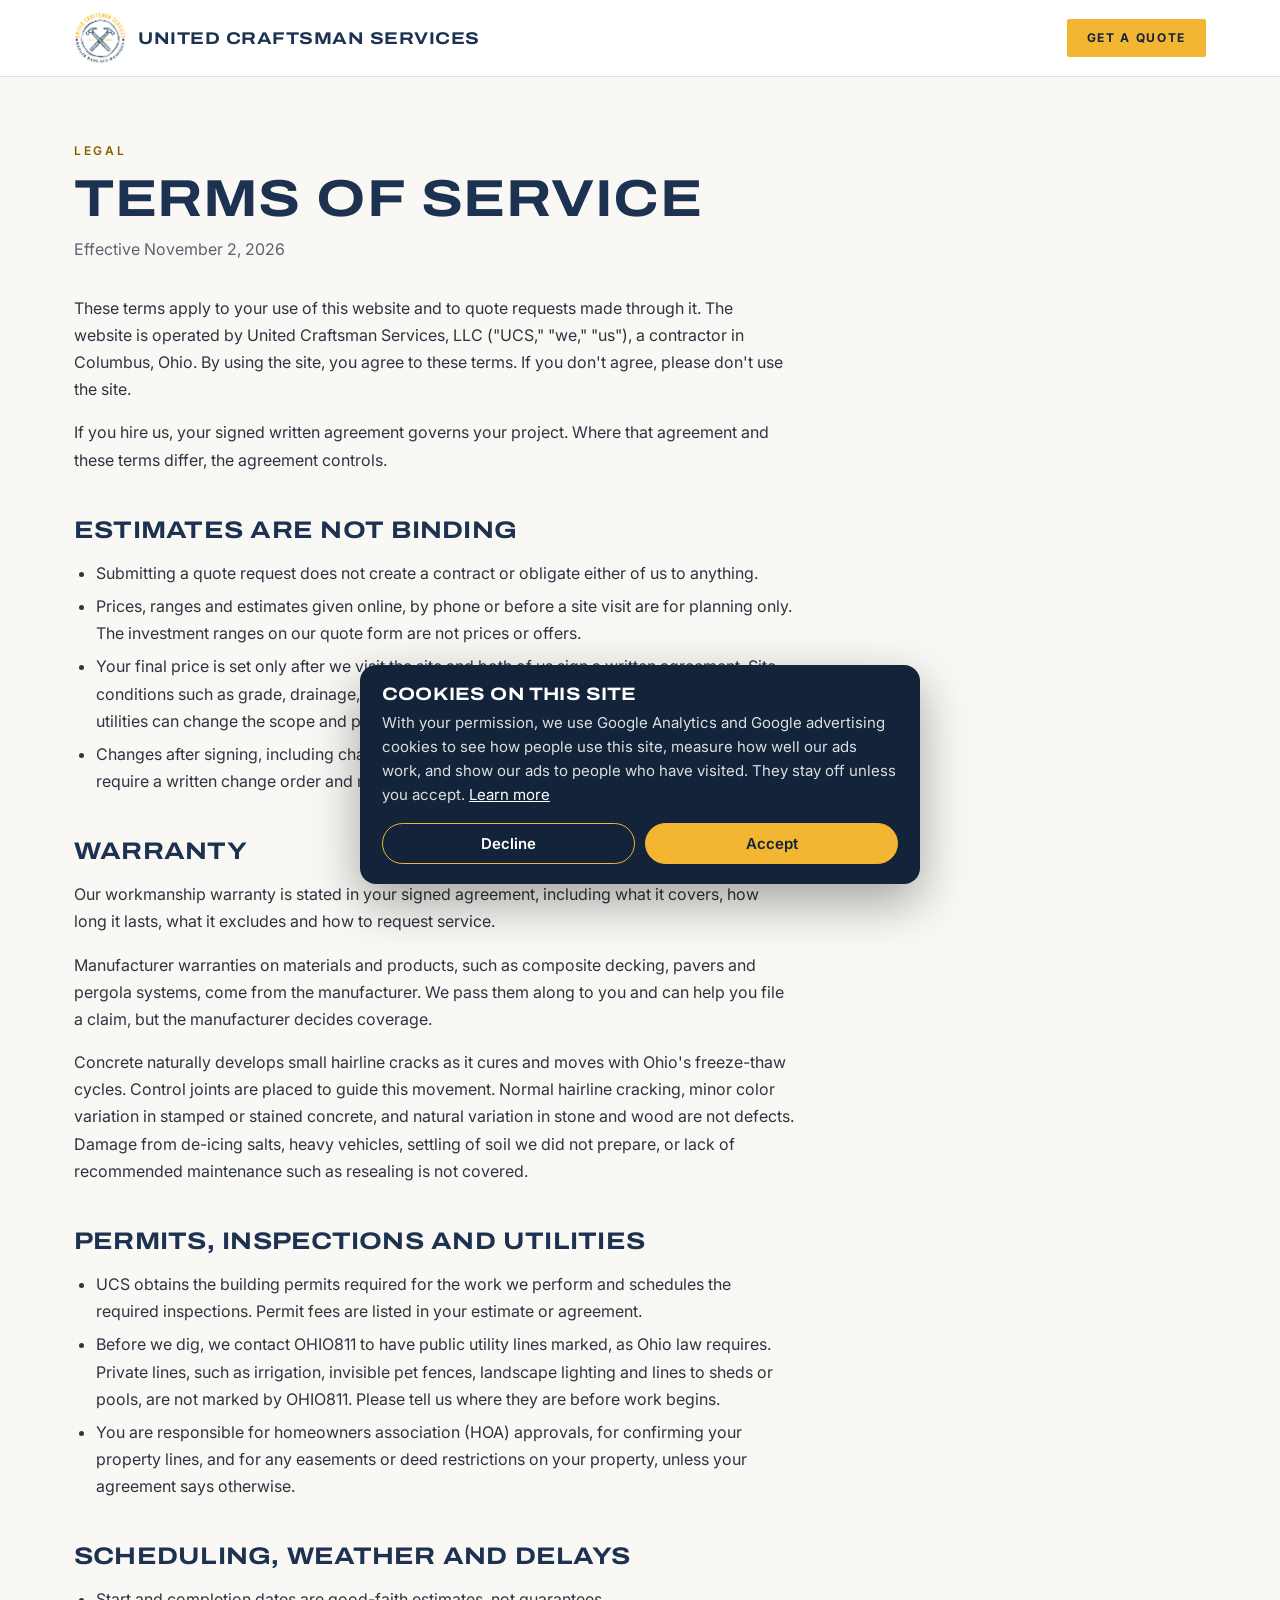
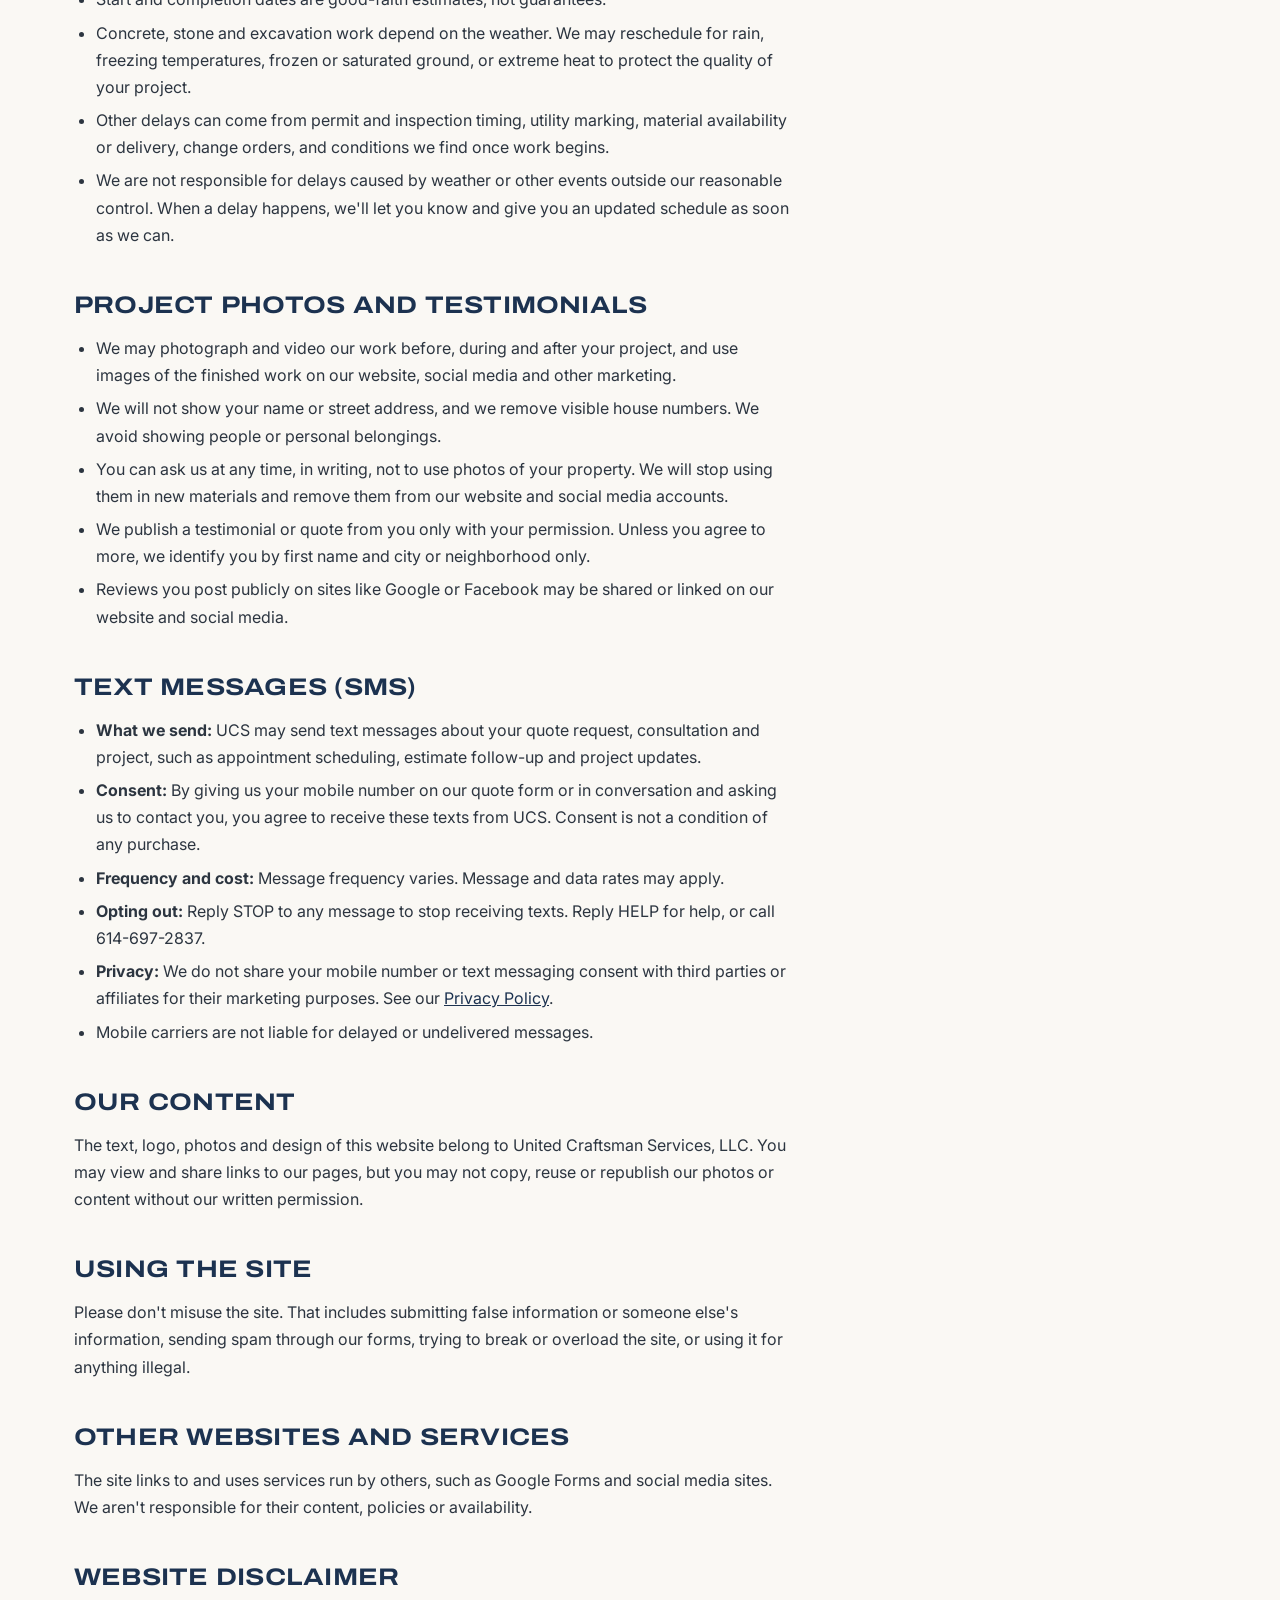
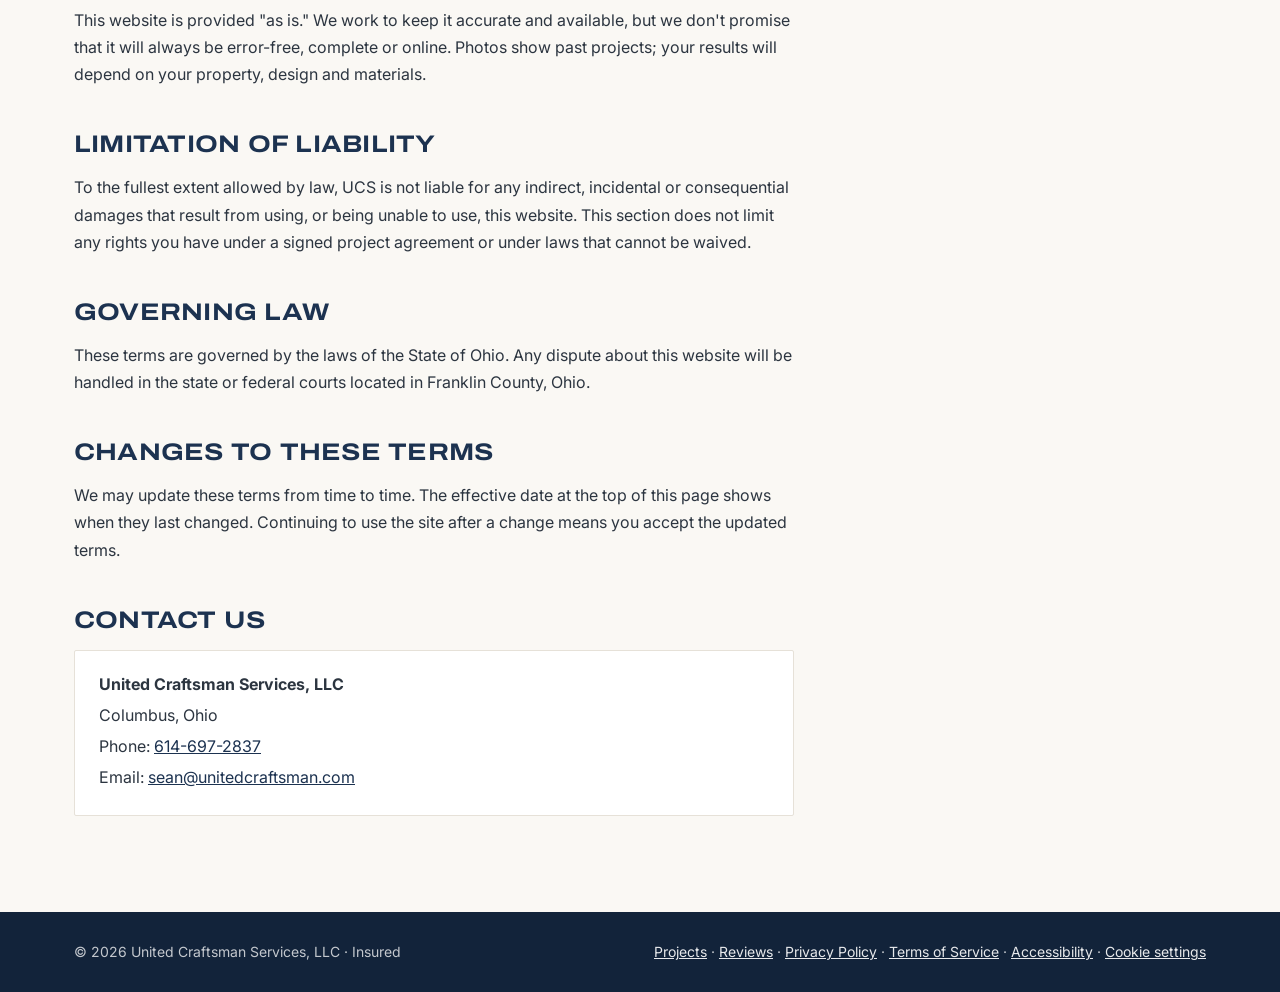
<file: terms.html>
<!doctype html>
<html lang="en">
<head>
  <meta charset="utf-8">
  <meta name="viewport" content="width=device-width, initial-scale=1">
  <script>
    // The old GitHub Pages address sends visitors to the same page on unitedcraftsman.com.
    if (location.hostname === 'saintconsulting.github.io') location.replace('https://unitedcraftsman.com' + location.pathname.replace(/^\/ucs-website1/, '') + location.search + location.hash);
  </script>
  <title>Terms of Service | United Craftsman Services</title>
  <meta name="description" content="Terms for using the United Craftsman Services website, requesting estimates, and how we handle permits, scheduling, warranties, photos and text messages.">
  <link rel="icon" href="images/logo.png">
  <link rel="preconnect" href="https://fonts.googleapis.com">
  <link rel="preconnect" href="https://fonts.gstatic.com" crossorigin>
  <link href="https://fonts.googleapis.com/css2?family=Archivo:wdth,wght@112..125,500..800&family=Inter:wght@400;500;600;700&display=swap" rel="stylesheet">
  <link rel="stylesheet" href="legal.css">
  <script src="site.js" defer></script>
</head>
<body>
<a href="#main" class="skip">Skip to main content</a>

<header>
  <div class="wrap nav">
    <a href="index.html" class="brand" aria-label="United Craftsman Services home">
      <img src="images/logo.png" alt="">
      <span>United Craftsman Services</span>
    </a>
    <a href="index.html#quote" class="btn">Get a Quote</a>
  </div>
</header>

<main id="main">
  <div class="wrap">
    <article>
      <div class="eyebrow">Legal</div>
      <h1>Terms of Service</h1>
      <p class="updated">Effective November 2, 2026</p>

      <p>These terms apply to your use of this website and to quote requests made through it. The website is operated by United Craftsman Services, LLC ("UCS," "we," "us"), a contractor in Columbus, Ohio. By using the site, you agree to these terms. If you don't agree, please don't use the site.</p>
      <p>If you hire us, your signed written agreement governs your project. Where that agreement and these terms differ, the agreement controls.</p>

      <h2 id="estimates">Estimates are not binding</h2>
      <ul>
        <li>Submitting a quote request does not create a contract or obligate either of us to anything.</li>
        <li>Prices, ranges and estimates given online, by phone or before a site visit are for planning only. The investment ranges on our quote form are not prices or offers.</li>
        <li>Your final price is set only after we visit the site and both of us sign a written agreement. Site conditions such as grade, drainage, soil, access, existing concrete to remove, and buried utilities can change the scope and price.</li>
        <li>Changes after signing, including changes to size, materials, colors, stamp patterns or design, require a written change order and may change the price and schedule.</li>
      </ul>

      <h2 id="warranty">Warranty</h2>
      <!-- TODO: paste UCS's actual warranty terms here (coverage, length, exclusions, how to make a claim). -->
      <p>Our workmanship warranty is stated in your signed agreement, including what it covers, how long it lasts, what it excludes and how to request service.</p>
      <p>Manufacturer warranties on materials and products, such as composite decking, pavers and pergola systems, come from the manufacturer. We pass them along to you and can help you file a claim, but the manufacturer decides coverage.</p>
      <p>Concrete naturally develops small hairline cracks as it cures and moves with Ohio's freeze-thaw cycles. Control joints are placed to guide this movement. Normal hairline cracking, minor color variation in stamped or stained concrete, and natural variation in stone and wood are not defects. Damage from de-icing salts, heavy vehicles, settling of soil we did not prepare, or lack of recommended maintenance such as resealing is not covered.</p>

      <h2 id="permits">Permits, inspections and utilities</h2>
      <ul>
        <li>UCS obtains the building permits required for the work we perform and schedules the required inspections. Permit fees are listed in your estimate or agreement.</li>
        <li>Before we dig, we contact OHIO811 to have public utility lines marked, as Ohio law requires. Private lines, such as irrigation, invisible pet fences, landscape lighting and lines to sheds or pools, are not marked by OHIO811. Please tell us where they are before work begins.</li>
        <li>You are responsible for homeowners association (HOA) approvals, for confirming your property lines, and for any easements or deed restrictions on your property, unless your agreement says otherwise.</li>
      </ul>

      <h2 id="scheduling">Scheduling, weather and delays</h2>
      <ul>
        <li>Start and completion dates are good-faith estimates, not guarantees.</li>
        <li>Concrete, stone and excavation work depend on the weather. We may reschedule for rain, freezing temperatures, frozen or saturated ground, or extreme heat to protect the quality of your project.</li>
        <li>Other delays can come from permit and inspection timing, utility marking, material availability or delivery, change orders, and conditions we find once work begins.</li>
        <li>We are not responsible for delays caused by weather or other events outside our reasonable control. When a delay happens, we'll let you know and give you an updated schedule as soon as we can.</li>
      </ul>

      <h2 id="photos">Project photos and testimonials</h2>
      <ul>
        <li>We may photograph and video our work before, during and after your project, and use images of the finished work on our website, social media and other marketing.</li>
        <li>We will not show your name or street address, and we remove visible house numbers. We avoid showing people or personal belongings.</li>
        <li>You can ask us at any time, in writing, not to use photos of your property. We will stop using them in new materials and remove them from our website and social media accounts.</li>
        <li>We publish a testimonial or quote from you only with your permission. Unless you agree to more, we identify you by first name and city or neighborhood only.</li>
        <li>Reviews you post publicly on sites like Google or Facebook may be shared or linked on our website and social media.</li>
      </ul>

      <h2 id="sms">Text messages (SMS)</h2>
      <ul>
        <li><strong>What we send:</strong> UCS may send text messages about your quote request, consultation and project, such as appointment scheduling, estimate follow-up and project updates.</li>
        <li><strong>Consent:</strong> By giving us your mobile number on our quote form or in conversation and asking us to contact you, you agree to receive these texts from UCS. Consent is not a condition of any purchase.</li>
        <li><strong>Frequency and cost:</strong> Message frequency varies. Message and data rates may apply.</li>
        <li><strong>Opting out:</strong> Reply STOP to any message to stop receiving texts. Reply HELP for help, or call 614-697-2837.</li>
        <li><strong>Privacy:</strong> We do not share your mobile number or text messaging consent with third parties or affiliates for their marketing purposes. See our <a href="privacy.html#sms">Privacy Policy</a>.</li>
        <li>Mobile carriers are not liable for delayed or undelivered messages.</li>
      </ul>

      <h2>Our content</h2>
      <p>The text, logo, photos and design of this website belong to United Craftsman Services, LLC. You may view and share links to our pages, but you may not copy, reuse or republish our photos or content without our written permission.</p>

      <h2>Using the site</h2>
      <p>Please don't misuse the site. That includes submitting false information or someone else's information, sending spam through our forms, trying to break or overload the site, or using it for anything illegal.</p>

      <h2>Other websites and services</h2>
      <p>The site links to and uses services run by others, such as Google Forms and social media sites. We aren't responsible for their content, policies or availability.</p>

      <h2>Website disclaimer</h2>
      <p>This website is provided "as is." We work to keep it accurate and available, but we don't promise that it will always be error-free, complete or online. Photos show past projects; your results will depend on your property, design and materials.</p>

      <h2>Limitation of liability</h2>
      <p>To the fullest extent allowed by law, UCS is not liable for any indirect, incidental or consequential damages that result from using, or being unable to use, this website. This section does not limit any rights you have under a signed project agreement or under laws that cannot be waived.</p>

      <h2>Governing law</h2>
      <p>These terms are governed by the laws of the State of Ohio. Any dispute about this website will be handled in the state or federal courts located in Franklin County, Ohio.</p>

      <h2>Changes to these terms</h2>
      <p>We may update these terms from time to time. The effective date at the top of this page shows when they last changed. Continuing to use the site after a change means you accept the updated terms.</p>

      <h2>Contact us</h2>
      <div class="contact-card">
        <p><strong>United Craftsman Services, LLC</strong></p>
        <p>Columbus, Ohio</p>
        <p>Phone: <a href="tel:+16146972837">614-697-2837</a></p>
        <p>Email: <a href="mailto:sean@unitedcraftsman.com">sean@unitedcraftsman.com</a></p>
      </div>
    </article>
  </div>
</main>

<footer>
  <div class="wrap">
    <span>&copy; 2026 United Craftsman Services, LLC · Insured</span>
    <span><a href="projects.html">Projects</a> · <a href="reviews.html">Reviews</a> · <a href="privacy.html">Privacy Policy</a> · <a href="terms.html" aria-current="page">Terms of Service</a> · <a href="accessibility.html">Accessibility</a><span data-cookie-settings hidden> · <a href="#">Cookie settings</a></span></span>
  </div>
</footer>
<script src="https://widgets.leadconnectorhq.com/loader.js" data-resources-url="https://widgets.leadconnectorhq.com/chat-widget/loader.js" data-widget-id="6af0c9473a2deede2afa7ef4"></script>
</body>
</html>
</file>
<file: legal.css>
/* Shared styles for the Privacy, Terms and Accessibility pages. Colors match index.html. */
:root {
  color-scheme: light;
  --navy: #1c3250;
  --navy-deep: #12233a;
  --gold: #f2b632;
  --gold-hover: #e0a31c;
  --gold-ink: #8a5f00;
  --bg: #faf8f4;
  --surface: #ffffff;
  --ink: #18202b;
  --muted: #5a6370;
  --line: #e6e1d8;
}

* { box-sizing: border-box; }
[hidden] { display: none !important; }
body {
  margin: 0;
  background: var(--bg);
  color: var(--ink);
  font-family: Inter, system-ui, -apple-system, "Segoe UI", sans-serif;
  font-size: 16px;
  line-height: 1.7;
  -webkit-font-smoothing: antialiased;
}
a { color: var(--navy); }
a:focus-visible, .btn:focus-visible { outline: 3px solid var(--gold); outline-offset: 3px; }
.wrap { max-width: 1180px; margin: 0 auto; padding: 0 24px; }

.skip {
  position: absolute; left: 16px; top: -60px; z-index: 60;
  background: var(--gold); color: var(--navy-deep); padding: 10px 16px; border-radius: 8px; font-weight: 600;
}
.skip:focus { top: 12px; }

header { background: var(--surface); border-bottom: 1px solid var(--line); }
.nav { display: flex; align-items: center; justify-content: space-between; gap: 16px; height: 76px; }
.brand { display: flex; align-items: center; gap: 12px; text-decoration: none; }
.brand img { width: 52px; height: 52px; object-fit: contain; }
.brand span {
  font-family: Archivo, Inter, sans-serif; font-stretch: 118%; font-weight: 700; text-transform: uppercase;
  font-size: 17px; line-height: 1; letter-spacing: .03em; color: var(--navy);
}
.btn {
  display: inline-flex; align-items: center; padding: 13px 20px; border-radius: 2px;
  background: var(--gold); color: var(--navy-deep); font-weight: 700; font-size: 12px; line-height: 1;
  letter-spacing: .14em; text-transform: uppercase; text-decoration: none;
}
.btn:hover { background: var(--gold-hover); }

main { padding: 64px 0 96px; }
article { max-width: 720px; }
.eyebrow { font-size: 12px; font-weight: 600; letter-spacing: .22em; text-transform: uppercase; color: var(--gold-ink); }
h1, h2 {
  font-family: Archivo, Inter, sans-serif; font-stretch: 118%; font-weight: 700; text-transform: uppercase;
  color: var(--navy); line-height: 1.08; letter-spacing: .01em; text-wrap: balance;
}
h1 { font-size: clamp(32px, 5vw, 52px); margin: 10px 0 8px; }
h2 { font-size: 24px; margin: 44px 0 10px; }
.updated { color: var(--muted); margin: 0 0 32px; }
p, li { color: #2c3540; }
ul { padding-left: 22px; }
li { margin-bottom: 6px; }
.contact-card {
  margin-top: 16px; padding: 20px 24px; background: var(--surface);
  border: 1px solid var(--line); border-radius: 2px;
}
.contact-card p { margin: 0 0 4px; }

footer { background: var(--navy-deep); color: rgba(255,255,255,.75); padding: 28px 0; font-size: 14px; }
footer .wrap { display: flex; flex-wrap: wrap; justify-content: space-between; gap: 8px 24px; }
footer a { color: rgba(255,255,255,.9); }
footer a:hover { color: var(--gold); }

@media (max-width: 560px) {
  .wrap { padding: 0 16px; }
  .brand span { font-size: 17px; }
  .brand img { width: 44px; height: 44px; }
  .btn { padding: 10px 14px; font-size: 14px; }
}
</file>
